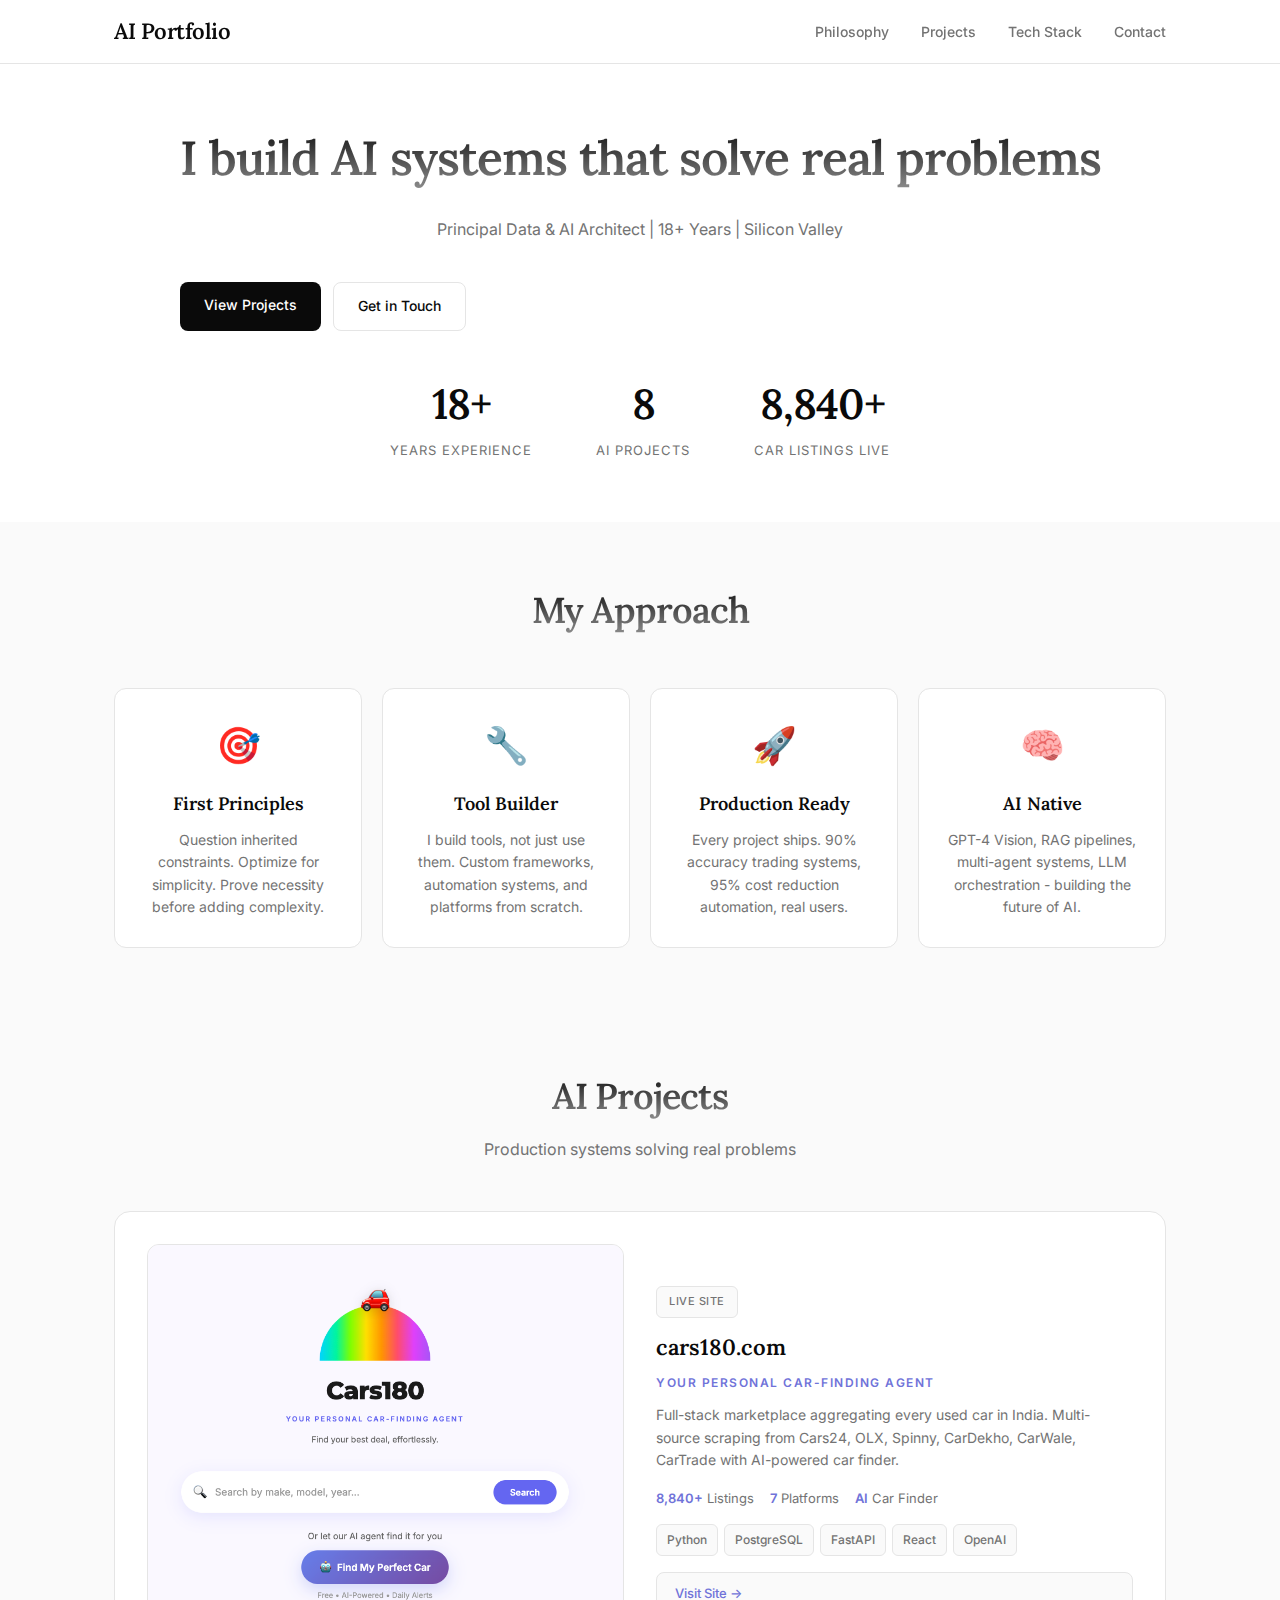
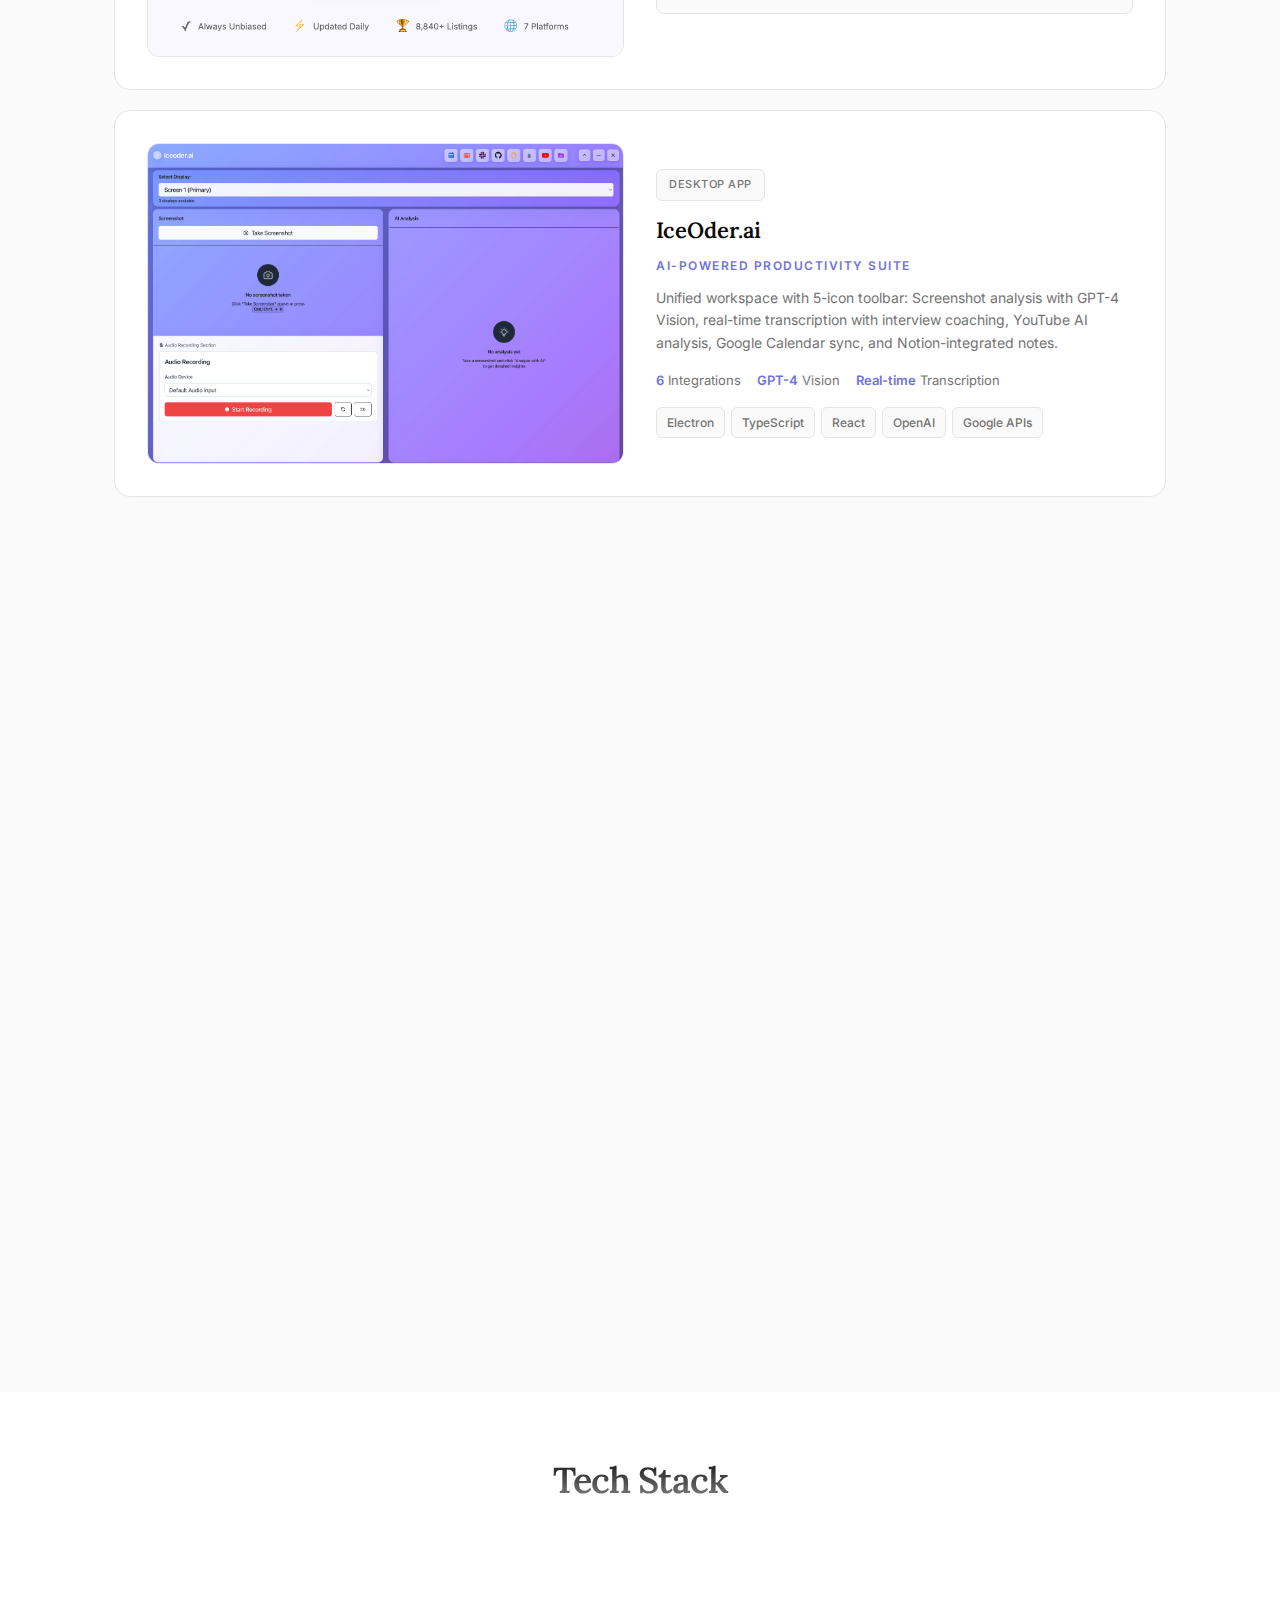
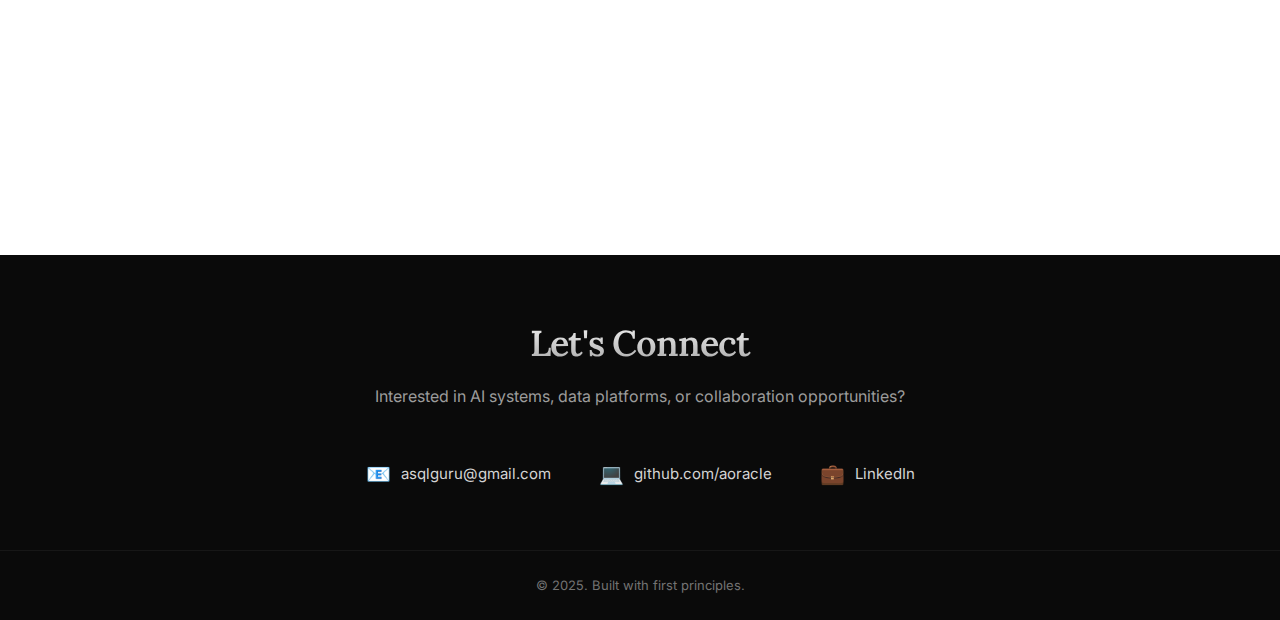
<file: index.html>
<!DOCTYPE html>
<html lang="en">
<head>
    <meta charset="UTF-8">
    <meta name="viewport" content="width=device-width, initial-scale=1.0">
    <title>AI Systems Builder | Portfolio</title>
    <meta name="description" content="Principal Data & AI Architect with 18+ years building production AI systems">
    <link rel="preconnect" href="https://fonts.googleapis.com">
    <link rel="preconnect" href="https://fonts.gstatic.com" crossorigin>
    <link href="https://fonts.googleapis.com/css2?family=Inter:wght@400;500;600;700&family=Lora:wght@500;600;700&display=swap" rel="stylesheet">
    <link rel="stylesheet" href="css/style.css">
</head>
<body>
    <!-- Navigation -->
    <nav class="navbar">
        <div class="nav-container">
            <a href="#" class="nav-logo">AI Portfolio</a>
            <ul class="nav-menu">
                <li><a href="#philosophy">Philosophy</a></li>
                <li><a href="#projects">Projects</a></li>
                <li><a href="#tech">Tech Stack</a></li>
                <li><a href="#contact">Contact</a></li>
            </ul>
            <button class="nav-toggle" aria-label="Toggle menu">
                <span></span>
                <span></span>
                <span></span>
            </button>
        </div>
    </nav>

    <!-- Hero Section -->
    <section id="hero" class="hero">
        <div class="hero-content">
            <h1 class="hero-title">I build AI systems that solve real problems</h1>
            <p class="hero-description">Principal Data & AI Architect | 18+ Years | Silicon Valley</p>
            <div class="hero-cta">
                <a href="#projects" class="btn btn-primary">View Projects</a>
                <a href="#contact" class="btn btn-secondary">Get in Touch</a>
            </div>
        </div>
        <div class="hero-stats">
            <div class="stat">
                <span class="stat-number">18+</span>
                <span class="stat-label">Years Experience</span>
            </div>
            <div class="stat">
                <span class="stat-number">8</span>
                <span class="stat-label">AI Projects</span>
            </div>
            <div class="stat">
                <span class="stat-number">8,840+</span>
                <span class="stat-label">Car Listings Live</span>
            </div>
        </div>
    </section>

    <!-- Philosophy Section -->
    <section id="philosophy" class="philosophy">
        <div class="container">
            <h2 class="section-title">My Approach</h2>
            <div class="philosophy-grid">
                <div class="philosophy-card">
                    <div class="philosophy-icon">🎯</div>
                    <h3>First Principles</h3>
                    <p>Question inherited constraints. Optimize for simplicity. Prove necessity before adding complexity.</p>
                </div>
                <div class="philosophy-card">
                    <div class="philosophy-icon">🔧</div>
                    <h3>Tool Builder</h3>
                    <p>I build tools, not just use them. Custom frameworks, automation systems, and platforms from scratch.</p>
                </div>
                <div class="philosophy-card">
                    <div class="philosophy-icon">🚀</div>
                    <h3>Production Ready</h3>
                    <p>Every project ships. 90% accuracy trading systems, 95% cost reduction automation, real users.</p>
                </div>
                <div class="philosophy-card">
                    <div class="philosophy-icon">🧠</div>
                    <h3>AI Native</h3>
                    <p>GPT-4 Vision, RAG pipelines, multi-agent systems, LLM orchestration - building the future of AI.</p>
                </div>
            </div>
        </div>
    </section>

    <!-- Projects Section -->
    <section id="projects" class="projects">
        <div class="container">
            <h2 class="section-title">AI Projects</h2>
            <p class="section-subtitle">Production systems solving real problems</p>

            <div class="projects-grid">
                <!-- Project 1: cars180 -->
                <div class="project-card-showcase">
                    <div class="showcase-preview">
                        <a href="https://cars180.com" target="_blank">
                            <img src="images/projects/cars180-preview.png" alt="Cars180 - Your Personal Car-Finding Agent" class="showcase-image">
                        </a>
                    </div>
                    <div class="showcase-content">
                        <div class="project-badge">Live Site</div>
                        <h3 class="project-title has-tooltip">
                            <a href="https://cars180.com" target="_blank" class="project-link-dark">cars180.com</a>
                            <div class="tooltip">
                                <strong>Full-Stack Car Marketplace Platform</strong>
                                <p>Aggregates used car listings from 7+ platforms (Cars24, OLX, Spinny, CarDekho, CarWale, CarTrade, Facebook) into one unified search.</p>
                                <ul>
                                    <li><strong>AI Buyer Agent:</strong> Natural language car finder powered by OpenAI</li>
                                    <li><strong>Smart Scraping:</strong> Multi-source collectors with deduplication</li>
                                    <li><strong>140-column DB:</strong> Unified vehicle schema with price history</li>
                                    <li><strong>Daily Updates:</strong> Automated refresh of all listings</li>
                                </ul>
                                <span class="tooltip-tech">Python • FastAPI • PostgreSQL • React • OpenAI</span>
                            </div>
                        </h3>
                        <p class="project-tagline-dark">Your Personal Car-Finding Agent</p>
                        <p class="project-description">Full-stack marketplace aggregating every used car in India. Multi-source scraping from Cars24, OLX, Spinny, CarDekho, CarWale, CarTrade with AI-powered car finder.</p>
                        <div class="project-metrics">
                            <span class="metric"><strong>8,840+</strong> Listings</span>
                            <span class="metric"><strong>7</strong> Platforms</span>
                            <span class="metric"><strong>AI</strong> Car Finder</span>
                        </div>
                        <div class="project-tech">
                            <span class="tech-badge">Python</span>
                            <span class="tech-badge">PostgreSQL</span>
                            <span class="tech-badge">FastAPI</span>
                            <span class="tech-badge">React</span>
                            <span class="tech-badge">OpenAI</span>
                        </div>
                        <a href="https://cars180.com" target="_blank" class="btn-visit-dark">Visit Site →</a>
                    </div>
                </div>

                <!-- Project 2: IceOder.ai -->
                <div class="project-card-showcase">
                    <div class="showcase-preview">
                        <img src="images/projects/iceoder-preview.png" alt="IceOder.ai - AI-Powered Productivity Suite" class="showcase-image clickable-image" onclick="openLightbox(this.src)">
                    </div>
                    <div class="showcase-content">
                        <div class="project-badge">Desktop App</div>
                        <h3 class="project-title has-tooltip">
                            IceOder.ai
                            <div class="tooltip">
                                <strong>AI-Powered Productivity Suite</strong>
                                <p>Comprehensive desktop app combining screenshot analysis, live transcription, and productivity integrations.</p>
                                <ul>
                                    <li><strong>Screenshot Analysis:</strong> GPT-4 Vision with follow-up chat</li>
                                    <li><strong>Live Transcription:</strong> Real-time speech-to-text with speaker diarization</li>
                                    <li><strong>Interview Coaching:</strong> AI-powered response suggestions and question detection</li>
                                    <li><strong>YouTube Analysis:</strong> Full transcript extraction, AI summaries, word clouds</li>
                                    <li><strong>Notion Integration:</strong> Smart notes saved directly to your database</li>
                                    <li><strong>Calendar Sync:</strong> Google Calendar weekly view</li>
                                </ul>
                                <span class="tooltip-tech">Electron • TypeScript • React • OpenAI • Google APIs • Notion API</span>
                            </div>
                        </h3>
                        <p class="project-tagline-dark">AI-Powered Productivity Suite</p>
                        <p class="project-description">Unified workspace with 5-icon toolbar: Screenshot analysis with GPT-4 Vision, real-time transcription with interview coaching, YouTube AI analysis, Google Calendar sync, and Notion-integrated notes.</p>
                        <div class="project-metrics">
                            <span class="metric"><strong>6</strong> Integrations</span>
                            <span class="metric"><strong>GPT-4</strong> Vision</span>
                            <span class="metric"><strong>Real-time</strong> Transcription</span>
                        </div>
                        <div class="project-tech">
                            <span class="tech-badge">Electron</span>
                            <span class="tech-badge">TypeScript</span>
                            <span class="tech-badge">React</span>
                            <span class="tech-badge">OpenAI</span>
                            <span class="tech-badge">Google APIs</span>
                        </div>
                    </div>
                </div>

                <!-- Project 3: SPX Trading -->
                <div class="project-card">
                    <div class="project-badge">90% Accuracy</div>
                    <h3 class="project-title has-tooltip">SPX Trading System
                        <div class="tooltip">
                            <strong>Real-Time S&P 500 Prediction System</strong>
                            <p>Comprehensive trading analysis with 90% accuracy on 20+ point moves.</p>
                            <ul>
                                <li><strong>Live Predictor:</strong> 60-second prediction cycles with confidence scoring</li>
                                <li><strong>Multi-LLM:</strong> OpenAI, Ollama, and local model support</li>
                                <li><strong>Triple Barrier:</strong> ML labeling framework preventing lookahead bias</li>
                                <li><strong>Level Analysis:</strong> Support/resistance with 52-58% directional accuracy</li>
                                <li><strong>Pattern Detection:</strong> Shendi, Shepti, Doji candlestick recognition</li>
                            </ul>
                            <span class="tooltip-tech">Python • ML • ThetaData • OpenAI • Ollama</span>
                        </div>
                    </h3>
                    <p class="project-description">Real-time S&P 500 prediction system with 90% accuracy on 20+ point moves. Multi-LLM support, triple barrier labeling, automated analysis.</p>
                    <div class="project-metrics">
                        <span class="metric"><strong>90%</strong> Accuracy</span>
                        <span class="metric"><strong>60s</strong> Predictions</span>
                        <span class="metric"><strong>Multi-LLM</strong> Support</span>
                    </div>
                    <div class="project-tech">
                        <span class="tech-badge">Python</span>
                        <span class="tech-badge">ML</span>
                        <span class="tech-badge">ThetaData</span>
                        <span class="tech-badge">OpenAI</span>
                    </div>
                </div>

                <!-- Project 4: LinkedIn Automation -->
                <div class="project-card">
                    <div class="project-badge">95% Cost Reduction</div>
                    <h3 class="project-title has-tooltip">LinkedIn Job Automation
                        <div class="tooltip">
                            <strong>Self-Learning Job Application System</strong>
                            <p>Intelligent automation with 95% token reduction vs traditional approaches.</p>
                            <ul>
                                <li><strong>Smart Targeting:</strong> 50 tokens vs 2,500 traditional (95% reduction)</li>
                                <li><strong>Element Registry:</strong> 150+ LinkedIn UI elements auto-discovered</li>
                                <li><strong>Self-Learning:</strong> Adapts to new UI patterns automatically</li>
                                <li><strong>Cost Efficient:</strong> $0.03-$0.05 per session vs $1.25 traditional</li>
                            </ul>
                            <span class="tooltip-tech">Python • Playwright • OpenAI • Browser-Use</span>
                        </div>
                    </h3>
                    <p class="project-description">Self-learning job application system with 95% token reduction. Smart element targeting, auto-discovered UI registry of 150+ elements.</p>
                    <div class="project-metrics">
                        <span class="metric"><strong>95%</strong> Token Reduction</span>
                        <span class="metric"><strong>$0.03</strong> Per Session</span>
                        <span class="metric"><strong>150+</strong> UI Elements</span>
                    </div>
                    <div class="project-tech">
                        <span class="tech-badge">Python</span>
                        <span class="tech-badge">Playwright</span>
                        <span class="tech-badge">OpenAI</span>
                        <span class="tech-badge">Browser-Use</span>
                    </div>
                </div>

                <!-- Project 5: WhatsApp Summarizer -->
                <div class="project-card">
                    <div class="project-badge">100% Success Rate</div>
                    <h3 class="project-title has-tooltip">WhatsApp Summarizer
                        <div class="tooltip">
                            <strong>3-Agent Automation System</strong>
                            <p>Fully automated WhatsApp conversation capture and AI summarization.</p>
                            <ul>
                                <li><strong>Agent 1 (Controller):</strong> WhatsApp navigation, group selection, scrolling</li>
                                <li><strong>Agent 2 (Capture):</strong> Synchronized screenshot capture</li>
                                <li><strong>Agent 3 (Analyzer):</strong> GPT-4 Vision real-time analysis</li>
                                <li><strong>100% Success:</strong> Comprehensive end-to-end testing passed</li>
                            </ul>
                            <span class="tooltip-tech">Python • GPT-4 Vision • Multi-Agent • Automation</span>
                        </div>
                    </h3>
                    <p class="project-description">3-agent automation system for WhatsApp conversation capture and AI summarization. Controller, screenshot taker, and GPT-4 Vision analyzer.</p>
                    <div class="project-metrics">
                        <span class="metric"><strong>3</strong> Agents</span>
                        <span class="metric"><strong>100%</strong> Success</span>
                        <span class="metric"><strong>&lt;1min</strong> Per Group</span>
                    </div>
                    <div class="project-tech">
                        <span class="tech-badge">Python</span>
                        <span class="tech-badge">GPT-4 Vision</span>
                        <span class="tech-badge">Multi-Agent</span>
                    </div>
                </div>

                <!-- Project 6: YouTube AI Suite -->
                <div class="project-card">
                    <div class="project-badge">Production</div>
                    <h3 class="project-title has-tooltip">YouTube AI Suite
                        <div class="tooltip">
                            <strong>Comprehensive YouTube Analysis Platform</strong>
                            <p>Three integrated tools for YouTube content analysis and summarization.</p>
                            <ul>
                                <li><strong>TubeBrain:</strong> Transcript extraction + GPT-4 summaries + word clouds</li>
                                <li><strong>News Feed:</strong> Transform subscriptions into AI-powered news digest</li>
                                <li><strong>Transcriber:</strong> Multi-language support with Notion export</li>
                                <li><strong>Sentiment:</strong> Video tone analysis and discussion questions</li>
                            </ul>
                            <span class="tooltip-tech">Python • Flask • GPT-4 • YouTube API • WordCloud</span>
                        </div>
                    </h3>
                    <p class="project-description">Comprehensive YouTube analysis: transcript extraction, AI summaries with GPT-4, word cloud visualization, sentiment analysis, action items.</p>
                    <div class="project-metrics">
                        <span class="metric"><strong>3</strong> Tools Combined</span>
                        <span class="metric"><strong>$0.002</strong> Per Video</span>
                        <span class="metric"><strong>Multi-lang</strong> Support</span>
                    </div>
                    <div class="project-tech">
                        <span class="tech-badge">Python</span>
                        <span class="tech-badge">Flask</span>
                        <span class="tech-badge">GPT-4</span>
                        <span class="tech-badge">YouTube API</span>
                    </div>
                </div>

                <!-- Project 7: Voice Clone -->
                <div class="project-card">
                    <div class="project-badge">Complete</div>
                    <h3 class="project-title has-tooltip">Voice Clone System
                        <div class="tooltip">
                            <strong>Concatenative Voice Synthesis</strong>
                            <p>Voice cloning system using only the target speaker's actual voice samples.</p>
                            <ul>
                                <li><strong>Speaker ID:</strong> Automatically identifies target speaker from video</li>
                                <li><strong>Voice Separation:</strong> Filters out interviewers and background</li>
                                <li><strong>Word Library:</strong> 306 unique words, 672 word versions extracted</li>
                                <li><strong>High Quality:</strong> 48kHz sample rate with proper fade in/out</li>
                            </ul>
                            <span class="tooltip-tech">Python • Audio Processing • Speaker ID • Synthesis</span>
                        </div>
                    </h3>
                    <p class="project-description">Voice cloning using concatenative synthesis. Speaker identification, voice separation, word library of 306 unique words from source audio.</p>
                    <div class="project-metrics">
                        <span class="metric"><strong>306</strong> Words</span>
                        <span class="metric"><strong>672</strong> Versions</span>
                        <span class="metric"><strong>48kHz</strong> Quality</span>
                    </div>
                    <div class="project-tech">
                        <span class="tech-badge">Python</span>
                        <span class="tech-badge">Audio Processing</span>
                        <span class="tech-badge">Speaker ID</span>
                    </div>
                </div>

                <!-- Project 8: DBValidator -->
                <div class="project-card">
                    <div class="project-badge">Production</div>
                    <h3 class="project-title has-tooltip">
                        <a href="projects/dbvalidator.html" class="project-link-dark">DBValidator</a>
                        <div class="tooltip">
                            <strong>Multi-Platform Database Validation</strong>
                            <p>Intelligent database validation tool with 4 matching modes.</p>
                            <ul>
                                <li><strong>Exact Match:</strong> Row-by-row comparison with hash validation</li>
                                <li><strong>Selective:</strong> Compare specific columns with tolerance</li>
                                <li><strong>DQ Rules:</strong> Data quality rule-based validation</li>
                                <li><strong>Adaptive:</strong> Handle transformations during migration</li>
                                <li><strong>122 Tests:</strong> 90 unit + 32 integration tests</li>
                            </ul>
                            <span class="tooltip-tech">Python • Oracle • Databricks • Snowflake • PostgreSQL</span>
                        </div>
                    </h3>
                    <p class="project-description">Multi-platform database validation with 4 modes: Exact Match, Selective, DQ Rules, Adaptive. Supports Oracle, Databricks, Snowflake, PostgreSQL.</p>
                    <div class="project-metrics">
                        <span class="metric"><strong>122</strong> Tests</span>
                        <span class="metric"><strong>4</strong> Modes</span>
                        <span class="metric"><strong>5</strong> Platforms</span>
                    </div>
                    <div class="project-tech">
                        <span class="tech-badge">Python</span>
                        <span class="tech-badge">Oracle</span>
                        <span class="tech-badge">Databricks</span>
                        <span class="tech-badge">Snowflake</span>
                    </div>
                </div>
            </div>
        </div>
    </section>

    <!-- Tech Stack Section -->
    <section id="tech" class="tech-stack">
        <div class="container">
            <h2 class="section-title">Tech Stack</h2>
            <div class="tech-categories">
                <div class="tech-category">
                    <h3>AI/ML</h3>
                    <div class="tech-list">
                        <span>OpenAI GPT-4</span>
                        <span>Amazon Bedrock</span>
                        <span>RAG Pipelines</span>
                        <span>LangChain</span>
                        <span>MLflow</span>
                        <span>Computer Vision</span>
                    </div>
                </div>
                <div class="tech-category">
                    <h3>Data Platforms</h3>
                    <div class="tech-list">
                        <span>Databricks</span>
                        <span>Snowflake</span>
                        <span>Spark</span>
                        <span>Trino</span>
                        <span>Airflow</span>
                        <span>Delta Lake</span>
                    </div>
                </div>
                <div class="tech-category">
                    <h3>Languages</h3>
                    <div class="tech-list">
                        <span>Python</span>
                        <span>SQL</span>
                        <span>TypeScript</span>
                        <span>Scala</span>
                        <span>Java</span>
                        <span>PySpark</span>
                    </div>
                </div>
                <div class="tech-category">
                    <h3>Infrastructure</h3>
                    <div class="tech-list">
                        <span>AWS</span>
                        <span>Kubernetes</span>
                        <span>Docker</span>
                        <span>Terraform</span>
                        <span>PostgreSQL</span>
                        <span>Redis</span>
                    </div>
                </div>
            </div>
        </div>
    </section>

    <!-- Contact Section -->
    <section id="contact" class="contact">
        <div class="container">
            <h2 class="section-title">Let's Connect</h2>
            <p class="contact-description">Interested in AI systems, data platforms, or collaboration opportunities?</p>
            <div class="contact-links">
                <a href="mailto:asqlguru@gmail.com" class="contact-link">
                    <span class="contact-icon">📧</span>
                    <span>asqlguru@gmail.com</span>
                </a>
                <a href="https://github.com/aoracle" target="_blank" class="contact-link">
                    <span class="contact-icon">💻</span>
                    <span>github.com/aoracle</span>
                </a>
                <a href="https://www.linkedin.com/in/claude-ai" target="_blank" class="contact-link">
                    <span class="contact-icon">💼</span>
                    <span>LinkedIn</span>
                </a>
            </div>
        </div>
    </section>

    <!-- Footer -->
    <footer class="footer">
        <div class="container">
            <p>&copy; 2025. Built with first principles.</p>
        </div>
    </footer>

    <!-- Lightbox Modal -->
    <div id="lightbox" class="lightbox" onclick="closeLightbox()">
        <span class="lightbox-close">&times;</span>
        <img id="lightbox-img" class="lightbox-content">
    </div>

    <script src="js/main.js"></script>
</body>
</html>
</file>
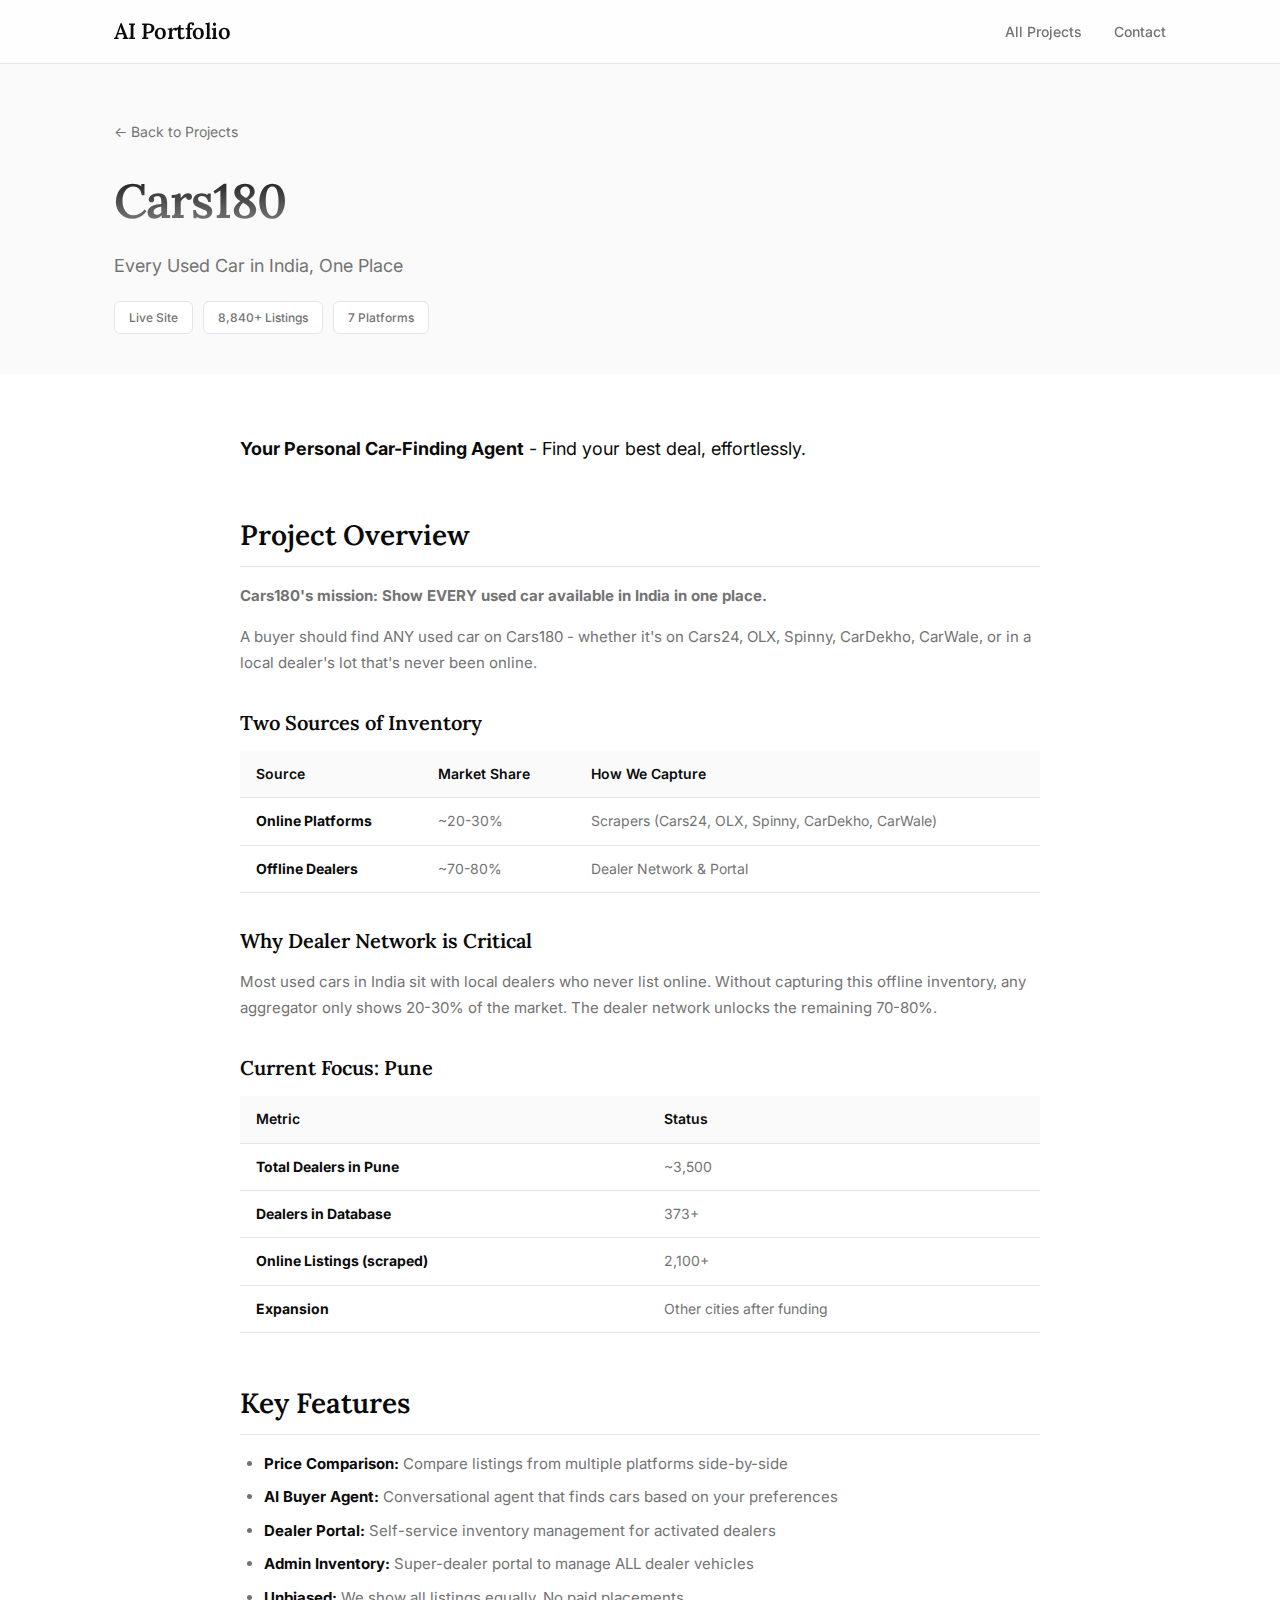
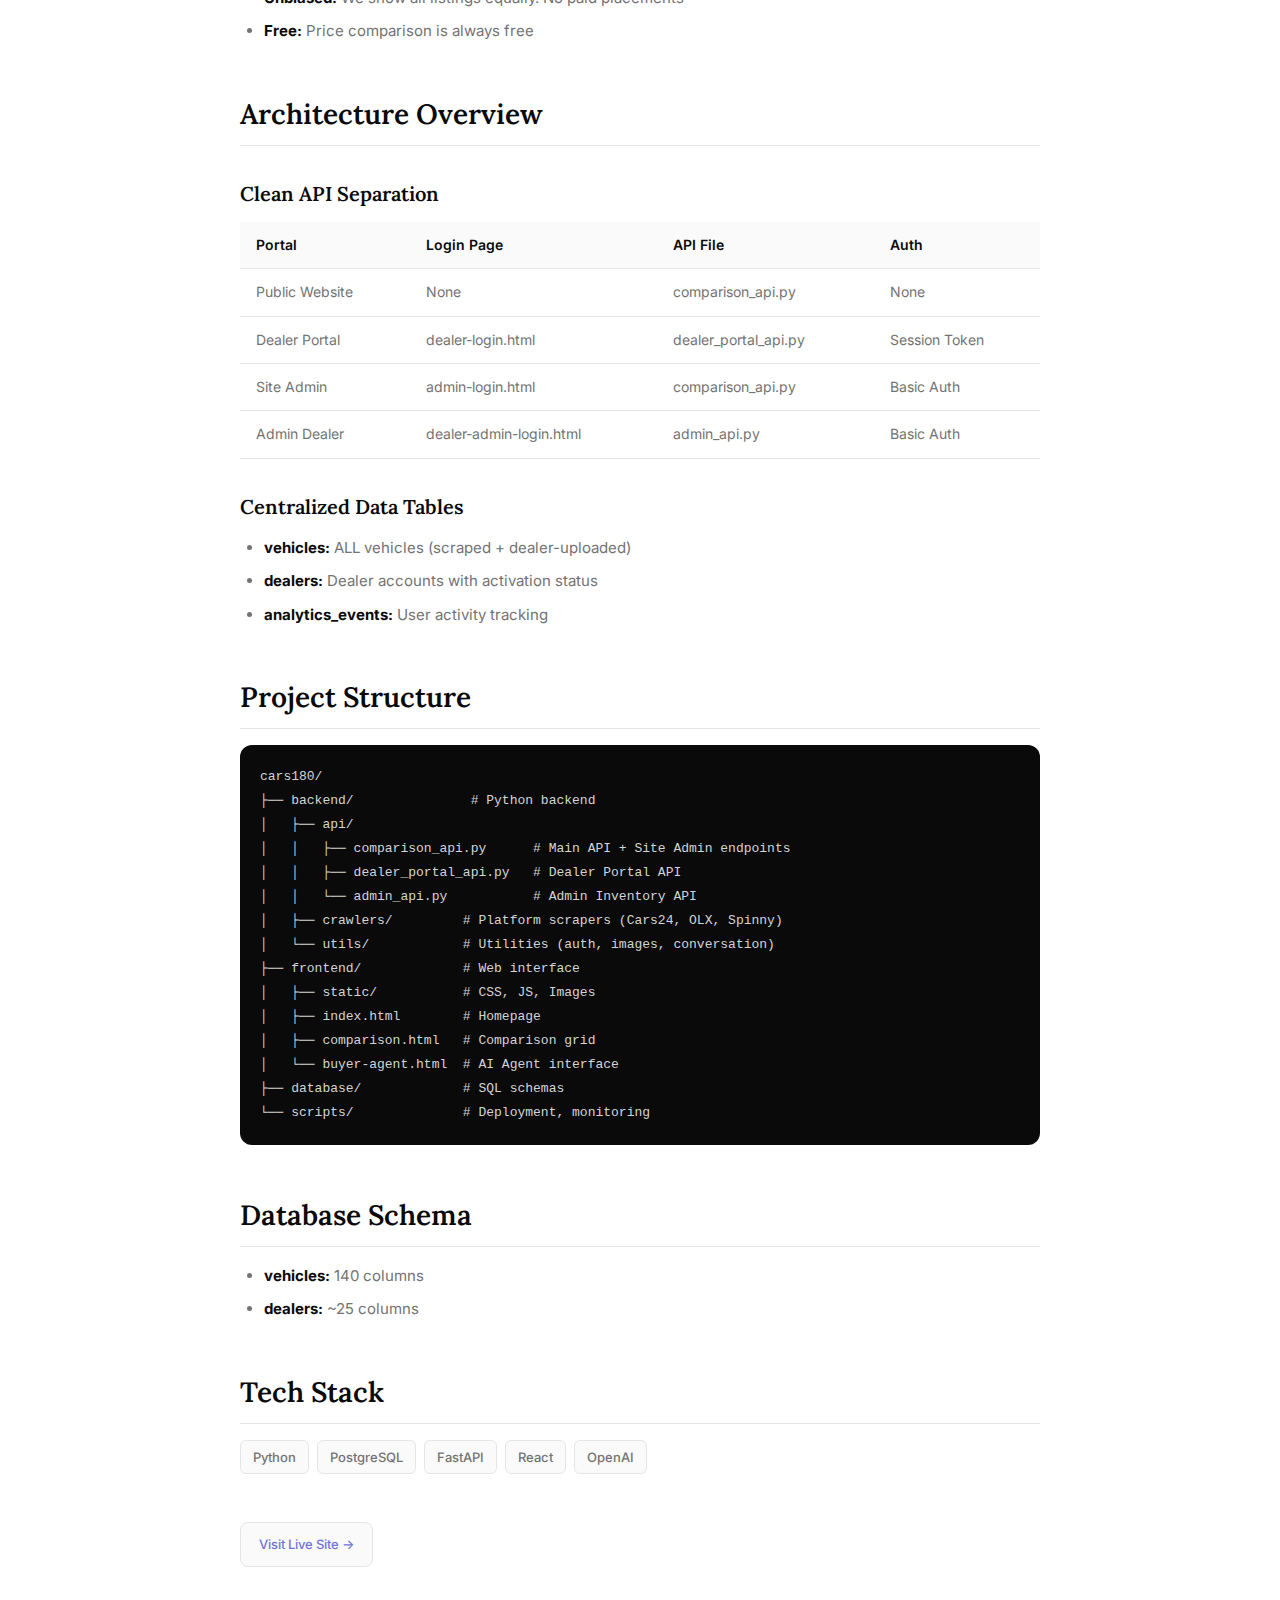
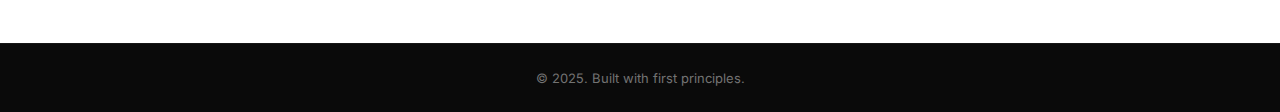
<file: projects/cars180.html>
<!DOCTYPE html>
<html lang="en">
<head>
    <meta charset="UTF-8">
    <meta name="viewport" content="width=device-width, initial-scale=1.0">
    <title>Cars180 | AI Portfolio</title>
    <link rel="preconnect" href="https://fonts.googleapis.com">
    <link rel="preconnect" href="https://fonts.gstatic.com" crossorigin>
    <link href="https://fonts.googleapis.com/css2?family=Inter:wght@400;500;600;700&family=Lora:wght@500;600;700&display=swap" rel="stylesheet">
    <link rel="stylesheet" href="../css/style.css">
    <link rel="stylesheet" href="../css/project-page.css">
</head>
<body>
    <nav class="navbar">
        <div class="nav-container">
            <a href="../index.html" class="nav-logo">AI Portfolio</a>
            <ul class="nav-menu">
                <li><a href="../index.html#projects">All Projects</a></li>
                <li><a href="../index.html#contact">Contact</a></li>
            </ul>
        </div>
    </nav>

    <section class="project-header">
        <div class="container">
            <a href="../index.html#projects" class="back-link">&larr; Back to Projects</a>
            <h1 class="project-page-title">Cars180</h1>
            <p class="project-page-tagline">Every Used Car in India, One Place</p>
            <div class="project-page-badges">
                <span class="badge">Live Site</span>
                <span class="badge">8,840+ Listings</span>
                <span class="badge">7 Platforms</span>
            </div>
        </div>
    </section>

    <section class="project-content">
        <div class="container">
            <div class="readme-content">
                <p class="lead"><strong>Your Personal Car-Finding Agent</strong> - Find your best deal, effortlessly.</p>

                <h2>Project Overview</h2>
                <p><strong>Cars180's mission: Show EVERY used car available in India in one place.</strong></p>
                <p>A buyer should find ANY used car on Cars180 - whether it's on Cars24, OLX, Spinny, CarDekho, CarWale, or in a local dealer's lot that's never been online.</p>

                <h3>Two Sources of Inventory</h3>
                <div class="mode-table">
                    <table>
                        <thead>
                            <tr><th>Source</th><th>Market Share</th><th>How We Capture</th></tr>
                        </thead>
                        <tbody>
                            <tr><td><strong>Online Platforms</strong></td><td>~20-30%</td><td>Scrapers (Cars24, OLX, Spinny, CarDekho, CarWale)</td></tr>
                            <tr><td><strong>Offline Dealers</strong></td><td>~70-80%</td><td>Dealer Network & Portal</td></tr>
                        </tbody>
                    </table>
                </div>

                <h3>Why Dealer Network is Critical</h3>
                <p>Most used cars in India sit with local dealers who never list online. Without capturing this offline inventory, any aggregator only shows 20-30% of the market. The dealer network unlocks the remaining 70-80%.</p>

                <h3>Current Focus: Pune</h3>
                <div class="mode-table">
                    <table>
                        <thead><tr><th>Metric</th><th>Status</th></tr></thead>
                        <tbody>
                            <tr><td><strong>Total Dealers in Pune</strong></td><td>~3,500</td></tr>
                            <tr><td><strong>Dealers in Database</strong></td><td>373+</td></tr>
                            <tr><td><strong>Online Listings (scraped)</strong></td><td>2,100+</td></tr>
                            <tr><td><strong>Expansion</strong></td><td>Other cities after funding</td></tr>
                        </tbody>
                    </table>
                </div>

                <h2>Key Features</h2>
                <ul>
                    <li><strong>Price Comparison:</strong> Compare listings from multiple platforms side-by-side</li>
                    <li><strong>AI Buyer Agent:</strong> Conversational agent that finds cars based on your preferences</li>
                    <li><strong>Dealer Portal:</strong> Self-service inventory management for activated dealers</li>
                    <li><strong>Admin Inventory:</strong> Super-dealer portal to manage ALL dealer vehicles</li>
                    <li><strong>Unbiased:</strong> We show all listings equally. No paid placements</li>
                    <li><strong>Free:</strong> Price comparison is always free</li>
                </ul>

                <h2>Architecture Overview</h2>
                <h3>Clean API Separation</h3>
                <div class="mode-table">
                    <table>
                        <thead><tr><th>Portal</th><th>Login Page</th><th>API File</th><th>Auth</th></tr></thead>
                        <tbody>
                            <tr><td>Public Website</td><td>None</td><td>comparison_api.py</td><td>None</td></tr>
                            <tr><td>Dealer Portal</td><td>dealer-login.html</td><td>dealer_portal_api.py</td><td>Session Token</td></tr>
                            <tr><td>Site Admin</td><td>admin-login.html</td><td>comparison_api.py</td><td>Basic Auth</td></tr>
                            <tr><td>Admin Dealer</td><td>dealer-admin-login.html</td><td>admin_api.py</td><td>Basic Auth</td></tr>
                        </tbody>
                    </table>
                </div>

                <h3>Centralized Data Tables</h3>
                <ul>
                    <li><strong>vehicles:</strong> ALL vehicles (scraped + dealer-uploaded)</li>
                    <li><strong>dealers:</strong> Dealer accounts with activation status</li>
                    <li><strong>analytics_events:</strong> User activity tracking</li>
                </ul>

                <h2>Project Structure</h2>
                <pre><code>cars180/
├── backend/               # Python backend
│   ├── api/
│   │   ├── comparison_api.py      # Main API + Site Admin endpoints
│   │   ├── dealer_portal_api.py   # Dealer Portal API
│   │   └── admin_api.py           # Admin Inventory API
│   ├── crawlers/         # Platform scrapers (Cars24, OLX, Spinny)
│   └── utils/            # Utilities (auth, images, conversation)
├── frontend/             # Web interface
│   ├── static/           # CSS, JS, Images
│   ├── index.html        # Homepage
│   ├── comparison.html   # Comparison grid
│   └── buyer-agent.html  # AI Agent interface
├── database/             # SQL schemas
└── scripts/              # Deployment, monitoring</code></pre>

                <h2>Database Schema</h2>
                <ul>
                    <li><strong>vehicles:</strong> 140 columns</li>
                    <li><strong>dealers:</strong> ~25 columns</li>
                </ul>

                <h2>Tech Stack</h2>
                <div class="tech-badges">
                    <span class="tech-badge">Python</span>
                    <span class="tech-badge">PostgreSQL</span>
                    <span class="tech-badge">FastAPI</span>
                    <span class="tech-badge">React</span>
                    <span class="tech-badge">OpenAI</span>
                </div>

                <p style="margin-top: 32px;"><a href="https://cars180.com" target="_blank" class="btn-visit-dark">Visit Live Site &rarr;</a></p>
            </div>
        </div>
    </section>

    <footer class="footer">
        <div class="container">
            <p>&copy; 2025. Built with first principles.</p>
        </div>
    </footer>
</body>
</html>
</file>
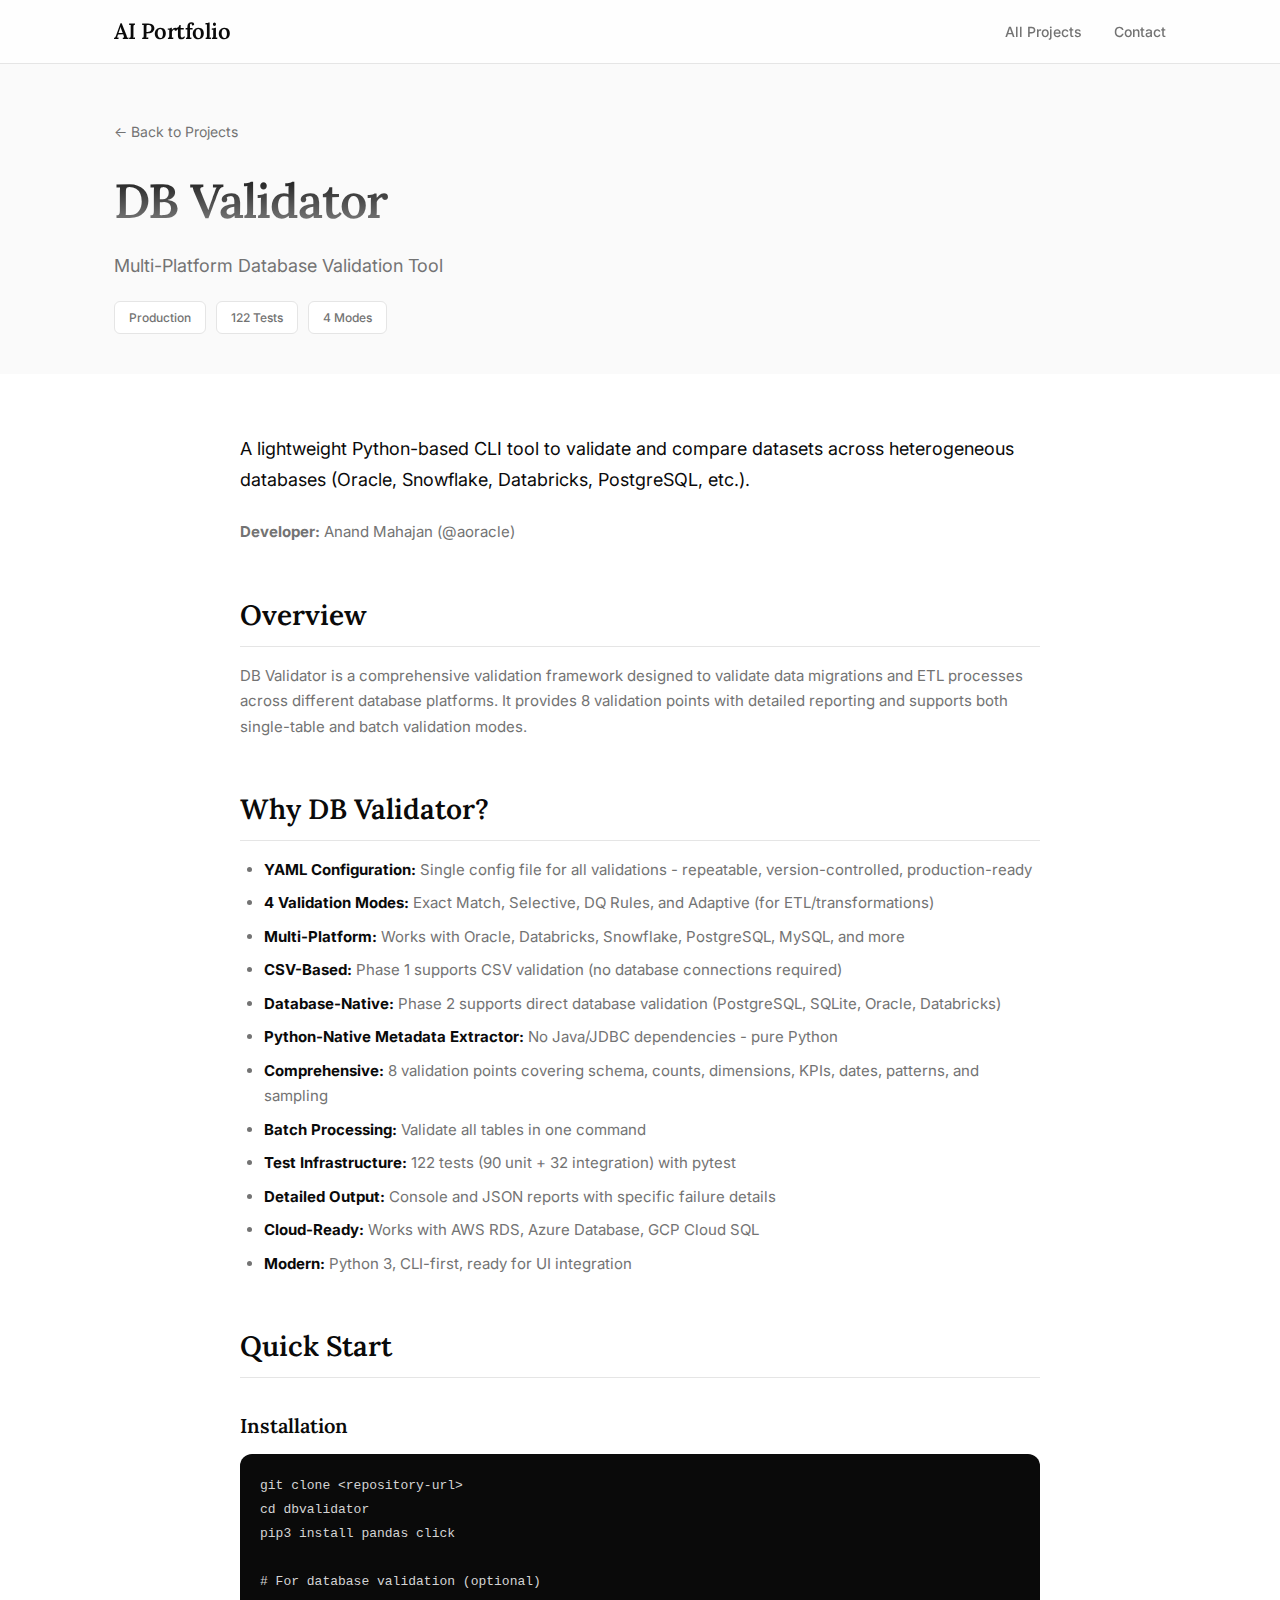
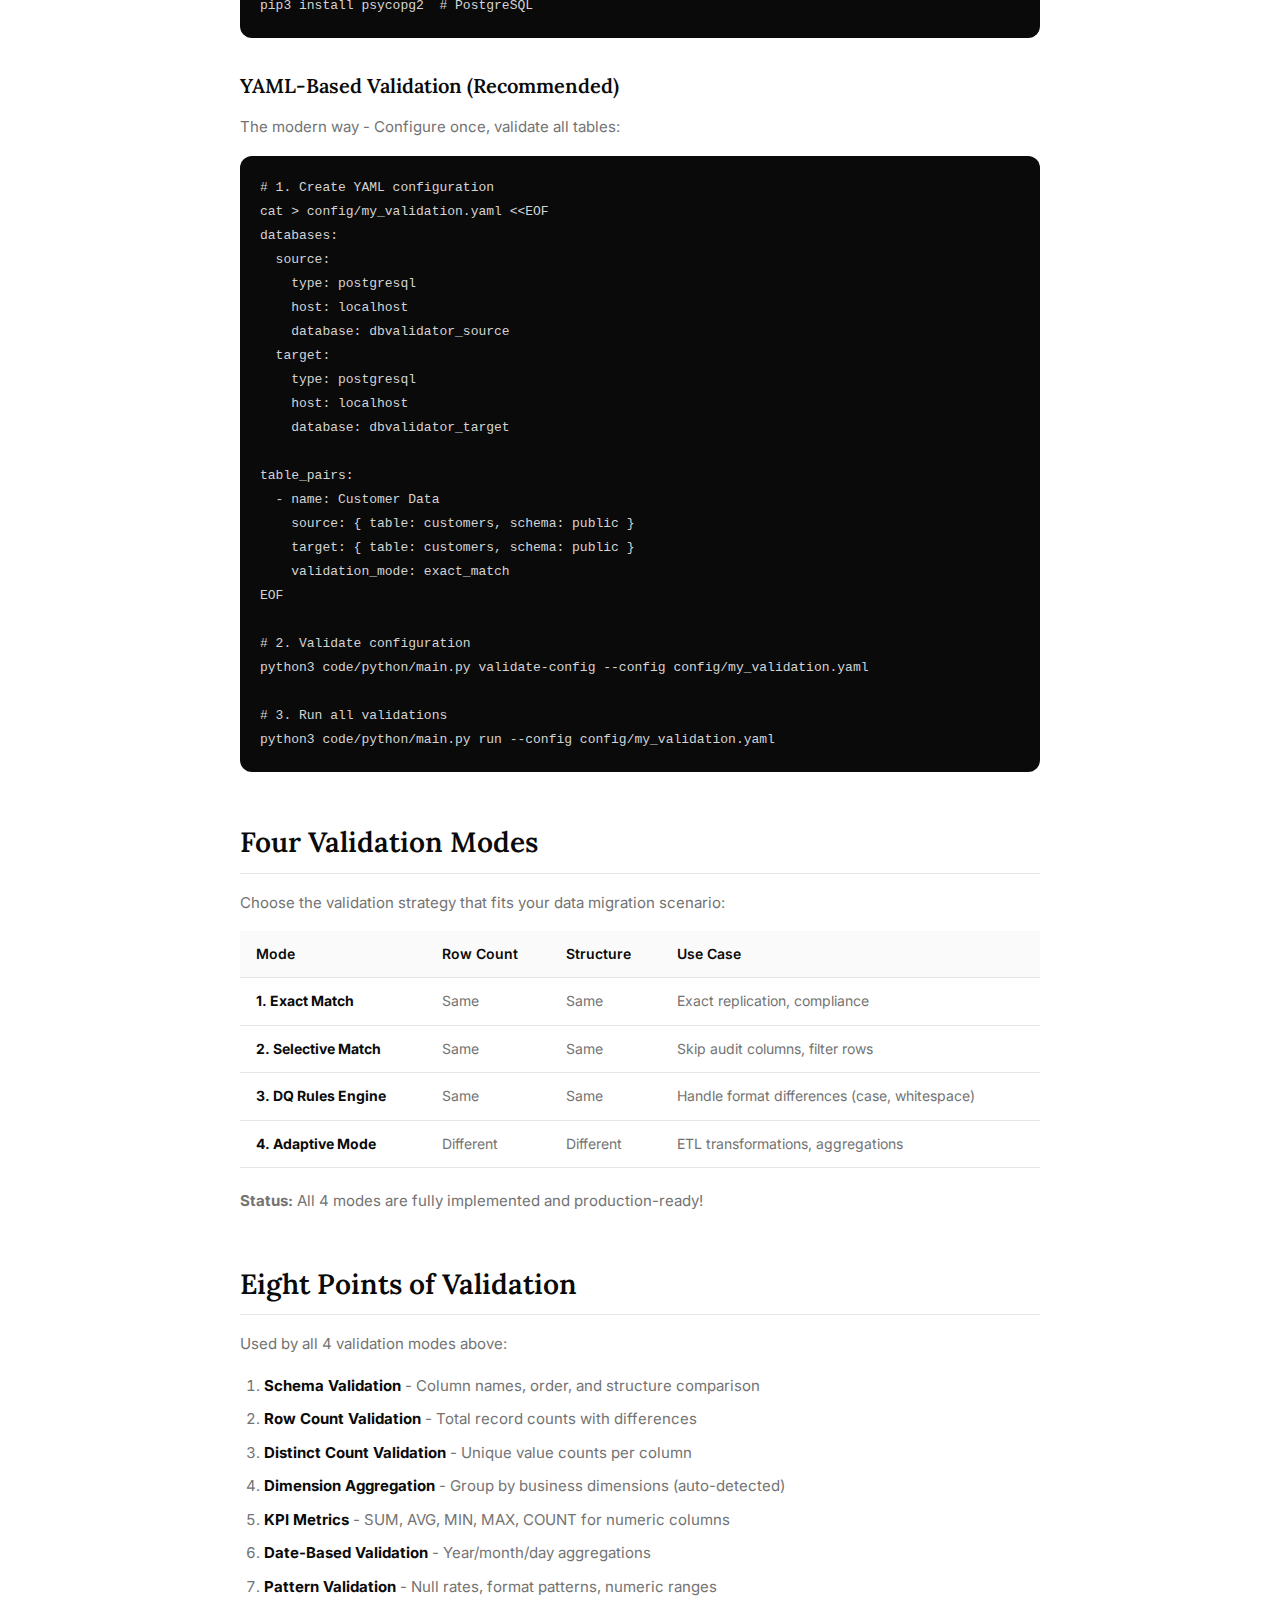
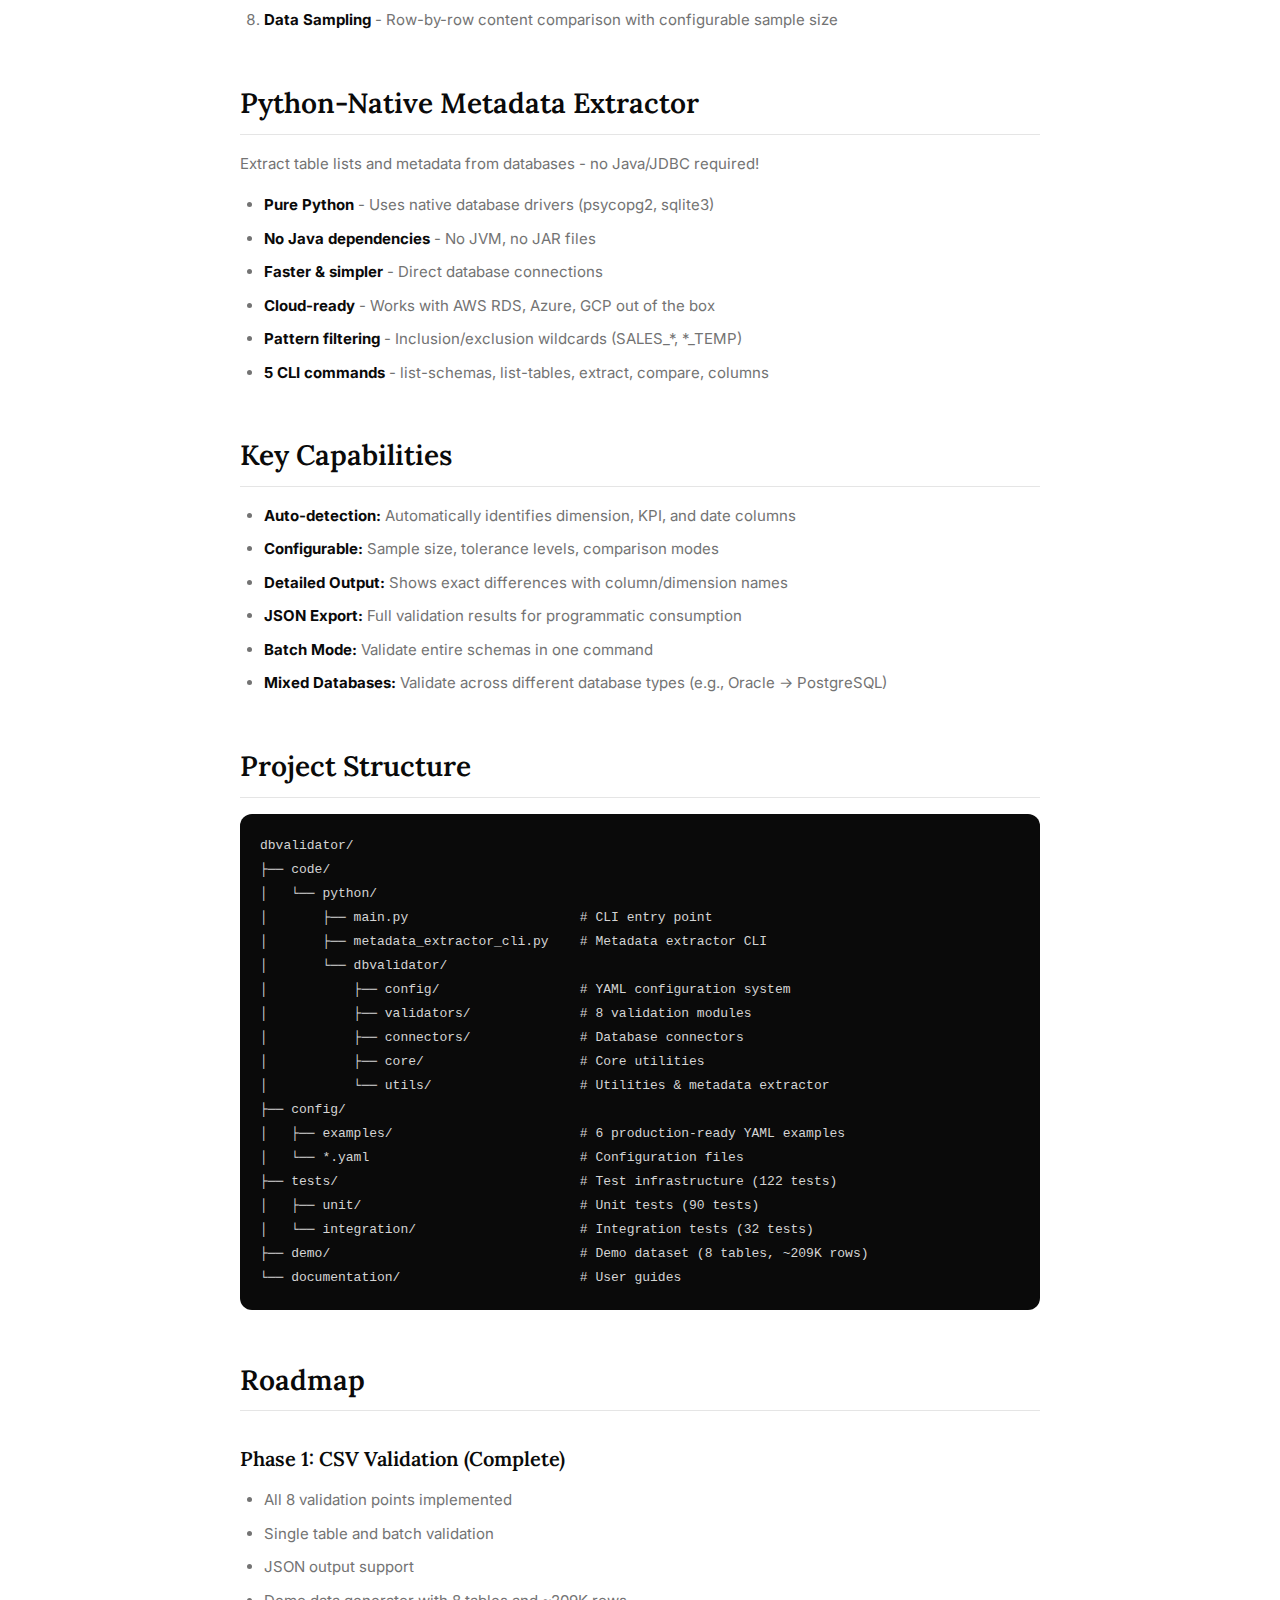
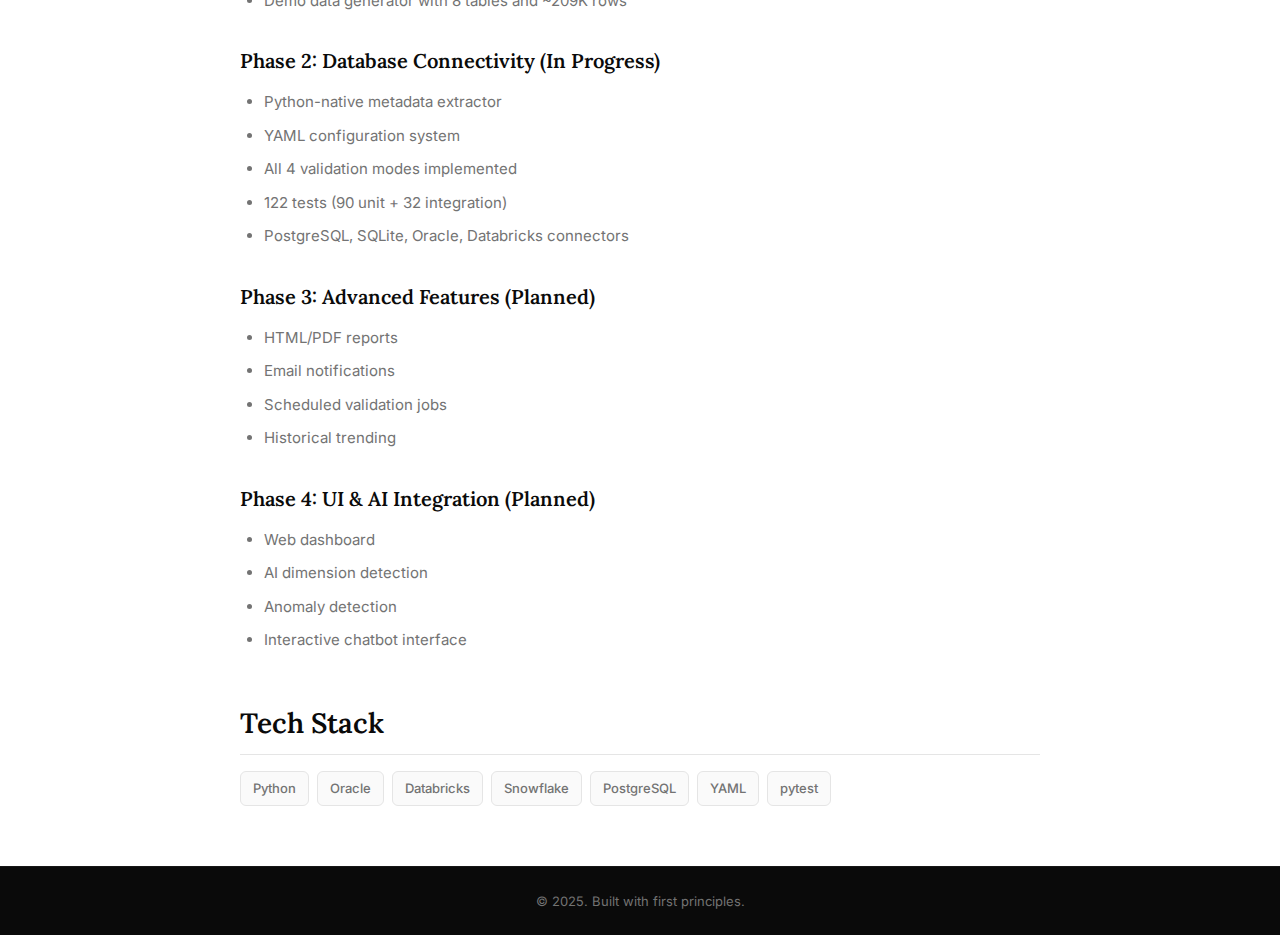
<file: projects/dbvalidator.html>
<!DOCTYPE html>
<html lang="en">
<head>
    <meta charset="UTF-8">
    <meta name="viewport" content="width=device-width, initial-scale=1.0">
    <title>DBValidator | AI Portfolio</title>
    <link rel="preconnect" href="https://fonts.googleapis.com">
    <link rel="preconnect" href="https://fonts.gstatic.com" crossorigin>
    <link href="https://fonts.googleapis.com/css2?family=Inter:wght@400;500;600;700&family=Lora:wght@500;600;700&display=swap" rel="stylesheet">
    <link rel="stylesheet" href="../css/style.css">
    <link rel="stylesheet" href="../css/project-page.css">
</head>
<body>
    <!-- Navigation -->
    <nav class="navbar">
        <div class="nav-container">
            <a href="../index.html" class="nav-logo">AI Portfolio</a>
            <ul class="nav-menu">
                <li><a href="../index.html#projects">All Projects</a></li>
                <li><a href="../index.html#contact">Contact</a></li>
            </ul>
        </div>
    </nav>

    <!-- Project Header -->
    <section class="project-header">
        <div class="container">
            <a href="../index.html#projects" class="back-link">&larr; Back to Projects</a>
            <h1 class="project-page-title">DB Validator</h1>
            <p class="project-page-tagline">Multi-Platform Database Validation Tool</p>
            <div class="project-page-badges">
                <span class="badge">Production</span>
                <span class="badge">122 Tests</span>
                <span class="badge">4 Modes</span>
            </div>
        </div>
    </section>

    <!-- Project Content -->
    <section class="project-content">
        <div class="container">
            <div class="readme-content">
                <p class="lead">A lightweight Python-based CLI tool to validate and compare datasets across heterogeneous databases (Oracle, Snowflake, Databricks, PostgreSQL, etc.).</p>

                <p><strong>Developer:</strong> Anand Mahajan (@aoracle)</p>

                <h2>Overview</h2>
                <p>DB Validator is a comprehensive validation framework designed to validate data migrations and ETL processes across different database platforms. It provides 8 validation points with detailed reporting and supports both single-table and batch validation modes.</p>

                <h2>Why DB Validator?</h2>
                <ul>
                    <li><strong>YAML Configuration:</strong> Single config file for all validations - repeatable, version-controlled, production-ready</li>
                    <li><strong>4 Validation Modes:</strong> Exact Match, Selective, DQ Rules, and Adaptive (for ETL/transformations)</li>
                    <li><strong>Multi-Platform:</strong> Works with Oracle, Databricks, Snowflake, PostgreSQL, MySQL, and more</li>
                    <li><strong>CSV-Based:</strong> Phase 1 supports CSV validation (no database connections required)</li>
                    <li><strong>Database-Native:</strong> Phase 2 supports direct database validation (PostgreSQL, SQLite, Oracle, Databricks)</li>
                    <li><strong>Python-Native Metadata Extractor:</strong> No Java/JDBC dependencies - pure Python</li>
                    <li><strong>Comprehensive:</strong> 8 validation points covering schema, counts, dimensions, KPIs, dates, patterns, and sampling</li>
                    <li><strong>Batch Processing:</strong> Validate all tables in one command</li>
                    <li><strong>Test Infrastructure:</strong> 122 tests (90 unit + 32 integration) with pytest</li>
                    <li><strong>Detailed Output:</strong> Console and JSON reports with specific failure details</li>
                    <li><strong>Cloud-Ready:</strong> Works with AWS RDS, Azure Database, GCP Cloud SQL</li>
                    <li><strong>Modern:</strong> Python 3, CLI-first, ready for UI integration</li>
                </ul>

                <h2>Quick Start</h2>
                <h3>Installation</h3>
                <pre><code>git clone &lt;repository-url&gt;
cd dbvalidator
pip3 install pandas click

# For database validation (optional)
pip3 install psycopg2  # PostgreSQL</code></pre>

                <h3>YAML-Based Validation (Recommended)</h3>
                <p>The modern way - Configure once, validate all tables:</p>
                <pre><code># 1. Create YAML configuration
cat > config/my_validation.yaml &lt;&lt;EOF
databases:
  source:
    type: postgresql
    host: localhost
    database: dbvalidator_source
  target:
    type: postgresql
    host: localhost
    database: dbvalidator_target

table_pairs:
  - name: Customer Data
    source: { table: customers, schema: public }
    target: { table: customers, schema: public }
    validation_mode: exact_match
EOF

# 2. Validate configuration
python3 code/python/main.py validate-config --config config/my_validation.yaml

# 3. Run all validations
python3 code/python/main.py run --config config/my_validation.yaml</code></pre>

                <h2>Four Validation Modes</h2>
                <p>Choose the validation strategy that fits your data migration scenario:</p>

                <div class="mode-table">
                    <table>
                        <thead>
                            <tr>
                                <th>Mode</th>
                                <th>Row Count</th>
                                <th>Structure</th>
                                <th>Use Case</th>
                            </tr>
                        </thead>
                        <tbody>
                            <tr>
                                <td><strong>1. Exact Match</strong></td>
                                <td>Same</td>
                                <td>Same</td>
                                <td>Exact replication, compliance</td>
                            </tr>
                            <tr>
                                <td><strong>2. Selective Match</strong></td>
                                <td>Same</td>
                                <td>Same</td>
                                <td>Skip audit columns, filter rows</td>
                            </tr>
                            <tr>
                                <td><strong>3. DQ Rules Engine</strong></td>
                                <td>Same</td>
                                <td>Same</td>
                                <td>Handle format differences (case, whitespace)</td>
                            </tr>
                            <tr>
                                <td><strong>4. Adaptive Mode</strong></td>
                                <td>Different</td>
                                <td>Different</td>
                                <td>ETL transformations, aggregations</td>
                            </tr>
                        </tbody>
                    </table>
                </div>

                <p><strong>Status:</strong> All 4 modes are fully implemented and production-ready!</p>

                <h2>Eight Points of Validation</h2>
                <p>Used by all 4 validation modes above:</p>
                <ol>
                    <li><strong>Schema Validation</strong> - Column names, order, and structure comparison</li>
                    <li><strong>Row Count Validation</strong> - Total record counts with differences</li>
                    <li><strong>Distinct Count Validation</strong> - Unique value counts per column</li>
                    <li><strong>Dimension Aggregation</strong> - Group by business dimensions (auto-detected)</li>
                    <li><strong>KPI Metrics</strong> - SUM, AVG, MIN, MAX, COUNT for numeric columns</li>
                    <li><strong>Date-Based Validation</strong> - Year/month/day aggregations</li>
                    <li><strong>Pattern Validation</strong> - Null rates, format patterns, numeric ranges</li>
                    <li><strong>Data Sampling</strong> - Row-by-row content comparison with configurable sample size</li>
                </ol>

                <h2>Python-Native Metadata Extractor</h2>
                <p>Extract table lists and metadata from databases - no Java/JDBC required!</p>
                <ul>
                    <li><strong>Pure Python</strong> - Uses native database drivers (psycopg2, sqlite3)</li>
                    <li><strong>No Java dependencies</strong> - No JVM, no JAR files</li>
                    <li><strong>Faster & simpler</strong> - Direct database connections</li>
                    <li><strong>Cloud-ready</strong> - Works with AWS RDS, Azure, GCP out of the box</li>
                    <li><strong>Pattern filtering</strong> - Inclusion/exclusion wildcards (SALES_*, *_TEMP)</li>
                    <li><strong>5 CLI commands</strong> - list-schemas, list-tables, extract, compare, columns</li>
                </ul>

                <h2>Key Capabilities</h2>
                <ul>
                    <li><strong>Auto-detection:</strong> Automatically identifies dimension, KPI, and date columns</li>
                    <li><strong>Configurable:</strong> Sample size, tolerance levels, comparison modes</li>
                    <li><strong>Detailed Output:</strong> Shows exact differences with column/dimension names</li>
                    <li><strong>JSON Export:</strong> Full validation results for programmatic consumption</li>
                    <li><strong>Batch Mode:</strong> Validate entire schemas in one command</li>
                    <li><strong>Mixed Databases:</strong> Validate across different database types (e.g., Oracle → PostgreSQL)</li>
                </ul>

                <h2>Project Structure</h2>
                <pre><code>dbvalidator/
├── code/
│   └── python/
│       ├── main.py                      # CLI entry point
│       ├── metadata_extractor_cli.py    # Metadata extractor CLI
│       └── dbvalidator/
│           ├── config/                  # YAML configuration system
│           ├── validators/              # 8 validation modules
│           ├── connectors/              # Database connectors
│           ├── core/                    # Core utilities
│           └── utils/                   # Utilities & metadata extractor
├── config/
│   ├── examples/                        # 6 production-ready YAML examples
│   └── *.yaml                           # Configuration files
├── tests/                               # Test infrastructure (122 tests)
│   ├── unit/                            # Unit tests (90 tests)
│   └── integration/                     # Integration tests (32 tests)
├── demo/                                # Demo dataset (8 tables, ~209K rows)
└── documentation/                       # User guides</code></pre>

                <h2>Roadmap</h2>
                <h3>Phase 1: CSV Validation (Complete)</h3>
                <ul>
                    <li>All 8 validation points implemented</li>
                    <li>Single table and batch validation</li>
                    <li>JSON output support</li>
                    <li>Demo data generator with 8 tables and ~209K rows</li>
                </ul>

                <h3>Phase 2: Database Connectivity (In Progress)</h3>
                <ul>
                    <li>Python-native metadata extractor</li>
                    <li>YAML configuration system</li>
                    <li>All 4 validation modes implemented</li>
                    <li>122 tests (90 unit + 32 integration)</li>
                    <li>PostgreSQL, SQLite, Oracle, Databricks connectors</li>
                </ul>

                <h3>Phase 3: Advanced Features (Planned)</h3>
                <ul>
                    <li>HTML/PDF reports</li>
                    <li>Email notifications</li>
                    <li>Scheduled validation jobs</li>
                    <li>Historical trending</li>
                </ul>

                <h3>Phase 4: UI & AI Integration (Planned)</h3>
                <ul>
                    <li>Web dashboard</li>
                    <li>AI dimension detection</li>
                    <li>Anomaly detection</li>
                    <li>Interactive chatbot interface</li>
                </ul>

                <h2>Tech Stack</h2>
                <div class="tech-badges">
                    <span class="tech-badge">Python</span>
                    <span class="tech-badge">Oracle</span>
                    <span class="tech-badge">Databricks</span>
                    <span class="tech-badge">Snowflake</span>
                    <span class="tech-badge">PostgreSQL</span>
                    <span class="tech-badge">YAML</span>
                    <span class="tech-badge">pytest</span>
                </div>
            </div>
        </div>
    </section>

    <!-- Footer -->
    <footer class="footer">
        <div class="container">
            <p>&copy; 2025. Built with first principles.</p>
        </div>
    </footer>
</body>
</html>
</file>
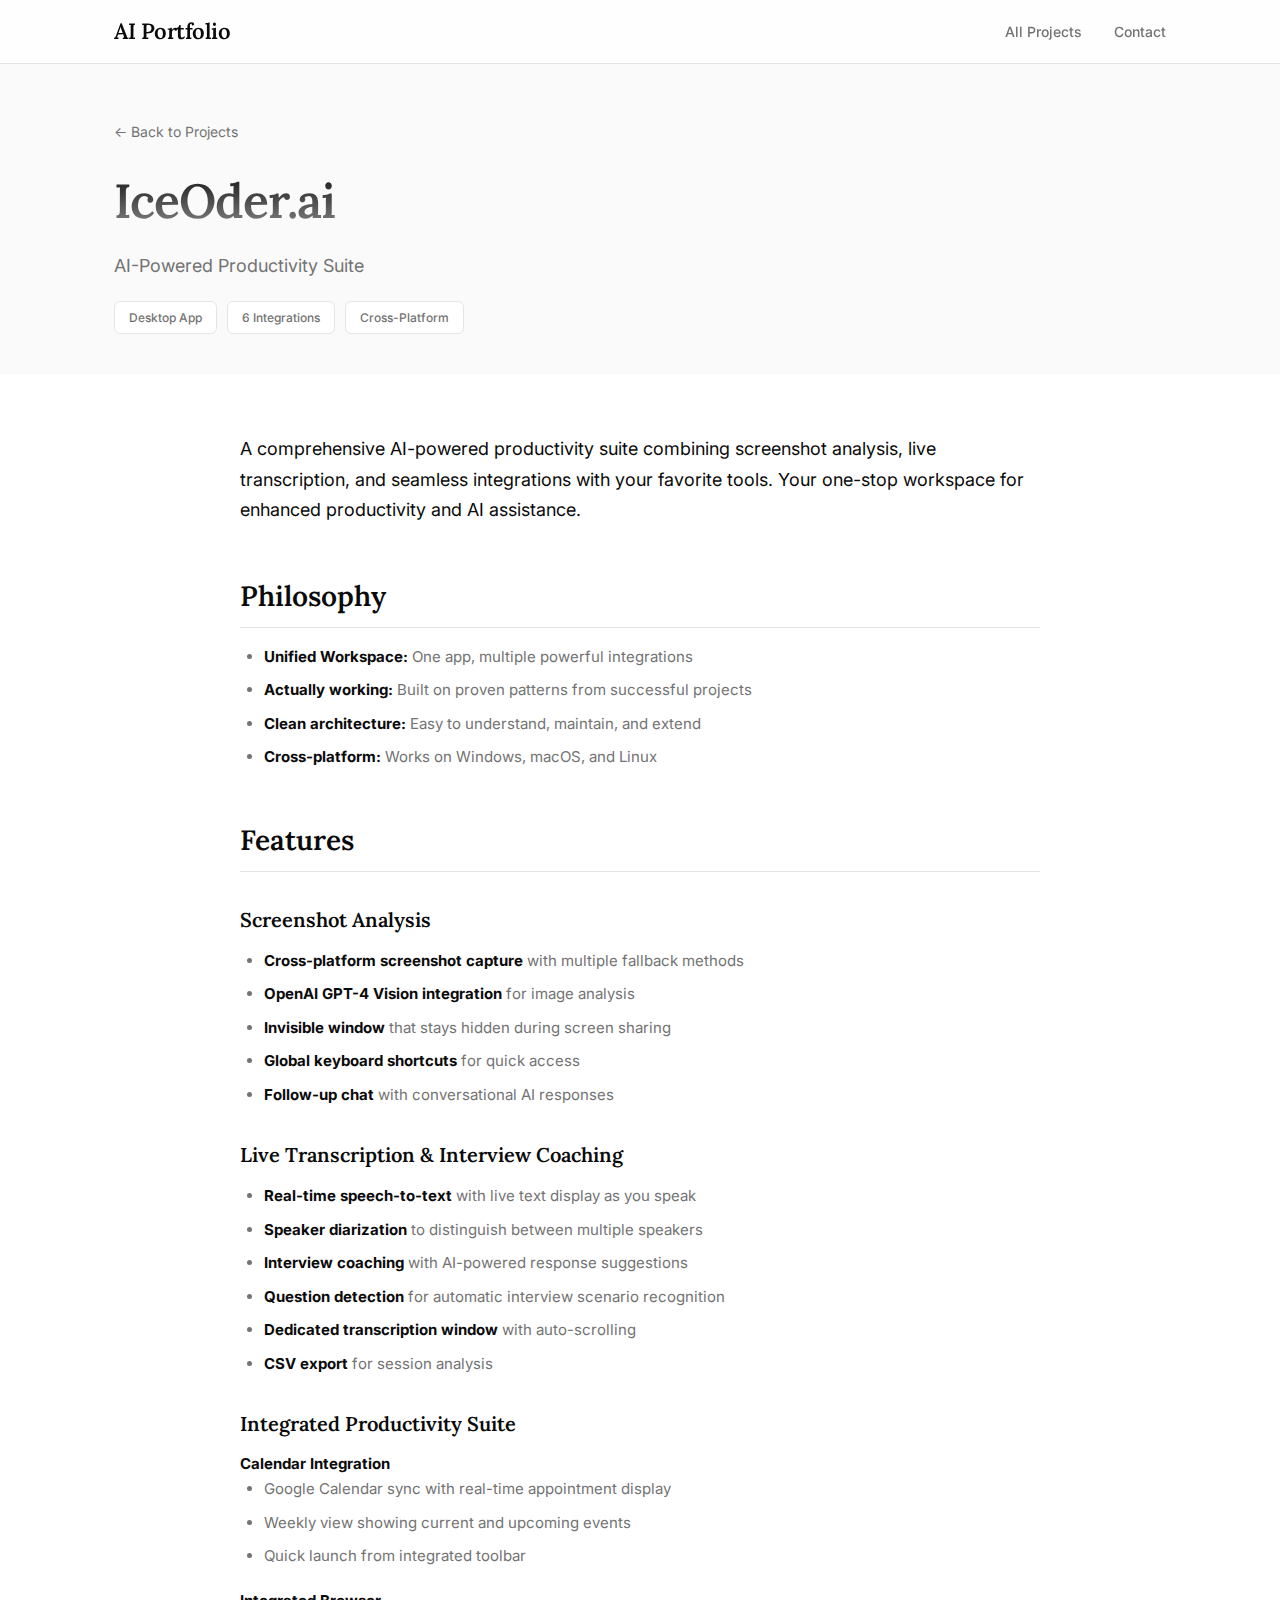
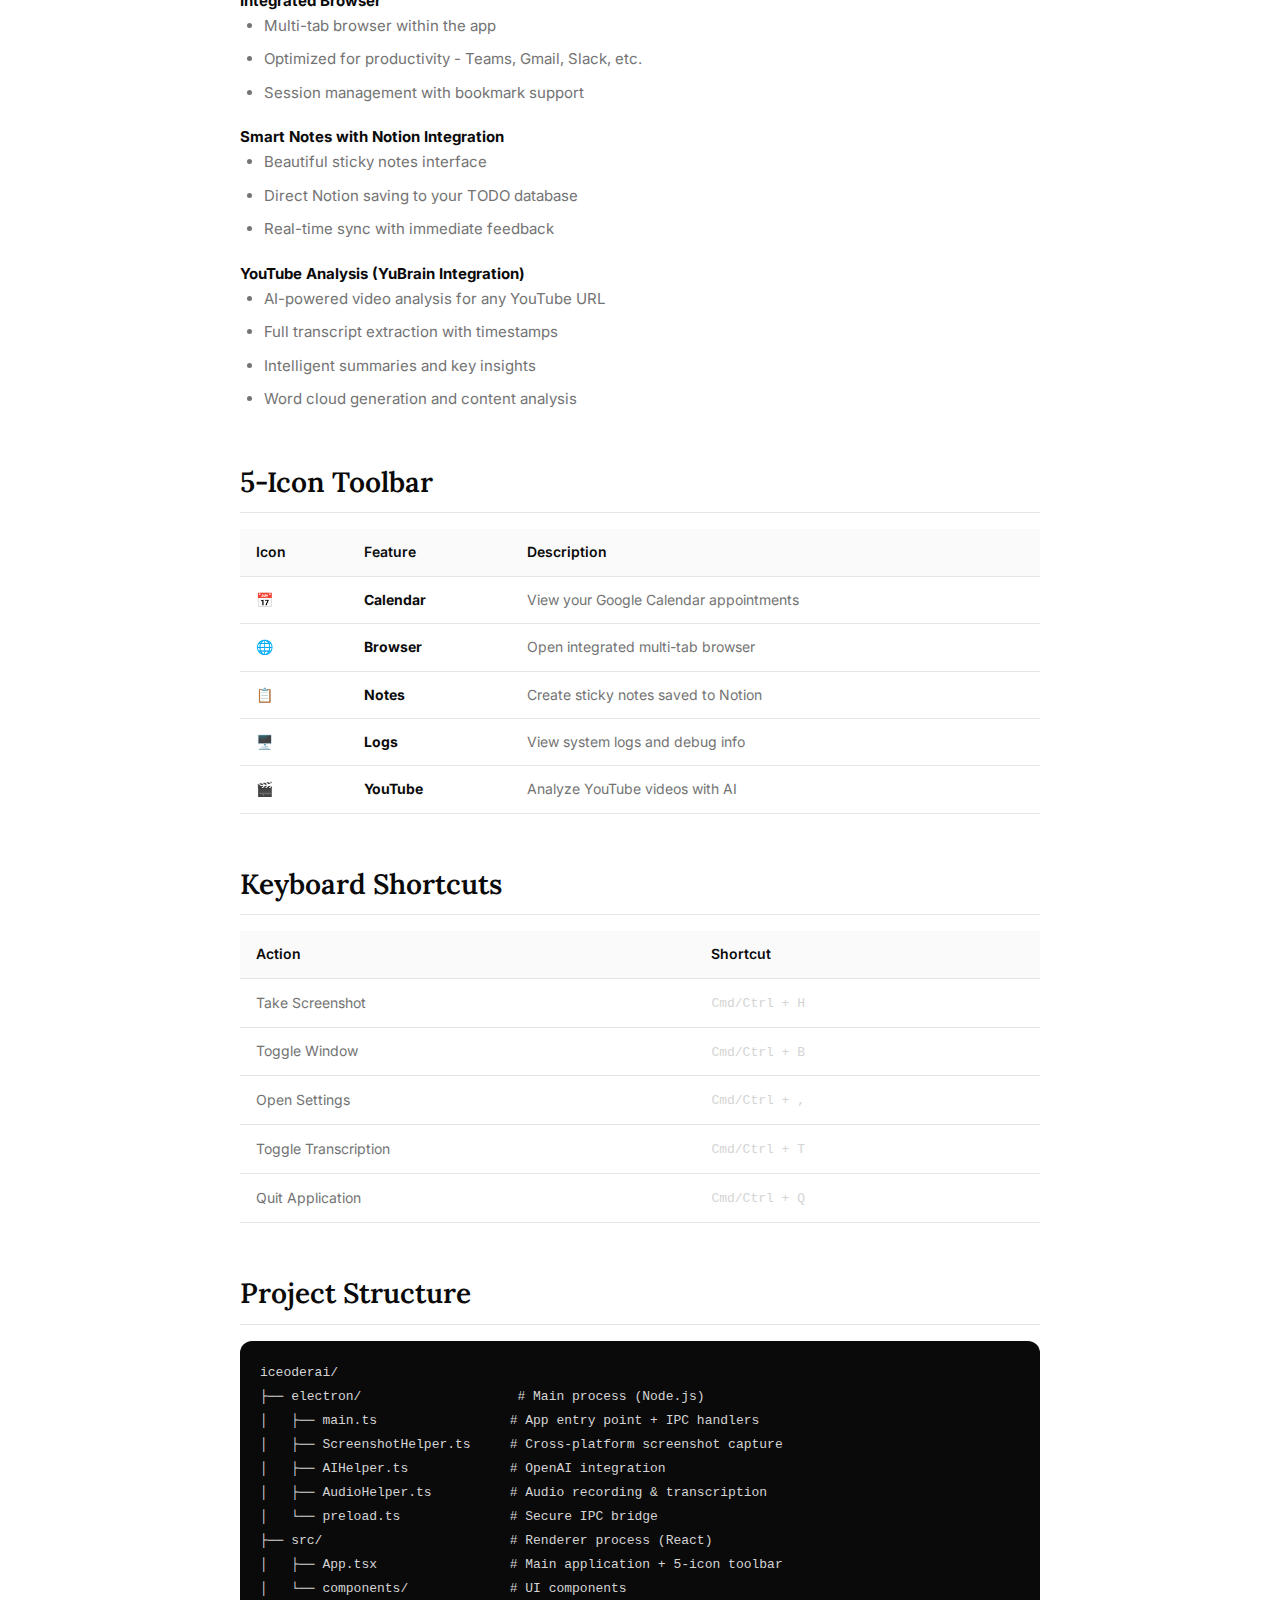
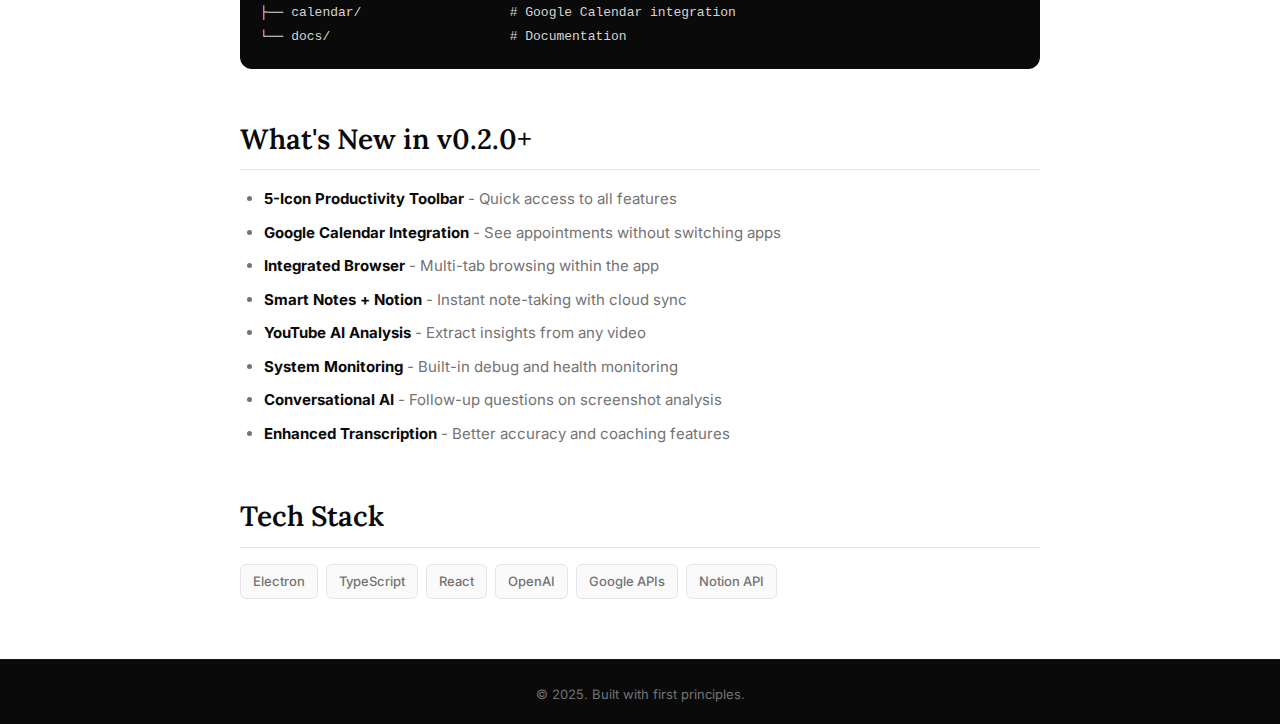
<file: projects/iceoderai.html>
<!DOCTYPE html>
<html lang="en">
<head>
    <meta charset="UTF-8">
    <meta name="viewport" content="width=device-width, initial-scale=1.0">
    <title>IceOder.ai | AI Portfolio</title>
    <link rel="preconnect" href="https://fonts.googleapis.com">
    <link rel="preconnect" href="https://fonts.gstatic.com" crossorigin>
    <link href="https://fonts.googleapis.com/css2?family=Inter:wght@400;500;600;700&family=Lora:wght@500;600;700&display=swap" rel="stylesheet">
    <link rel="stylesheet" href="../css/style.css">
    <link rel="stylesheet" href="../css/project-page.css">
</head>
<body>
    <nav class="navbar">
        <div class="nav-container">
            <a href="../index.html" class="nav-logo">AI Portfolio</a>
            <ul class="nav-menu">
                <li><a href="../index.html#projects">All Projects</a></li>
                <li><a href="../index.html#contact">Contact</a></li>
            </ul>
        </div>
    </nav>

    <section class="project-header">
        <div class="container">
            <a href="../index.html#projects" class="back-link">&larr; Back to Projects</a>
            <h1 class="project-page-title">IceOder.ai</h1>
            <p class="project-page-tagline">AI-Powered Productivity Suite</p>
            <div class="project-page-badges">
                <span class="badge">Desktop App</span>
                <span class="badge">6 Integrations</span>
                <span class="badge">Cross-Platform</span>
            </div>
        </div>
    </section>

    <section class="project-content">
        <div class="container">
            <div class="readme-content">
                <p class="lead">A comprehensive AI-powered productivity suite combining screenshot analysis, live transcription, and seamless integrations with your favorite tools. Your one-stop workspace for enhanced productivity and AI assistance.</p>

                <h2>Philosophy</h2>
                <ul>
                    <li><strong>Unified Workspace:</strong> One app, multiple powerful integrations</li>
                    <li><strong>Actually working:</strong> Built on proven patterns from successful projects</li>
                    <li><strong>Clean architecture:</strong> Easy to understand, maintain, and extend</li>
                    <li><strong>Cross-platform:</strong> Works on Windows, macOS, and Linux</li>
                </ul>

                <h2>Features</h2>

                <h3>Screenshot Analysis</h3>
                <ul>
                    <li><strong>Cross-platform screenshot capture</strong> with multiple fallback methods</li>
                    <li><strong>OpenAI GPT-4 Vision integration</strong> for image analysis</li>
                    <li><strong>Invisible window</strong> that stays hidden during screen sharing</li>
                    <li><strong>Global keyboard shortcuts</strong> for quick access</li>
                    <li><strong>Follow-up chat</strong> with conversational AI responses</li>
                </ul>

                <h3>Live Transcription & Interview Coaching</h3>
                <ul>
                    <li><strong>Real-time speech-to-text</strong> with live text display as you speak</li>
                    <li><strong>Speaker diarization</strong> to distinguish between multiple speakers</li>
                    <li><strong>Interview coaching</strong> with AI-powered response suggestions</li>
                    <li><strong>Question detection</strong> for automatic interview scenario recognition</li>
                    <li><strong>Dedicated transcription window</strong> with auto-scrolling</li>
                    <li><strong>CSV export</strong> for session analysis</li>
                </ul>

                <h3>Integrated Productivity Suite</h3>

                <h4>Calendar Integration</h4>
                <ul>
                    <li>Google Calendar sync with real-time appointment display</li>
                    <li>Weekly view showing current and upcoming events</li>
                    <li>Quick launch from integrated toolbar</li>
                </ul>

                <h4>Integrated Browser</h4>
                <ul>
                    <li>Multi-tab browser within the app</li>
                    <li>Optimized for productivity - Teams, Gmail, Slack, etc.</li>
                    <li>Session management with bookmark support</li>
                </ul>

                <h4>Smart Notes with Notion Integration</h4>
                <ul>
                    <li>Beautiful sticky notes interface</li>
                    <li>Direct Notion saving to your TODO database</li>
                    <li>Real-time sync with immediate feedback</li>
                </ul>

                <h4>YouTube Analysis (YuBrain Integration)</h4>
                <ul>
                    <li>AI-powered video analysis for any YouTube URL</li>
                    <li>Full transcript extraction with timestamps</li>
                    <li>Intelligent summaries and key insights</li>
                    <li>Word cloud generation and content analysis</li>
                </ul>

                <h2>5-Icon Toolbar</h2>
                <div class="mode-table">
                    <table>
                        <thead><tr><th>Icon</th><th>Feature</th><th>Description</th></tr></thead>
                        <tbody>
                            <tr><td>📅</td><td><strong>Calendar</strong></td><td>View your Google Calendar appointments</td></tr>
                            <tr><td>🌐</td><td><strong>Browser</strong></td><td>Open integrated multi-tab browser</td></tr>
                            <tr><td>📋</td><td><strong>Notes</strong></td><td>Create sticky notes saved to Notion</td></tr>
                            <tr><td>🖥️</td><td><strong>Logs</strong></td><td>View system logs and debug info</td></tr>
                            <tr><td>🎬</td><td><strong>YouTube</strong></td><td>Analyze YouTube videos with AI</td></tr>
                        </tbody>
                    </table>
                </div>

                <h2>Keyboard Shortcuts</h2>
                <div class="mode-table">
                    <table>
                        <thead><tr><th>Action</th><th>Shortcut</th></tr></thead>
                        <tbody>
                            <tr><td>Take Screenshot</td><td><code>Cmd/Ctrl + H</code></td></tr>
                            <tr><td>Toggle Window</td><td><code>Cmd/Ctrl + B</code></td></tr>
                            <tr><td>Open Settings</td><td><code>Cmd/Ctrl + ,</code></td></tr>
                            <tr><td>Toggle Transcription</td><td><code>Cmd/Ctrl + T</code></td></tr>
                            <tr><td>Quit Application</td><td><code>Cmd/Ctrl + Q</code></td></tr>
                        </tbody>
                    </table>
                </div>

                <h2>Project Structure</h2>
                <pre><code>iceoderai/
├── electron/                    # Main process (Node.js)
│   ├── main.ts                 # App entry point + IPC handlers
│   ├── ScreenshotHelper.ts     # Cross-platform screenshot capture
│   ├── AIHelper.ts             # OpenAI integration
│   ├── AudioHelper.ts          # Audio recording & transcription
│   └── preload.ts              # Secure IPC bridge
├── src/                        # Renderer process (React)
│   ├── App.tsx                 # Main application + 5-icon toolbar
│   └── components/             # UI components
├── calendar/                   # Google Calendar integration
└── docs/                       # Documentation</code></pre>

                <h2>What's New in v0.2.0+</h2>
                <ul>
                    <li><strong>5-Icon Productivity Toolbar</strong> - Quick access to all features</li>
                    <li><strong>Google Calendar Integration</strong> - See appointments without switching apps</li>
                    <li><strong>Integrated Browser</strong> - Multi-tab browsing within the app</li>
                    <li><strong>Smart Notes + Notion</strong> - Instant note-taking with cloud sync</li>
                    <li><strong>YouTube AI Analysis</strong> - Extract insights from any video</li>
                    <li><strong>System Monitoring</strong> - Built-in debug and health monitoring</li>
                    <li><strong>Conversational AI</strong> - Follow-up questions on screenshot analysis</li>
                    <li><strong>Enhanced Transcription</strong> - Better accuracy and coaching features</li>
                </ul>

                <h2>Tech Stack</h2>
                <div class="tech-badges">
                    <span class="tech-badge">Electron</span>
                    <span class="tech-badge">TypeScript</span>
                    <span class="tech-badge">React</span>
                    <span class="tech-badge">OpenAI</span>
                    <span class="tech-badge">Google APIs</span>
                    <span class="tech-badge">Notion API</span>
                </div>
            </div>
        </div>
    </section>

    <footer class="footer">
        <div class="container">
            <p>&copy; 2025. Built with first principles.</p>
        </div>
    </footer>
</body>
</html>
</file>
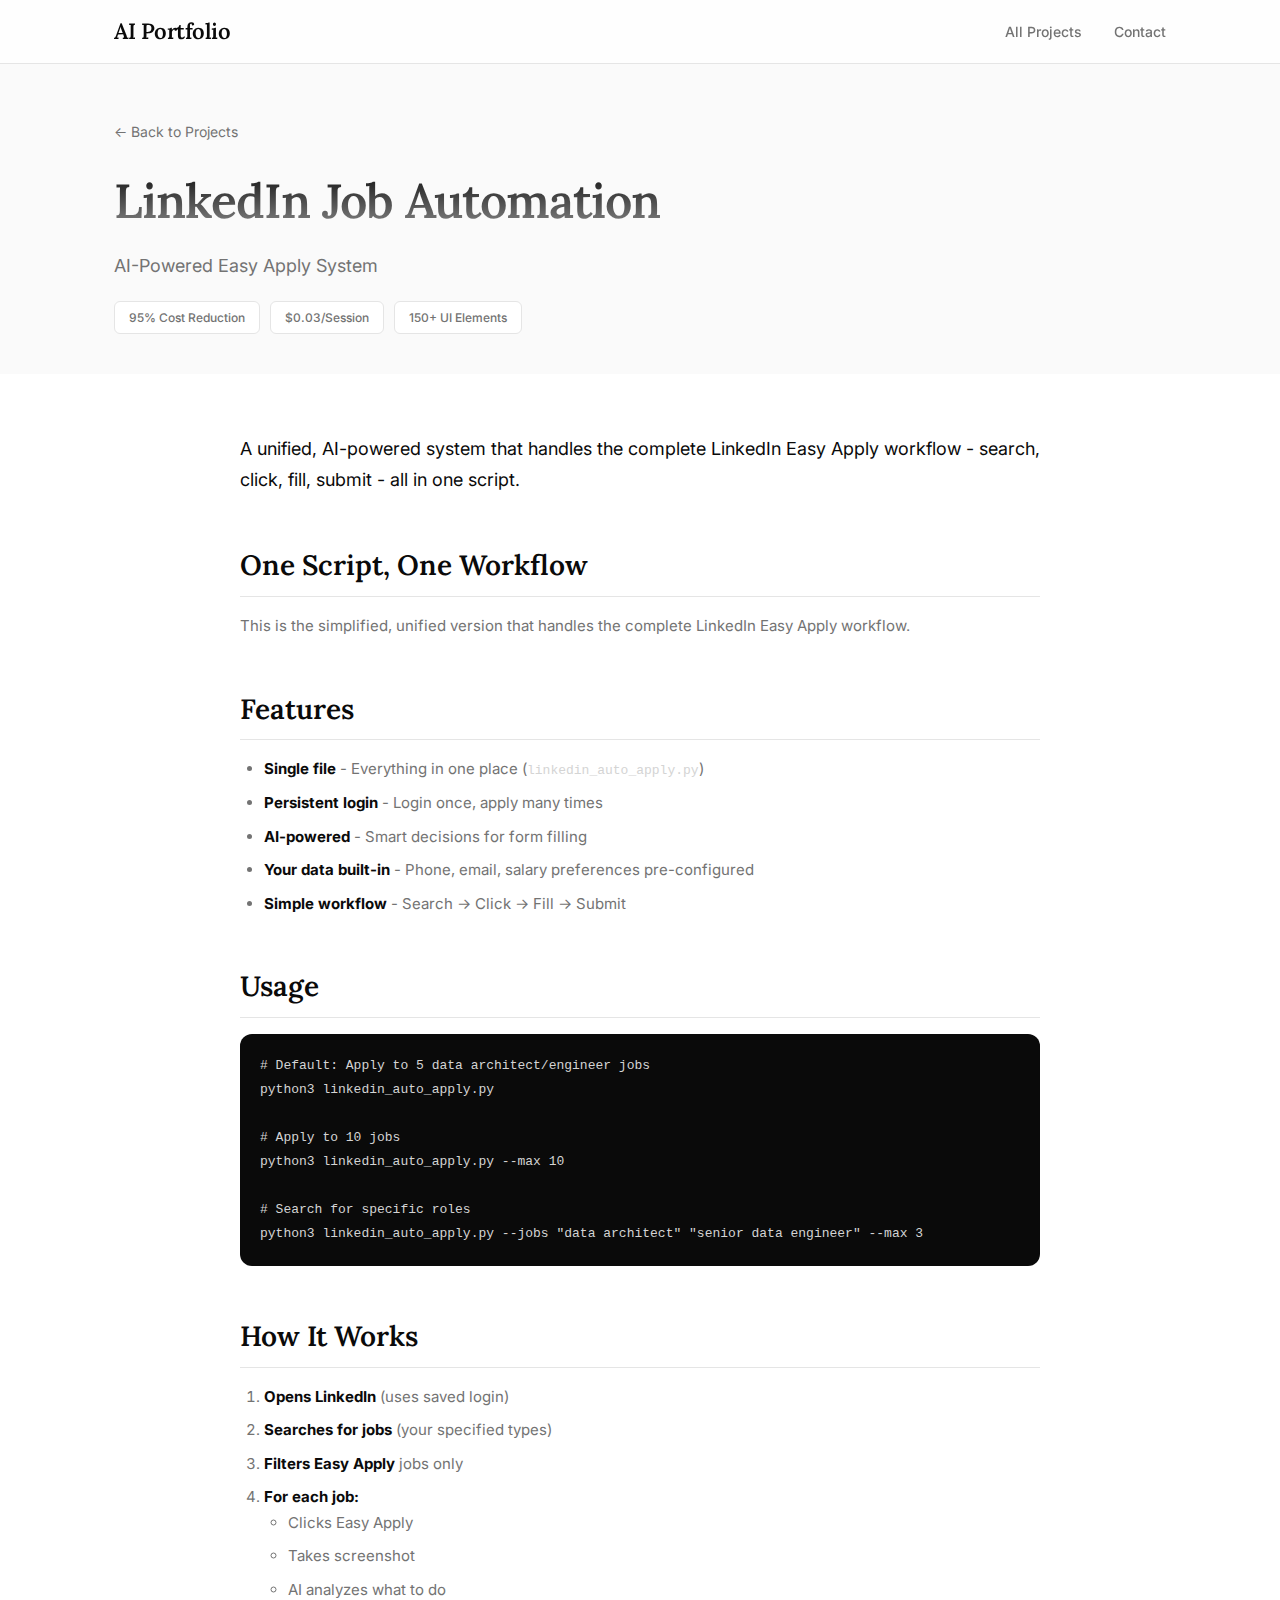
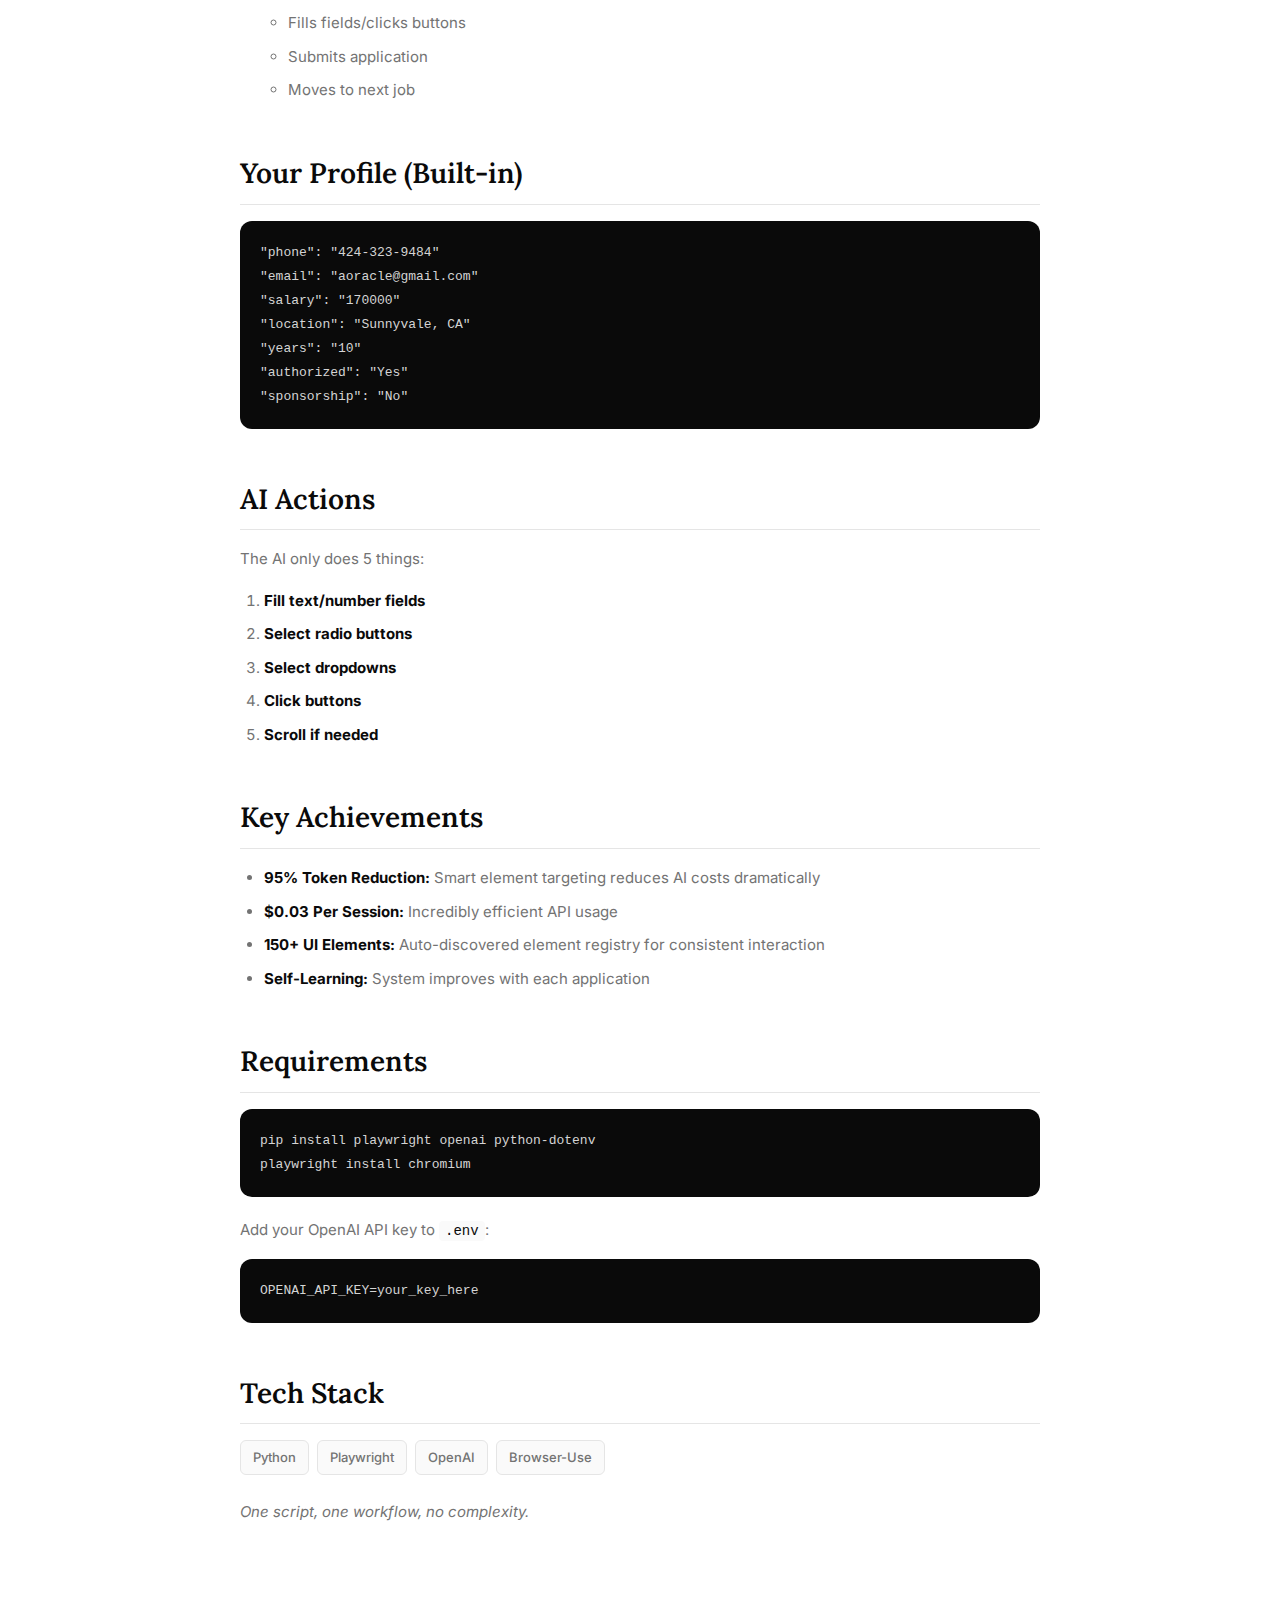
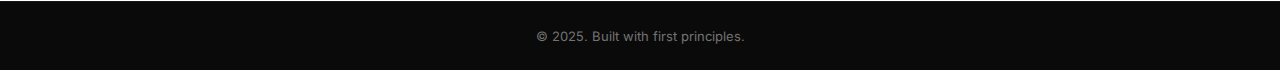
<file: projects/linkedin.html>
<!DOCTYPE html>
<html lang="en">
<head>
    <meta charset="UTF-8">
    <meta name="viewport" content="width=device-width, initial-scale=1.0">
    <title>LinkedIn Job Automation | AI Portfolio</title>
    <link rel="preconnect" href="https://fonts.googleapis.com">
    <link rel="preconnect" href="https://fonts.gstatic.com" crossorigin>
    <link href="https://fonts.googleapis.com/css2?family=Inter:wght@400;500;600;700&family=Lora:wght@500;600;700&display=swap" rel="stylesheet">
    <link rel="stylesheet" href="../css/style.css">
    <link rel="stylesheet" href="../css/project-page.css">
</head>
<body>
    <nav class="navbar">
        <div class="nav-container">
            <a href="../index.html" class="nav-logo">AI Portfolio</a>
            <ul class="nav-menu">
                <li><a href="../index.html#projects">All Projects</a></li>
                <li><a href="../index.html#contact">Contact</a></li>
            </ul>
        </div>
    </nav>

    <section class="project-header">
        <div class="container">
            <a href="../index.html#projects" class="back-link">&larr; Back to Projects</a>
            <h1 class="project-page-title">LinkedIn Job Automation</h1>
            <p class="project-page-tagline">AI-Powered Easy Apply System</p>
            <div class="project-page-badges">
                <span class="badge">95% Cost Reduction</span>
                <span class="badge">$0.03/Session</span>
                <span class="badge">150+ UI Elements</span>
            </div>
        </div>
    </section>

    <section class="project-content">
        <div class="container">
            <div class="readme-content">
                <p class="lead">A unified, AI-powered system that handles the complete LinkedIn Easy Apply workflow - search, click, fill, submit - all in one script.</p>

                <h2>One Script, One Workflow</h2>
                <p>This is the simplified, unified version that handles the complete LinkedIn Easy Apply workflow.</p>

                <h2>Features</h2>
                <ul>
                    <li><strong>Single file</strong> - Everything in one place (<code>linkedin_auto_apply.py</code>)</li>
                    <li><strong>Persistent login</strong> - Login once, apply many times</li>
                    <li><strong>AI-powered</strong> - Smart decisions for form filling</li>
                    <li><strong>Your data built-in</strong> - Phone, email, salary preferences pre-configured</li>
                    <li><strong>Simple workflow</strong> - Search → Click → Fill → Submit</li>
                </ul>

                <h2>Usage</h2>
                <pre><code># Default: Apply to 5 data architect/engineer jobs
python3 linkedin_auto_apply.py

# Apply to 10 jobs
python3 linkedin_auto_apply.py --max 10

# Search for specific roles
python3 linkedin_auto_apply.py --jobs "data architect" "senior data engineer" --max 3</code></pre>

                <h2>How It Works</h2>
                <ol>
                    <li><strong>Opens LinkedIn</strong> (uses saved login)</li>
                    <li><strong>Searches for jobs</strong> (your specified types)</li>
                    <li><strong>Filters Easy Apply</strong> jobs only</li>
                    <li><strong>For each job:</strong>
                        <ul>
                            <li>Clicks Easy Apply</li>
                            <li>Takes screenshot</li>
                            <li>AI analyzes what to do</li>
                            <li>Fills fields/clicks buttons</li>
                            <li>Submits application</li>
                            <li>Moves to next job</li>
                        </ul>
                    </li>
                </ol>

                <h2>Your Profile (Built-in)</h2>
                <pre><code>"phone": "424-323-9484"
"email": "aoracle@gmail.com"
"salary": "170000"
"location": "Sunnyvale, CA"
"years": "10"
"authorized": "Yes"
"sponsorship": "No"</code></pre>

                <h2>AI Actions</h2>
                <p>The AI only does 5 things:</p>
                <ol>
                    <li><strong>Fill text/number fields</strong></li>
                    <li><strong>Select radio buttons</strong></li>
                    <li><strong>Select dropdowns</strong></li>
                    <li><strong>Click buttons</strong></li>
                    <li><strong>Scroll if needed</strong></li>
                </ol>

                <h2>Key Achievements</h2>
                <ul>
                    <li><strong>95% Token Reduction:</strong> Smart element targeting reduces AI costs dramatically</li>
                    <li><strong>$0.03 Per Session:</strong> Incredibly efficient API usage</li>
                    <li><strong>150+ UI Elements:</strong> Auto-discovered element registry for consistent interaction</li>
                    <li><strong>Self-Learning:</strong> System improves with each application</li>
                </ul>

                <h2>Requirements</h2>
                <pre><code>pip install playwright openai python-dotenv
playwright install chromium</code></pre>

                <p>Add your OpenAI API key to <code>.env</code>:</p>
                <pre><code>OPENAI_API_KEY=your_key_here</code></pre>

                <h2>Tech Stack</h2>
                <div class="tech-badges">
                    <span class="tech-badge">Python</span>
                    <span class="tech-badge">Playwright</span>
                    <span class="tech-badge">OpenAI</span>
                    <span class="tech-badge">Browser-Use</span>
                </div>

                <p style="margin-top: 24px;"><em>One script, one workflow, no complexity.</em></p>
            </div>
        </div>
    </section>

    <footer class="footer">
        <div class="container">
            <p>&copy; 2025. Built with first principles.</p>
        </div>
    </footer>
</body>
</html>
</file>
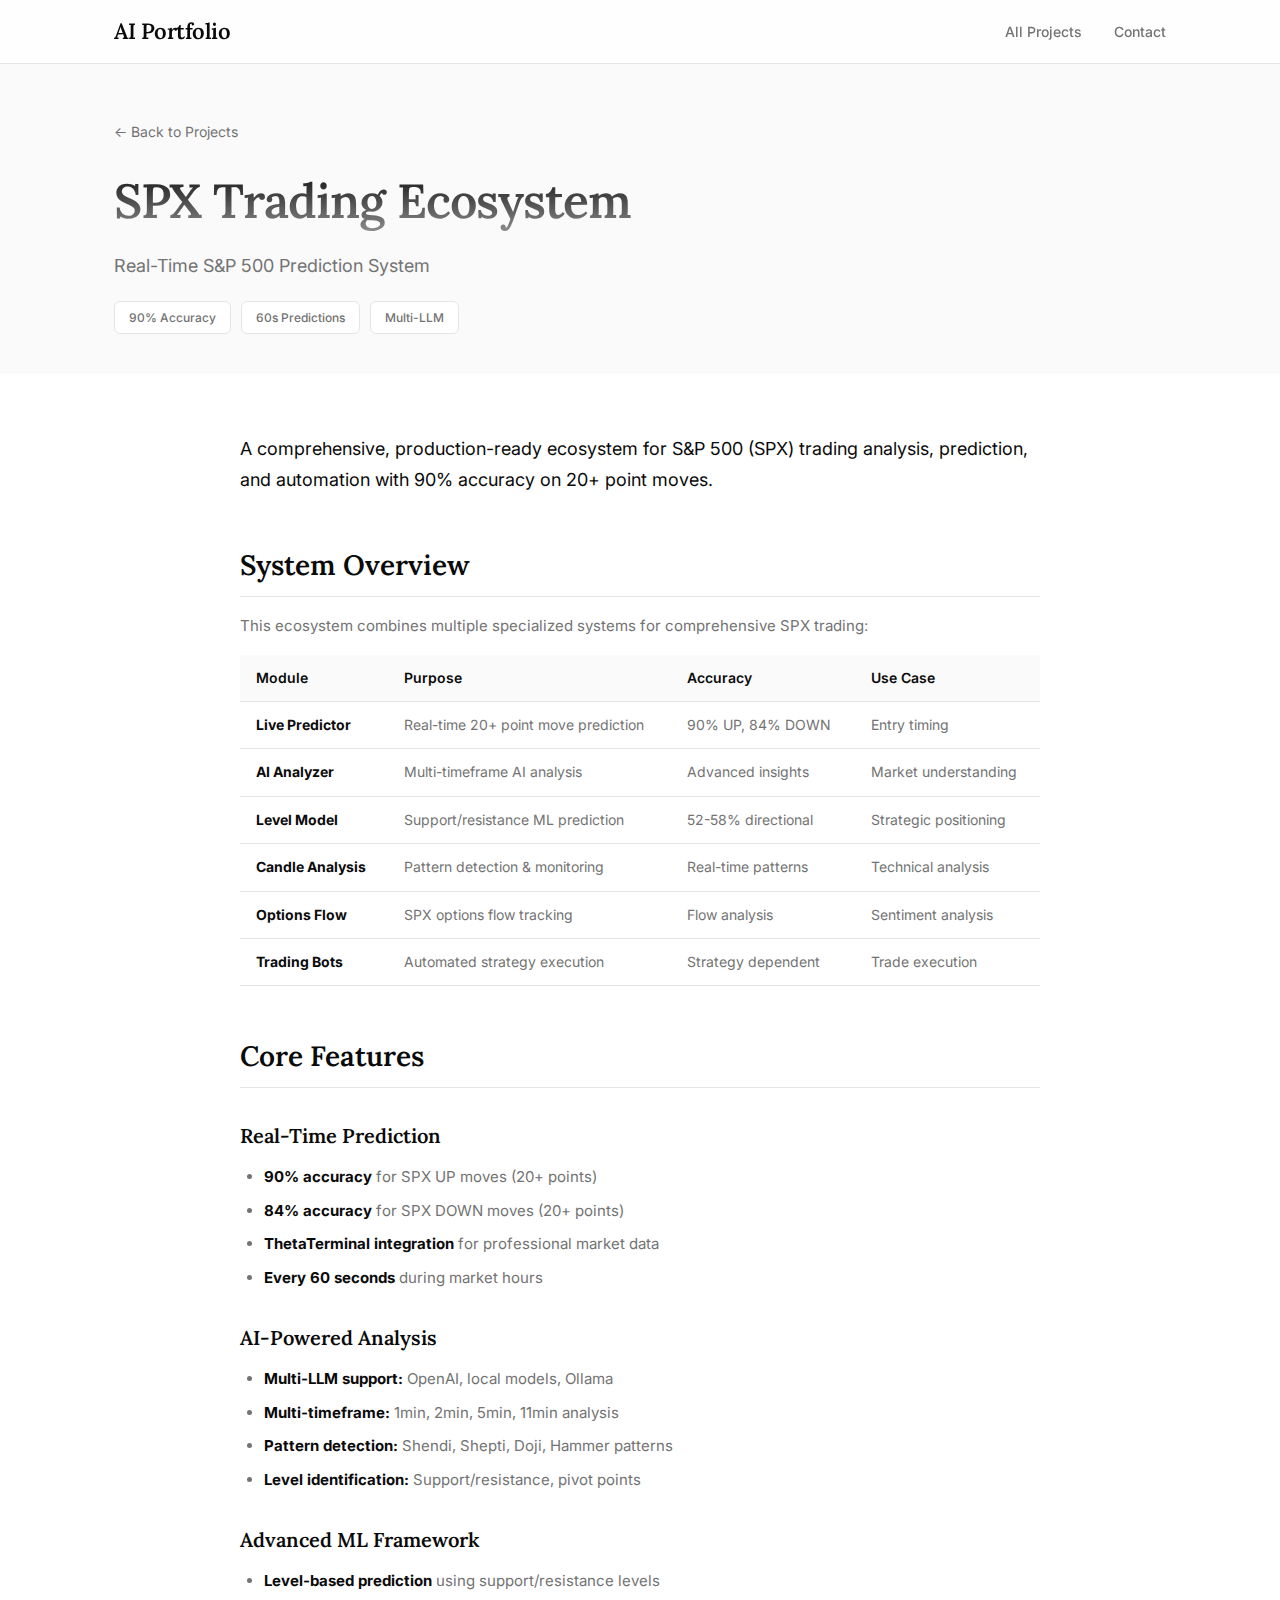
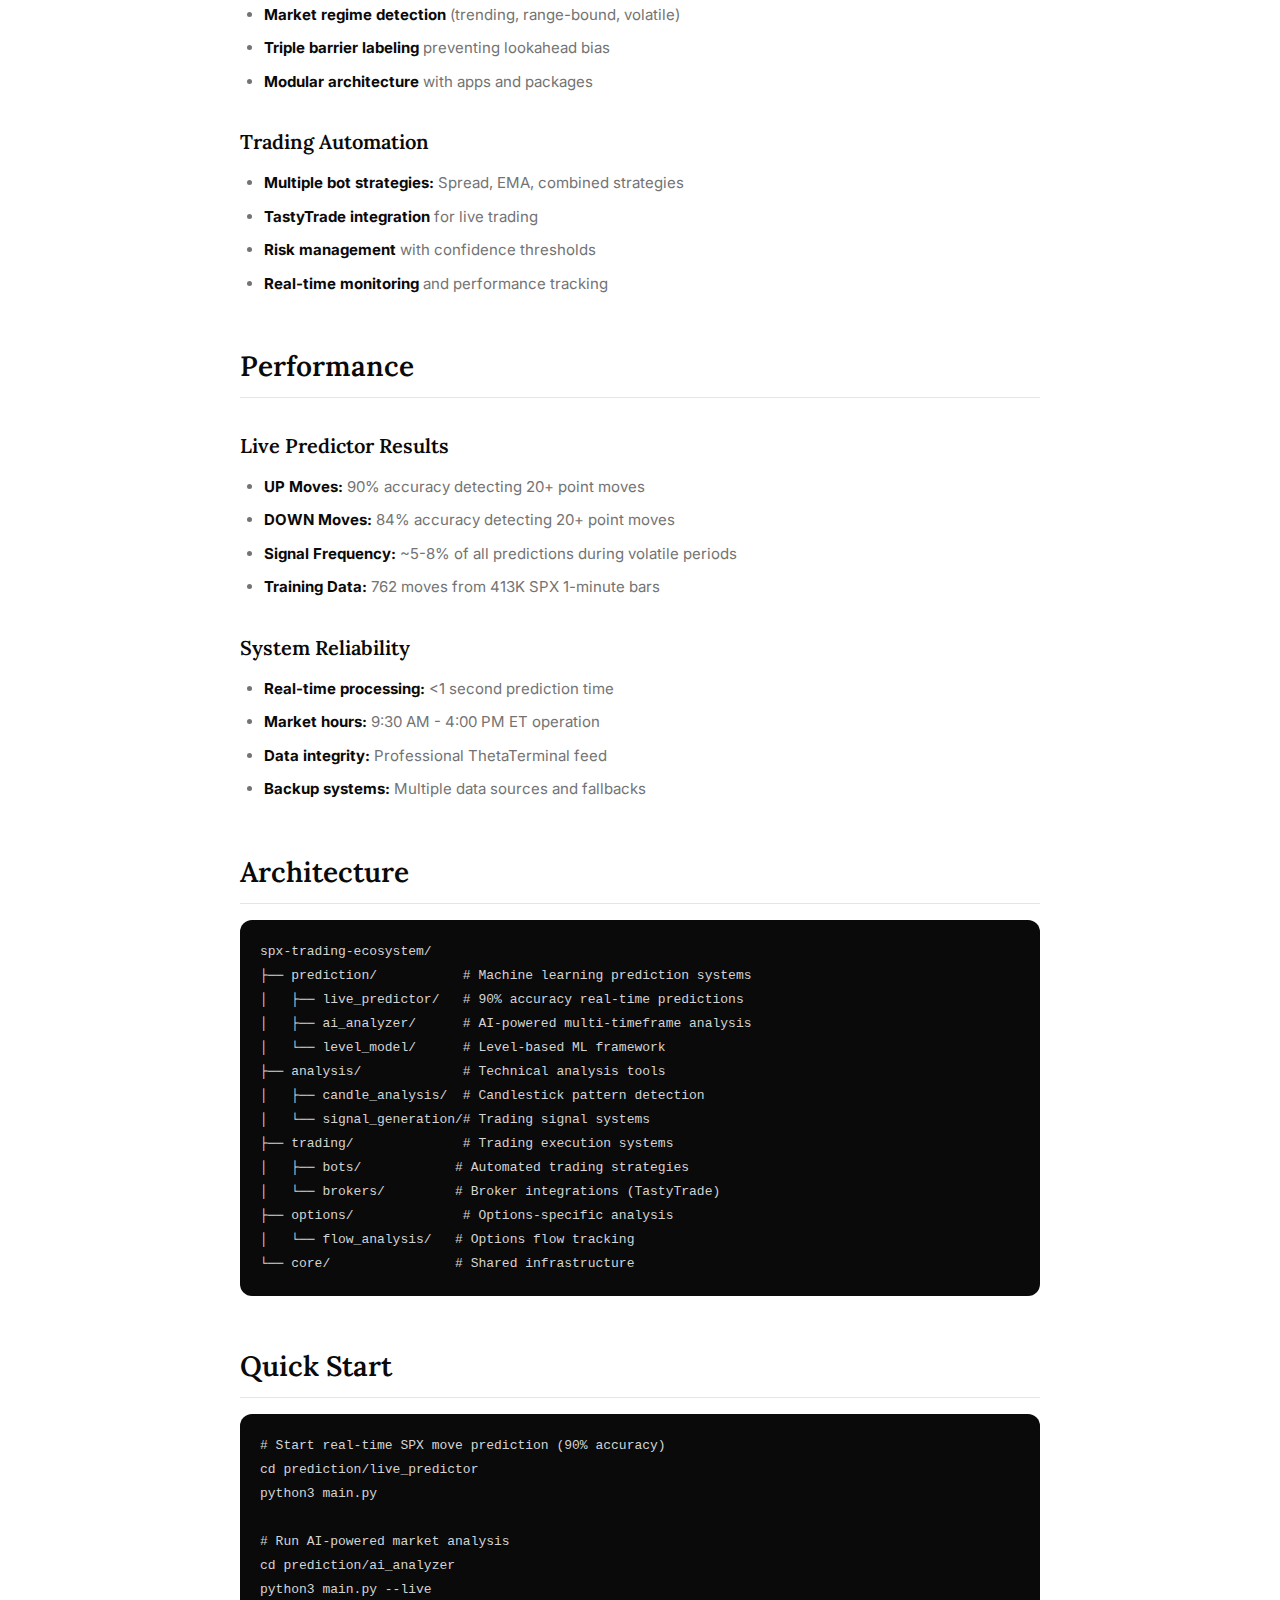
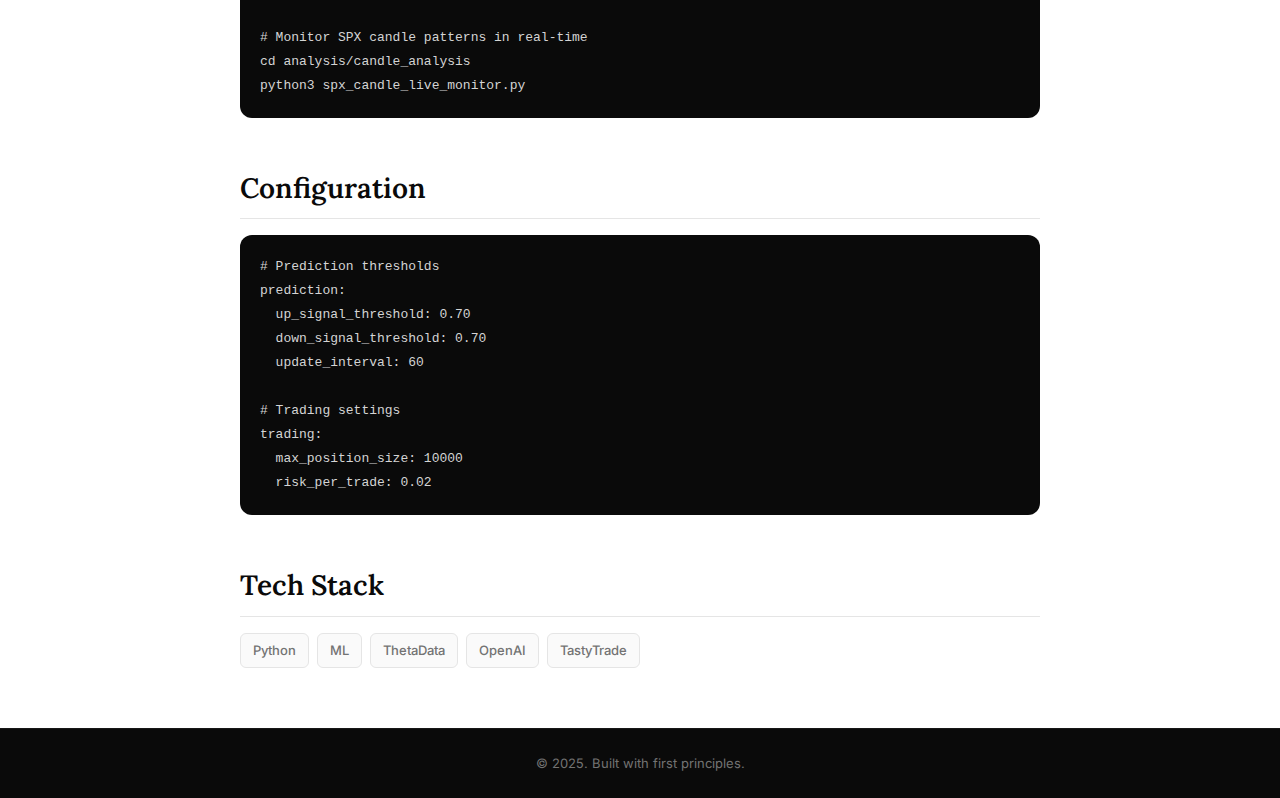
<file: projects/spx.html>
<!DOCTYPE html>
<html lang="en">
<head>
    <meta charset="UTF-8">
    <meta name="viewport" content="width=device-width, initial-scale=1.0">
    <title>SPX Trading System | AI Portfolio</title>
    <link rel="preconnect" href="https://fonts.googleapis.com">
    <link rel="preconnect" href="https://fonts.gstatic.com" crossorigin>
    <link href="https://fonts.googleapis.com/css2?family=Inter:wght@400;500;600;700&family=Lora:wght@500;600;700&display=swap" rel="stylesheet">
    <link rel="stylesheet" href="../css/style.css">
    <link rel="stylesheet" href="../css/project-page.css">
</head>
<body>
    <nav class="navbar">
        <div class="nav-container">
            <a href="../index.html" class="nav-logo">AI Portfolio</a>
            <ul class="nav-menu">
                <li><a href="../index.html#projects">All Projects</a></li>
                <li><a href="../index.html#contact">Contact</a></li>
            </ul>
        </div>
    </nav>

    <section class="project-header">
        <div class="container">
            <a href="../index.html#projects" class="back-link">&larr; Back to Projects</a>
            <h1 class="project-page-title">SPX Trading Ecosystem</h1>
            <p class="project-page-tagline">Real-Time S&P 500 Prediction System</p>
            <div class="project-page-badges">
                <span class="badge">90% Accuracy</span>
                <span class="badge">60s Predictions</span>
                <span class="badge">Multi-LLM</span>
            </div>
        </div>
    </section>

    <section class="project-content">
        <div class="container">
            <div class="readme-content">
                <p class="lead">A comprehensive, production-ready ecosystem for S&P 500 (SPX) trading analysis, prediction, and automation with 90% accuracy on 20+ point moves.</p>

                <h2>System Overview</h2>
                <p>This ecosystem combines multiple specialized systems for comprehensive SPX trading:</p>

                <div class="mode-table">
                    <table>
                        <thead><tr><th>Module</th><th>Purpose</th><th>Accuracy</th><th>Use Case</th></tr></thead>
                        <tbody>
                            <tr><td><strong>Live Predictor</strong></td><td>Real-time 20+ point move prediction</td><td>90% UP, 84% DOWN</td><td>Entry timing</td></tr>
                            <tr><td><strong>AI Analyzer</strong></td><td>Multi-timeframe AI analysis</td><td>Advanced insights</td><td>Market understanding</td></tr>
                            <tr><td><strong>Level Model</strong></td><td>Support/resistance ML prediction</td><td>52-58% directional</td><td>Strategic positioning</td></tr>
                            <tr><td><strong>Candle Analysis</strong></td><td>Pattern detection & monitoring</td><td>Real-time patterns</td><td>Technical analysis</td></tr>
                            <tr><td><strong>Options Flow</strong></td><td>SPX options flow tracking</td><td>Flow analysis</td><td>Sentiment analysis</td></tr>
                            <tr><td><strong>Trading Bots</strong></td><td>Automated strategy execution</td><td>Strategy dependent</td><td>Trade execution</td></tr>
                        </tbody>
                    </table>
                </div>

                <h2>Core Features</h2>

                <h3>Real-Time Prediction</h3>
                <ul>
                    <li><strong>90% accuracy</strong> for SPX UP moves (20+ points)</li>
                    <li><strong>84% accuracy</strong> for SPX DOWN moves (20+ points)</li>
                    <li><strong>ThetaTerminal integration</strong> for professional market data</li>
                    <li><strong>Every 60 seconds</strong> during market hours</li>
                </ul>

                <h3>AI-Powered Analysis</h3>
                <ul>
                    <li><strong>Multi-LLM support:</strong> OpenAI, local models, Ollama</li>
                    <li><strong>Multi-timeframe:</strong> 1min, 2min, 5min, 11min analysis</li>
                    <li><strong>Pattern detection:</strong> Shendi, Shepti, Doji, Hammer patterns</li>
                    <li><strong>Level identification:</strong> Support/resistance, pivot points</li>
                </ul>

                <h3>Advanced ML Framework</h3>
                <ul>
                    <li><strong>Level-based prediction</strong> using support/resistance levels</li>
                    <li><strong>Market regime detection</strong> (trending, range-bound, volatile)</li>
                    <li><strong>Triple barrier labeling</strong> preventing lookahead bias</li>
                    <li><strong>Modular architecture</strong> with apps and packages</li>
                </ul>

                <h3>Trading Automation</h3>
                <ul>
                    <li><strong>Multiple bot strategies:</strong> Spread, EMA, combined strategies</li>
                    <li><strong>TastyTrade integration</strong> for live trading</li>
                    <li><strong>Risk management</strong> with confidence thresholds</li>
                    <li><strong>Real-time monitoring</strong> and performance tracking</li>
                </ul>

                <h2>Performance</h2>

                <h3>Live Predictor Results</h3>
                <ul>
                    <li><strong>UP Moves:</strong> 90% accuracy detecting 20+ point moves</li>
                    <li><strong>DOWN Moves:</strong> 84% accuracy detecting 20+ point moves</li>
                    <li><strong>Signal Frequency:</strong> ~5-8% of all predictions during volatile periods</li>
                    <li><strong>Training Data:</strong> 762 moves from 413K SPX 1-minute bars</li>
                </ul>

                <h3>System Reliability</h3>
                <ul>
                    <li><strong>Real-time processing:</strong> &lt;1 second prediction time</li>
                    <li><strong>Market hours:</strong> 9:30 AM - 4:00 PM ET operation</li>
                    <li><strong>Data integrity:</strong> Professional ThetaTerminal feed</li>
                    <li><strong>Backup systems:</strong> Multiple data sources and fallbacks</li>
                </ul>

                <h2>Architecture</h2>
                <pre><code>spx-trading-ecosystem/
├── prediction/           # Machine learning prediction systems
│   ├── live_predictor/   # 90% accuracy real-time predictions
│   ├── ai_analyzer/      # AI-powered multi-timeframe analysis
│   └── level_model/      # Level-based ML framework
├── analysis/             # Technical analysis tools
│   ├── candle_analysis/  # Candlestick pattern detection
│   └── signal_generation/# Trading signal systems
├── trading/              # Trading execution systems
│   ├── bots/            # Automated trading strategies
│   └── brokers/         # Broker integrations (TastyTrade)
├── options/              # Options-specific analysis
│   └── flow_analysis/   # Options flow tracking
└── core/                # Shared infrastructure</code></pre>

                <h2>Quick Start</h2>
                <pre><code># Start real-time SPX move prediction (90% accuracy)
cd prediction/live_predictor
python3 main.py

# Run AI-powered market analysis
cd prediction/ai_analyzer
python3 main.py --live

# Monitor SPX candle patterns in real-time
cd analysis/candle_analysis
python3 spx_candle_live_monitor.py</code></pre>

                <h2>Configuration</h2>
                <pre><code># Prediction thresholds
prediction:
  up_signal_threshold: 0.70
  down_signal_threshold: 0.70
  update_interval: 60

# Trading settings
trading:
  max_position_size: 10000
  risk_per_trade: 0.02</code></pre>

                <h2>Tech Stack</h2>
                <div class="tech-badges">
                    <span class="tech-badge">Python</span>
                    <span class="tech-badge">ML</span>
                    <span class="tech-badge">ThetaData</span>
                    <span class="tech-badge">OpenAI</span>
                    <span class="tech-badge">TastyTrade</span>
                </div>
            </div>
        </div>
    </section>

    <footer class="footer">
        <div class="container">
            <p>&copy; 2025. Built with first principles.</p>
        </div>
    </footer>
</body>
</html>
</file>
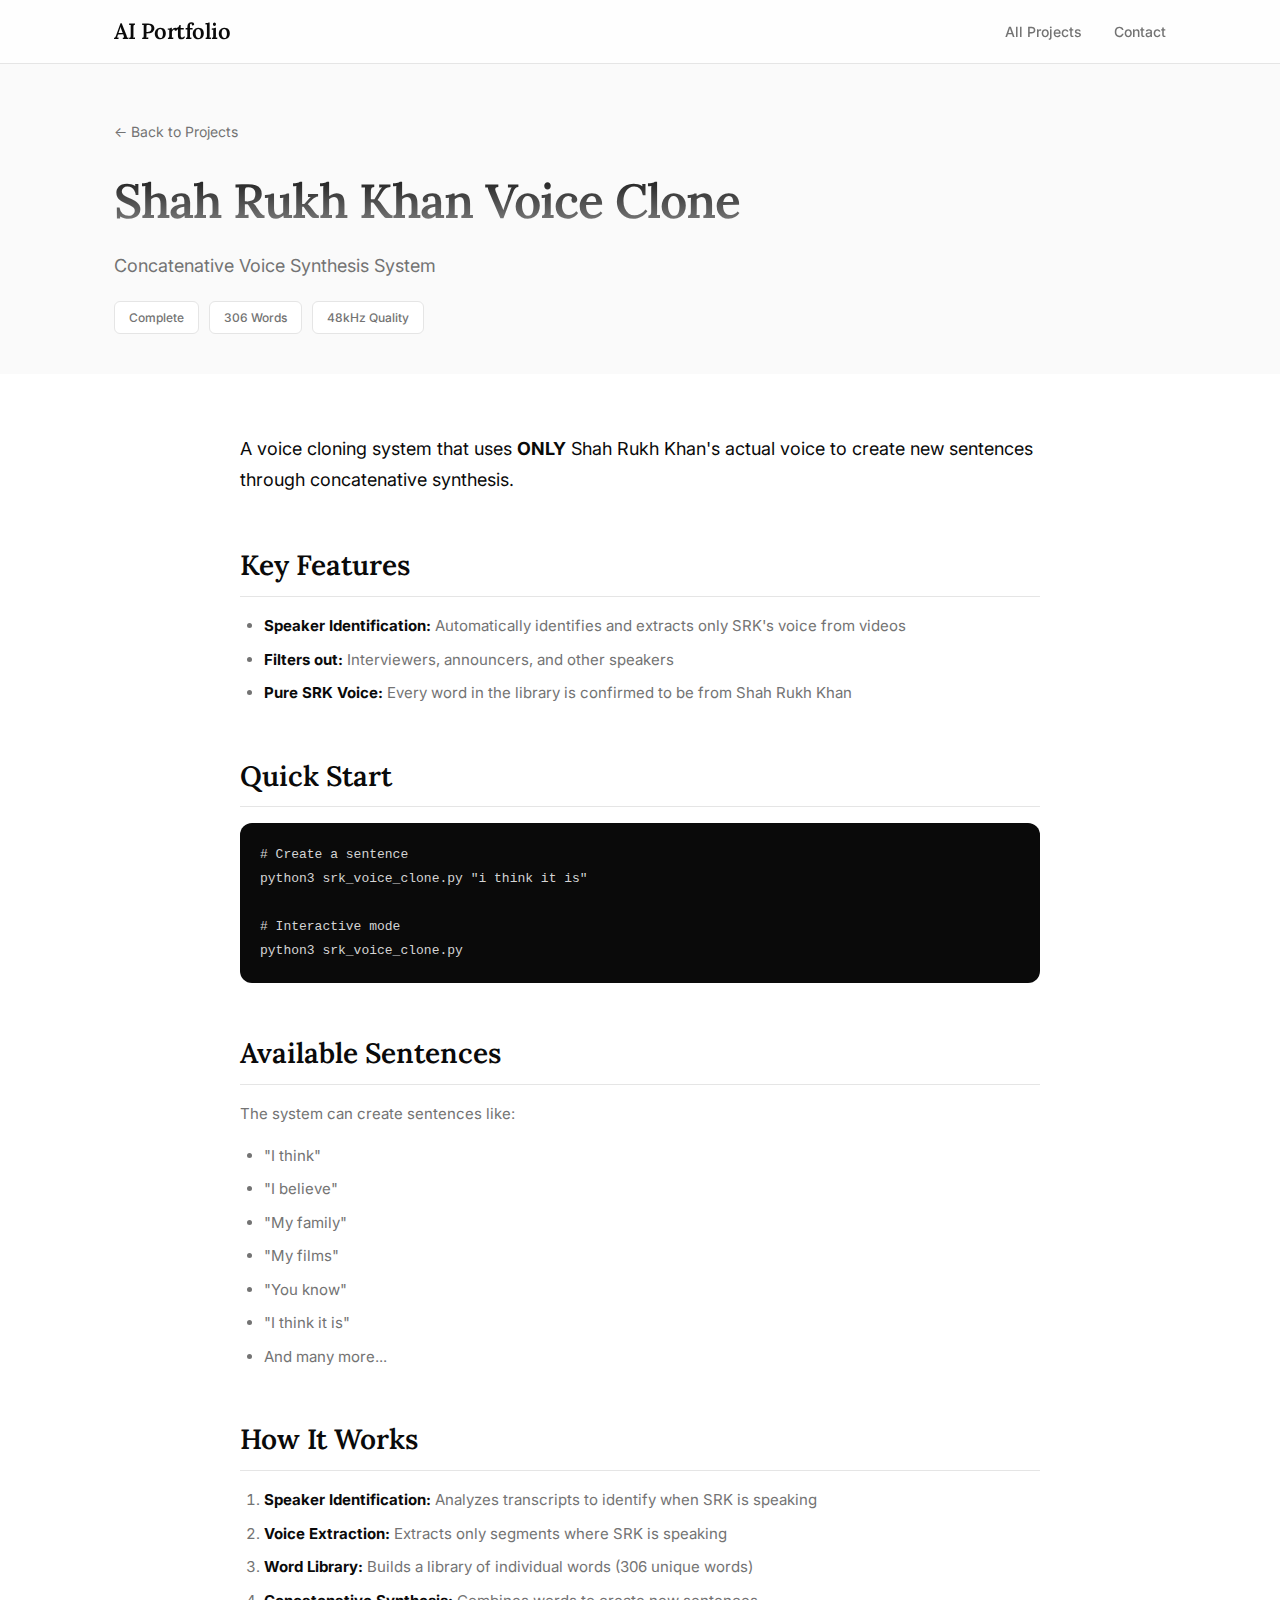
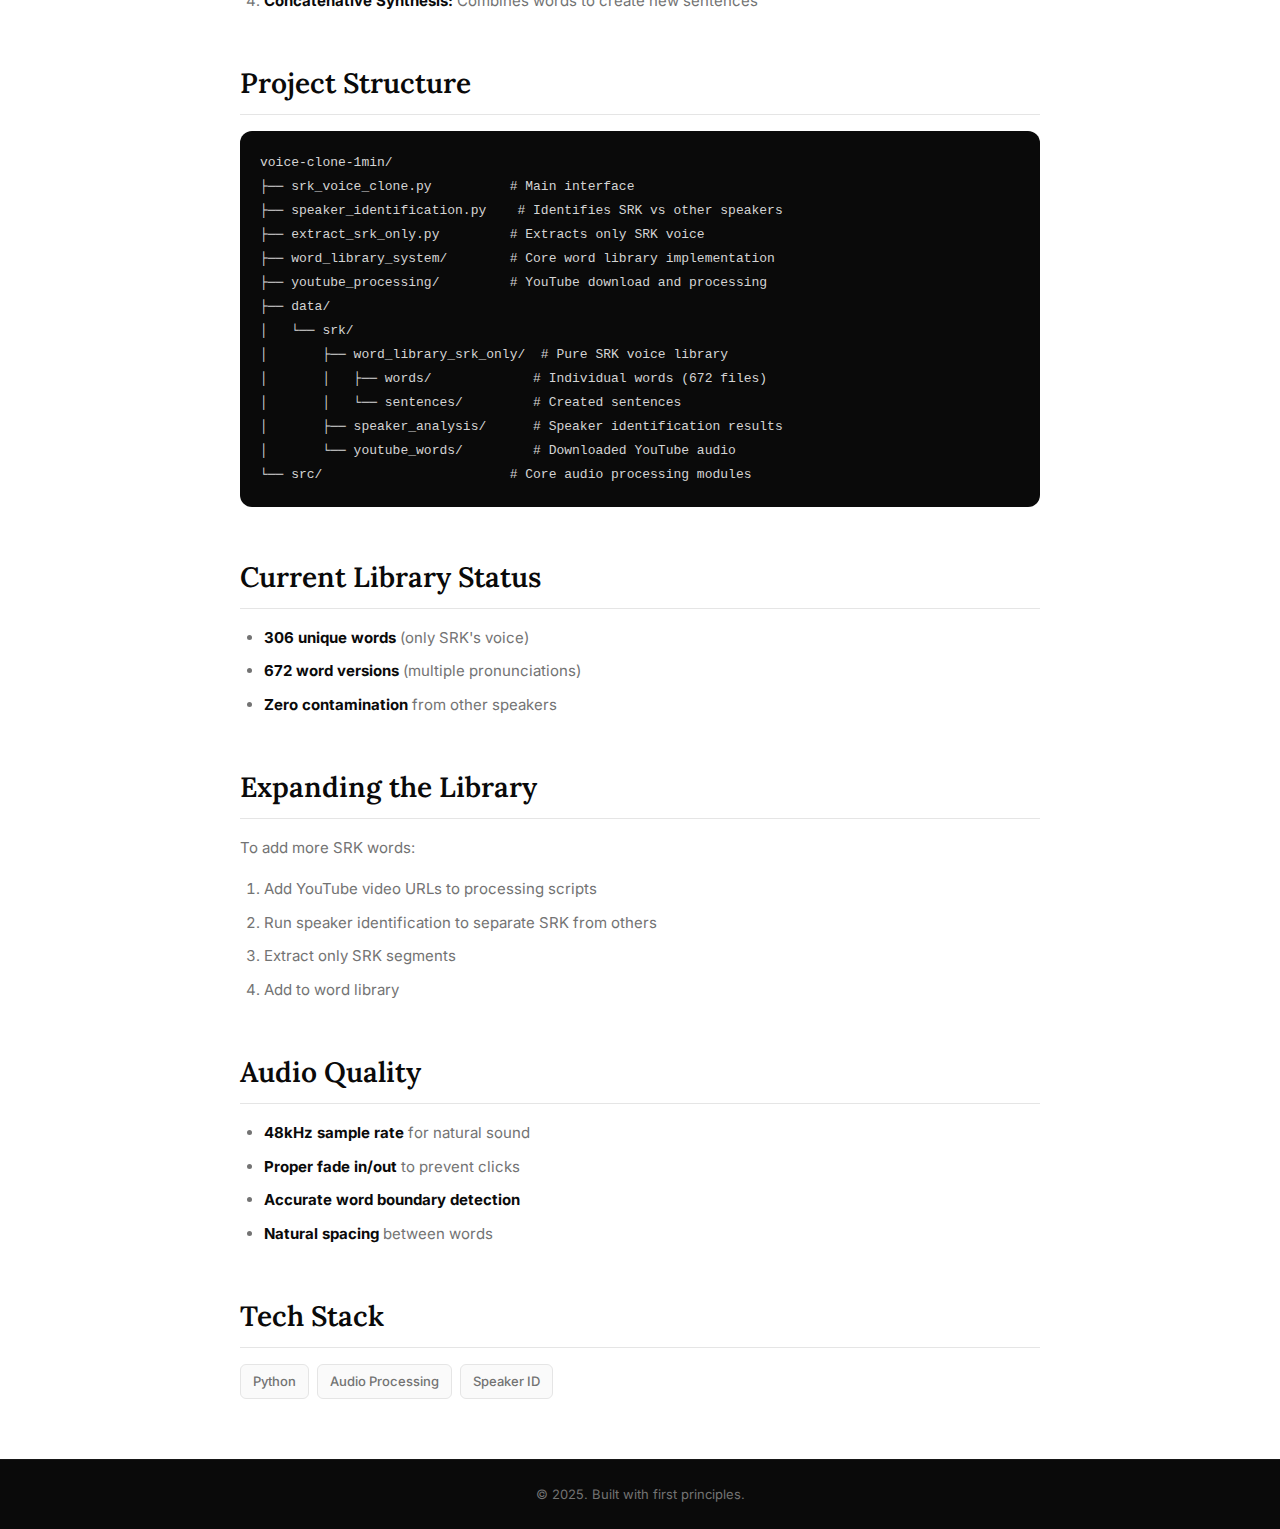
<file: projects/voice-clone.html>
<!DOCTYPE html>
<html lang="en">
<head>
    <meta charset="UTF-8">
    <meta name="viewport" content="width=device-width, initial-scale=1.0">
    <title>Voice Clone System | AI Portfolio</title>
    <link rel="preconnect" href="https://fonts.googleapis.com">
    <link rel="preconnect" href="https://fonts.gstatic.com" crossorigin>
    <link href="https://fonts.googleapis.com/css2?family=Inter:wght@400;500;600;700&family=Lora:wght@500;600;700&display=swap" rel="stylesheet">
    <link rel="stylesheet" href="../css/style.css">
    <link rel="stylesheet" href="../css/project-page.css">
</head>
<body>
    <nav class="navbar">
        <div class="nav-container">
            <a href="../index.html" class="nav-logo">AI Portfolio</a>
            <ul class="nav-menu">
                <li><a href="../index.html#projects">All Projects</a></li>
                <li><a href="../index.html#contact">Contact</a></li>
            </ul>
        </div>
    </nav>

    <section class="project-header">
        <div class="container">
            <a href="../index.html#projects" class="back-link">&larr; Back to Projects</a>
            <h1 class="project-page-title">Shah Rukh Khan Voice Clone</h1>
            <p class="project-page-tagline">Concatenative Voice Synthesis System</p>
            <div class="project-page-badges">
                <span class="badge">Complete</span>
                <span class="badge">306 Words</span>
                <span class="badge">48kHz Quality</span>
            </div>
        </div>
    </section>

    <section class="project-content">
        <div class="container">
            <div class="readme-content">
                <p class="lead">A voice cloning system that uses <strong>ONLY</strong> Shah Rukh Khan's actual voice to create new sentences through concatenative synthesis.</p>

                <h2>Key Features</h2>
                <ul>
                    <li><strong>Speaker Identification:</strong> Automatically identifies and extracts only SRK's voice from videos</li>
                    <li><strong>Filters out:</strong> Interviewers, announcers, and other speakers</li>
                    <li><strong>Pure SRK Voice:</strong> Every word in the library is confirmed to be from Shah Rukh Khan</li>
                </ul>

                <h2>Quick Start</h2>
                <pre><code># Create a sentence
python3 srk_voice_clone.py "i think it is"

# Interactive mode
python3 srk_voice_clone.py</code></pre>

                <h2>Available Sentences</h2>
                <p>The system can create sentences like:</p>
                <ul>
                    <li>"I think"</li>
                    <li>"I believe"</li>
                    <li>"My family"</li>
                    <li>"My films"</li>
                    <li>"You know"</li>
                    <li>"I think it is"</li>
                    <li>And many more...</li>
                </ul>

                <h2>How It Works</h2>
                <ol>
                    <li><strong>Speaker Identification:</strong> Analyzes transcripts to identify when SRK is speaking</li>
                    <li><strong>Voice Extraction:</strong> Extracts only segments where SRK is speaking</li>
                    <li><strong>Word Library:</strong> Builds a library of individual words (306 unique words)</li>
                    <li><strong>Concatenative Synthesis:</strong> Combines words to create new sentences</li>
                </ol>

                <h2>Project Structure</h2>
                <pre><code>voice-clone-1min/
├── srk_voice_clone.py          # Main interface
├── speaker_identification.py    # Identifies SRK vs other speakers
├── extract_srk_only.py         # Extracts only SRK voice
├── word_library_system/        # Core word library implementation
├── youtube_processing/         # YouTube download and processing
├── data/
│   └── srk/
│       ├── word_library_srk_only/  # Pure SRK voice library
│       │   ├── words/             # Individual words (672 files)
│       │   └── sentences/         # Created sentences
│       ├── speaker_analysis/      # Speaker identification results
│       └── youtube_words/         # Downloaded YouTube audio
└── src/                        # Core audio processing modules</code></pre>

                <h2>Current Library Status</h2>
                <ul>
                    <li><strong>306 unique words</strong> (only SRK's voice)</li>
                    <li><strong>672 word versions</strong> (multiple pronunciations)</li>
                    <li><strong>Zero contamination</strong> from other speakers</li>
                </ul>

                <h2>Expanding the Library</h2>
                <p>To add more SRK words:</p>
                <ol>
                    <li>Add YouTube video URLs to processing scripts</li>
                    <li>Run speaker identification to separate SRK from others</li>
                    <li>Extract only SRK segments</li>
                    <li>Add to word library</li>
                </ol>

                <h2>Audio Quality</h2>
                <ul>
                    <li><strong>48kHz sample rate</strong> for natural sound</li>
                    <li><strong>Proper fade in/out</strong> to prevent clicks</li>
                    <li><strong>Accurate word boundary detection</strong></li>
                    <li><strong>Natural spacing</strong> between words</li>
                </ul>

                <h2>Tech Stack</h2>
                <div class="tech-badges">
                    <span class="tech-badge">Python</span>
                    <span class="tech-badge">Audio Processing</span>
                    <span class="tech-badge">Speaker ID</span>
                </div>
            </div>
        </div>
    </section>

    <footer class="footer">
        <div class="container">
            <p>&copy; 2025. Built with first principles.</p>
        </div>
    </footer>
</body>
</html>
</file>
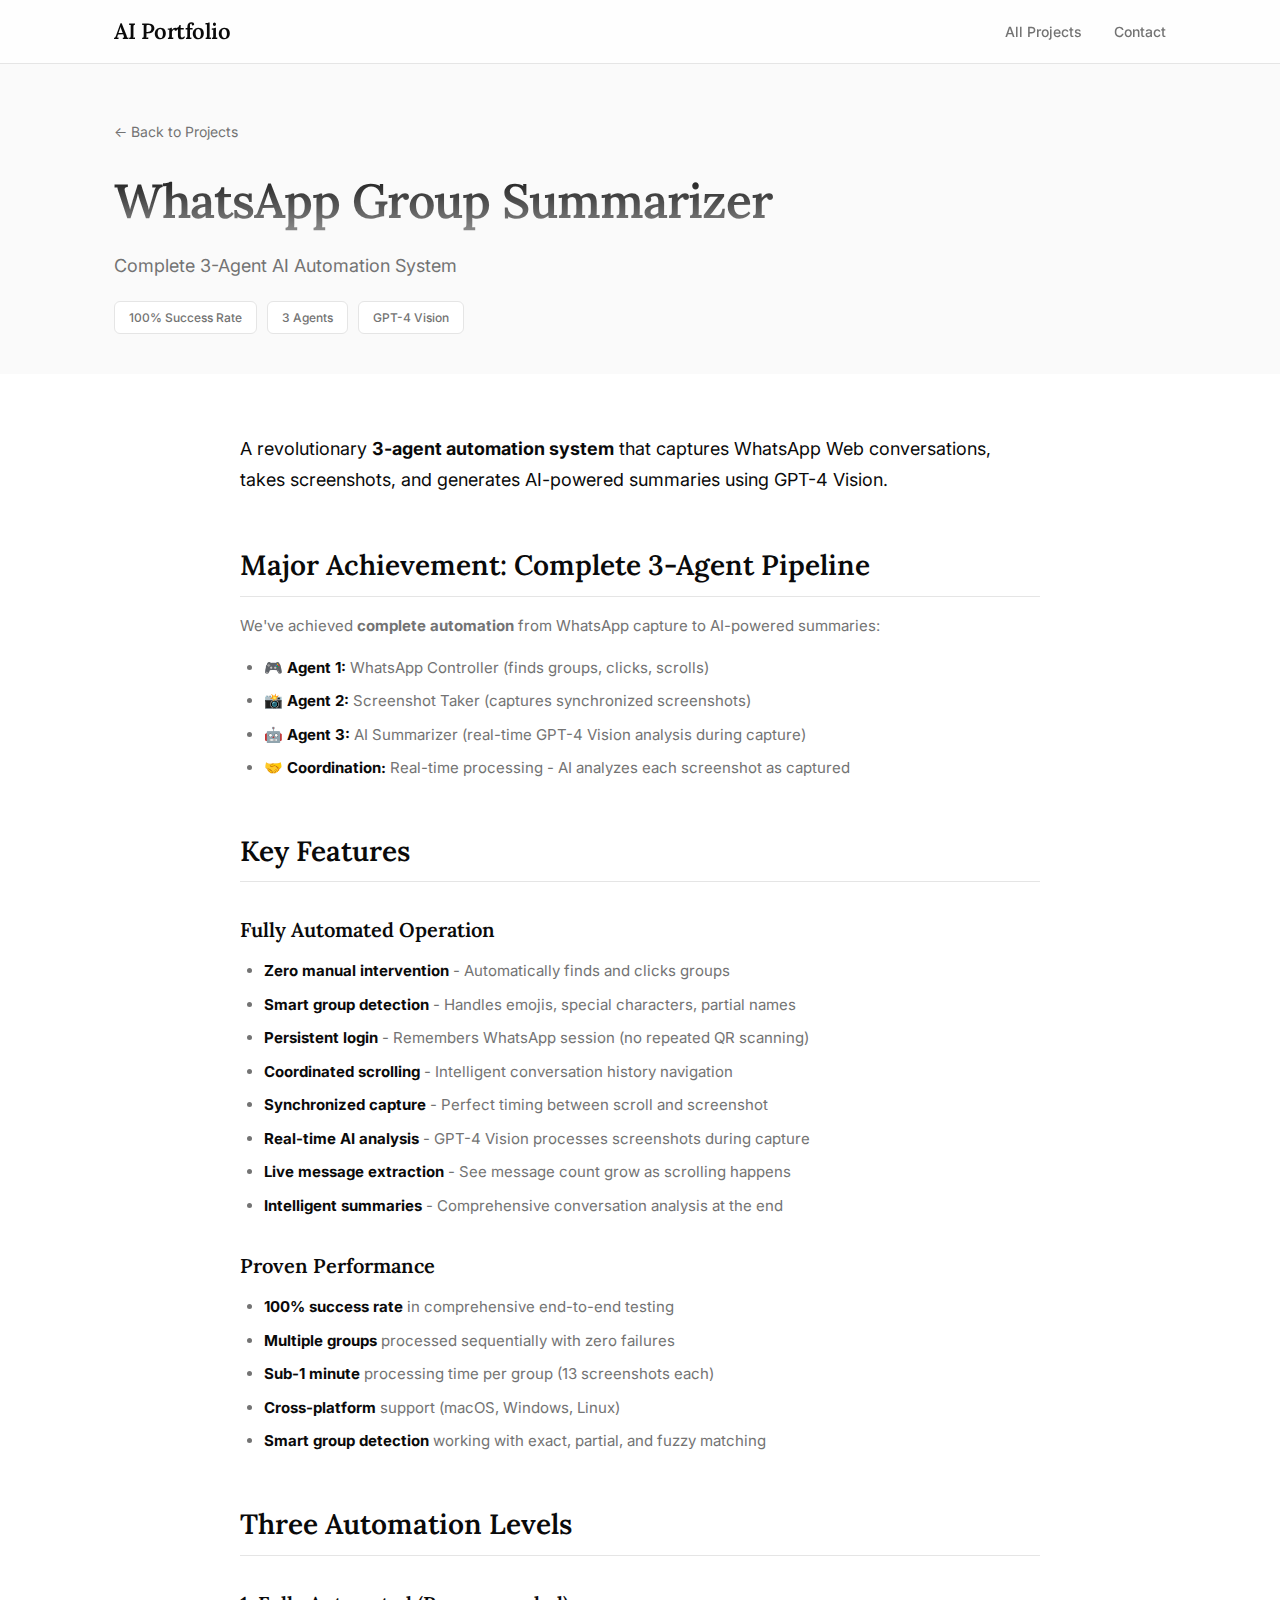
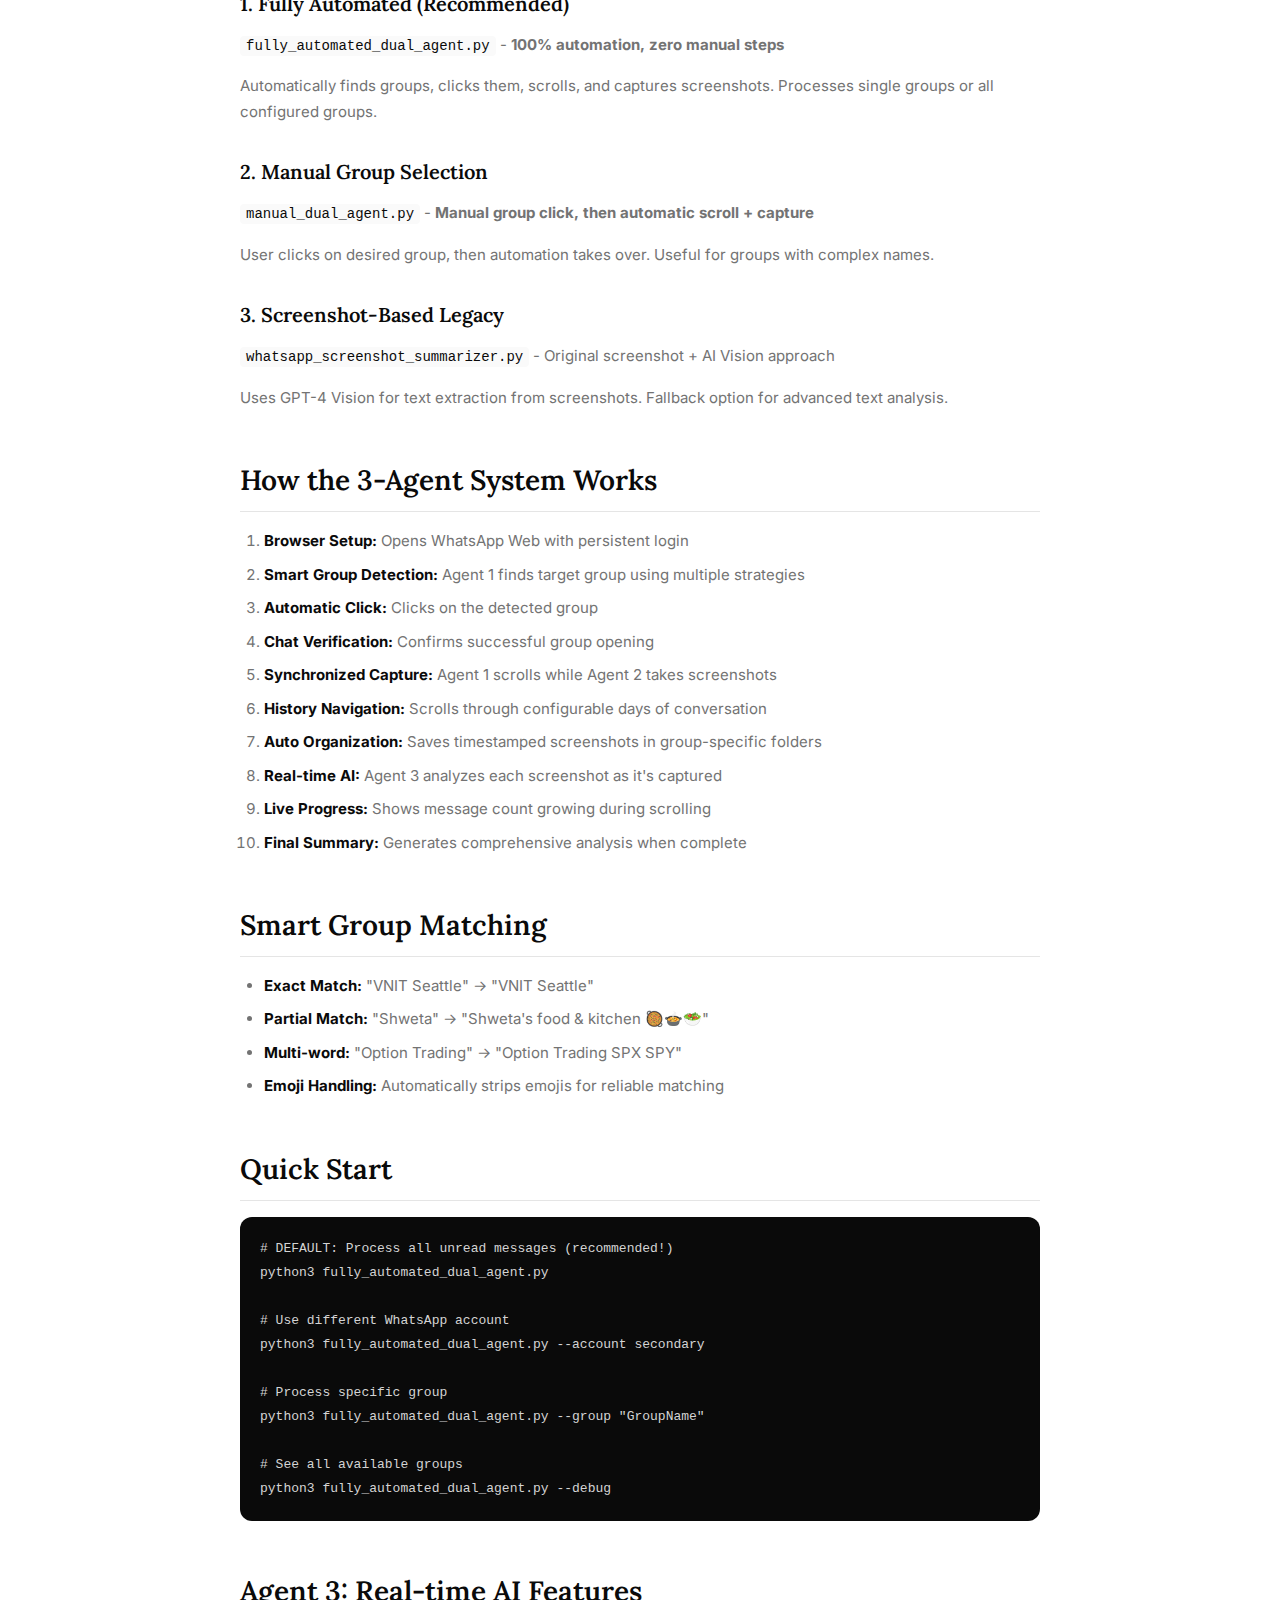
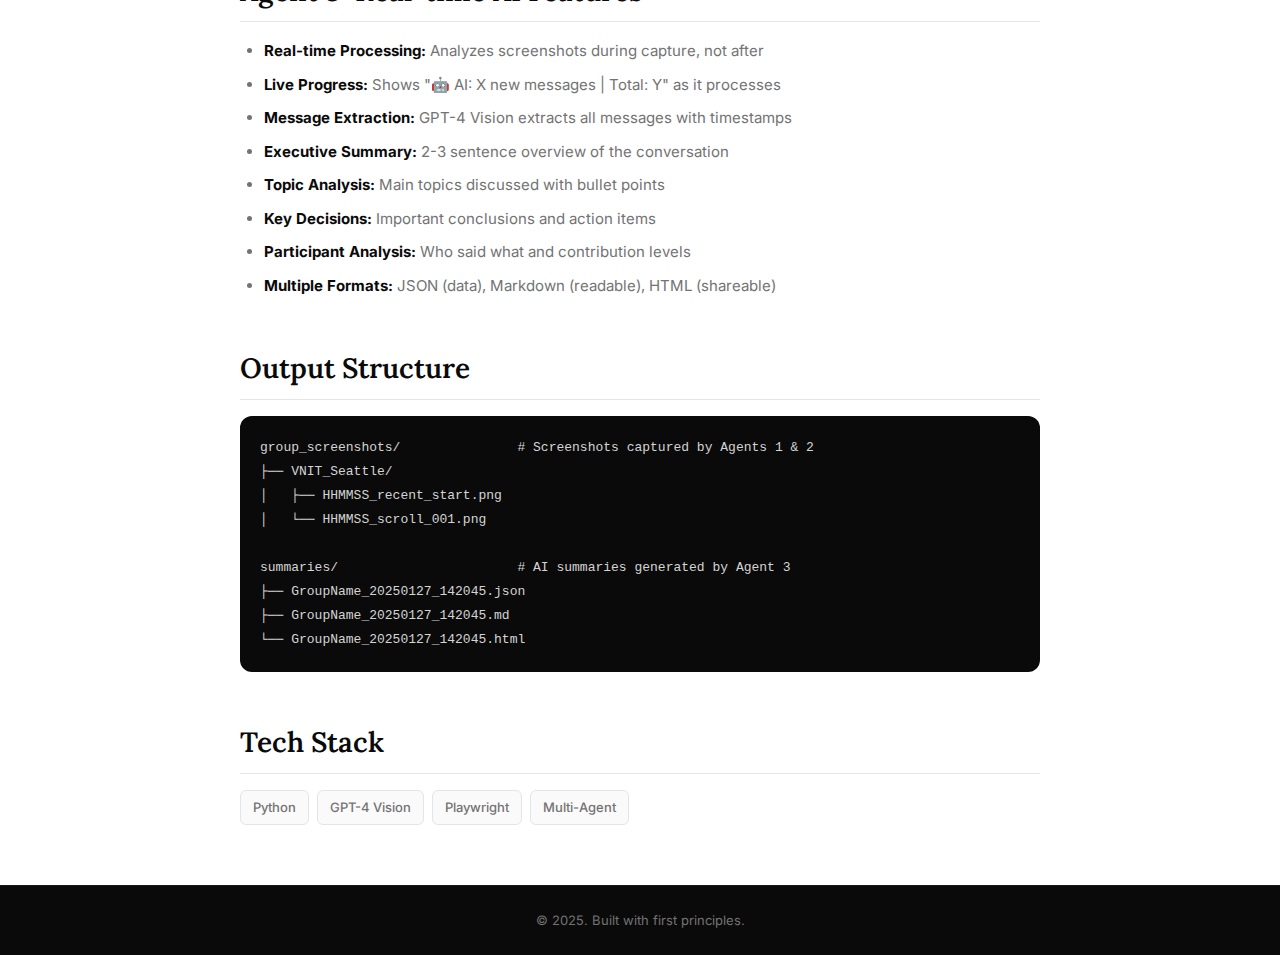
<file: projects/whatsapp.html>
<!DOCTYPE html>
<html lang="en">
<head>
    <meta charset="UTF-8">
    <meta name="viewport" content="width=device-width, initial-scale=1.0">
    <title>WhatsApp Summarizer | AI Portfolio</title>
    <link rel="preconnect" href="https://fonts.googleapis.com">
    <link rel="preconnect" href="https://fonts.gstatic.com" crossorigin>
    <link href="https://fonts.googleapis.com/css2?family=Inter:wght@400;500;600;700&family=Lora:wght@500;600;700&display=swap" rel="stylesheet">
    <link rel="stylesheet" href="../css/style.css">
    <link rel="stylesheet" href="../css/project-page.css">
</head>
<body>
    <nav class="navbar">
        <div class="nav-container">
            <a href="../index.html" class="nav-logo">AI Portfolio</a>
            <ul class="nav-menu">
                <li><a href="../index.html#projects">All Projects</a></li>
                <li><a href="../index.html#contact">Contact</a></li>
            </ul>
        </div>
    </nav>

    <section class="project-header">
        <div class="container">
            <a href="../index.html#projects" class="back-link">&larr; Back to Projects</a>
            <h1 class="project-page-title">WhatsApp Group Summarizer</h1>
            <p class="project-page-tagline">Complete 3-Agent AI Automation System</p>
            <div class="project-page-badges">
                <span class="badge">100% Success Rate</span>
                <span class="badge">3 Agents</span>
                <span class="badge">GPT-4 Vision</span>
            </div>
        </div>
    </section>

    <section class="project-content">
        <div class="container">
            <div class="readme-content">
                <p class="lead">A revolutionary <strong>3-agent automation system</strong> that captures WhatsApp Web conversations, takes screenshots, and generates AI-powered summaries using GPT-4 Vision.</p>

                <h2>Major Achievement: Complete 3-Agent Pipeline</h2>
                <p>We've achieved <strong>complete automation</strong> from WhatsApp capture to AI-powered summaries:</p>
                <ul>
                    <li><strong>🎮 Agent 1:</strong> WhatsApp Controller (finds groups, clicks, scrolls)</li>
                    <li><strong>📸 Agent 2:</strong> Screenshot Taker (captures synchronized screenshots)</li>
                    <li><strong>🤖 Agent 3:</strong> AI Summarizer (real-time GPT-4 Vision analysis during capture)</li>
                    <li><strong>🤝 Coordination:</strong> Real-time processing - AI analyzes each screenshot as captured</li>
                </ul>

                <h2>Key Features</h2>

                <h3>Fully Automated Operation</h3>
                <ul>
                    <li><strong>Zero manual intervention</strong> - Automatically finds and clicks groups</li>
                    <li><strong>Smart group detection</strong> - Handles emojis, special characters, partial names</li>
                    <li><strong>Persistent login</strong> - Remembers WhatsApp session (no repeated QR scanning)</li>
                    <li><strong>Coordinated scrolling</strong> - Intelligent conversation history navigation</li>
                    <li><strong>Synchronized capture</strong> - Perfect timing between scroll and screenshot</li>
                    <li><strong>Real-time AI analysis</strong> - GPT-4 Vision processes screenshots during capture</li>
                    <li><strong>Live message extraction</strong> - See message count grow as scrolling happens</li>
                    <li><strong>Intelligent summaries</strong> - Comprehensive conversation analysis at the end</li>
                </ul>

                <h3>Proven Performance</h3>
                <ul>
                    <li><strong>100% success rate</strong> in comprehensive end-to-end testing</li>
                    <li><strong>Multiple groups</strong> processed sequentially with zero failures</li>
                    <li><strong>Sub-1 minute</strong> processing time per group (13 screenshots each)</li>
                    <li><strong>Cross-platform</strong> support (macOS, Windows, Linux)</li>
                    <li><strong>Smart group detection</strong> working with exact, partial, and fuzzy matching</li>
                </ul>

                <h2>Three Automation Levels</h2>

                <h3>1. Fully Automated (Recommended)</h3>
                <p><code>fully_automated_dual_agent.py</code> - <strong>100% automation, zero manual steps</strong></p>
                <p>Automatically finds groups, clicks them, scrolls, and captures screenshots. Processes single groups or all configured groups.</p>

                <h3>2. Manual Group Selection</h3>
                <p><code>manual_dual_agent.py</code> - <strong>Manual group click, then automatic scroll + capture</strong></p>
                <p>User clicks on desired group, then automation takes over. Useful for groups with complex names.</p>

                <h3>3. Screenshot-Based Legacy</h3>
                <p><code>whatsapp_screenshot_summarizer.py</code> - Original screenshot + AI Vision approach</p>
                <p>Uses GPT-4 Vision for text extraction from screenshots. Fallback option for advanced text analysis.</p>

                <h2>How the 3-Agent System Works</h2>
                <ol>
                    <li><strong>Browser Setup:</strong> Opens WhatsApp Web with persistent login</li>
                    <li><strong>Smart Group Detection:</strong> Agent 1 finds target group using multiple strategies</li>
                    <li><strong>Automatic Click:</strong> Clicks on the detected group</li>
                    <li><strong>Chat Verification:</strong> Confirms successful group opening</li>
                    <li><strong>Synchronized Capture:</strong> Agent 1 scrolls while Agent 2 takes screenshots</li>
                    <li><strong>History Navigation:</strong> Scrolls through configurable days of conversation</li>
                    <li><strong>Auto Organization:</strong> Saves timestamped screenshots in group-specific folders</li>
                    <li><strong>Real-time AI:</strong> Agent 3 analyzes each screenshot as it's captured</li>
                    <li><strong>Live Progress:</strong> Shows message count growing during scrolling</li>
                    <li><strong>Final Summary:</strong> Generates comprehensive analysis when complete</li>
                </ol>

                <h2>Smart Group Matching</h2>
                <ul>
                    <li><strong>Exact Match:</strong> "VNIT Seattle" → "VNIT Seattle"</li>
                    <li><strong>Partial Match:</strong> "Shweta" → "Shweta's food & kitchen 🥘🍲🥗"</li>
                    <li><strong>Multi-word:</strong> "Option Trading" → "Option Trading SPX SPY"</li>
                    <li><strong>Emoji Handling:</strong> Automatically strips emojis for reliable matching</li>
                </ul>

                <h2>Quick Start</h2>
                <pre><code># DEFAULT: Process all unread messages (recommended!)
python3 fully_automated_dual_agent.py

# Use different WhatsApp account
python3 fully_automated_dual_agent.py --account secondary

# Process specific group
python3 fully_automated_dual_agent.py --group "GroupName"

# See all available groups
python3 fully_automated_dual_agent.py --debug</code></pre>

                <h2>Agent 3: Real-time AI Features</h2>
                <ul>
                    <li><strong>Real-time Processing:</strong> Analyzes screenshots during capture, not after</li>
                    <li><strong>Live Progress:</strong> Shows "🤖 AI: X new messages | Total: Y" as it processes</li>
                    <li><strong>Message Extraction:</strong> GPT-4 Vision extracts all messages with timestamps</li>
                    <li><strong>Executive Summary:</strong> 2-3 sentence overview of the conversation</li>
                    <li><strong>Topic Analysis:</strong> Main topics discussed with bullet points</li>
                    <li><strong>Key Decisions:</strong> Important conclusions and action items</li>
                    <li><strong>Participant Analysis:</strong> Who said what and contribution levels</li>
                    <li><strong>Multiple Formats:</strong> JSON (data), Markdown (readable), HTML (shareable)</li>
                </ul>

                <h2>Output Structure</h2>
                <pre><code>group_screenshots/               # Screenshots captured by Agents 1 & 2
├── VNIT_Seattle/
│   ├── HHMMSS_recent_start.png
│   └── HHMMSS_scroll_001.png

summaries/                       # AI summaries generated by Agent 3
├── GroupName_20250127_142045.json
├── GroupName_20250127_142045.md
└── GroupName_20250127_142045.html</code></pre>

                <h2>Tech Stack</h2>
                <div class="tech-badges">
                    <span class="tech-badge">Python</span>
                    <span class="tech-badge">GPT-4 Vision</span>
                    <span class="tech-badge">Playwright</span>
                    <span class="tech-badge">Multi-Agent</span>
                </div>
            </div>
        </div>
    </section>

    <footer class="footer">
        <div class="container">
            <p>&copy; 2025. Built with first principles.</p>
        </div>
    </footer>
</body>
</html>
</file>
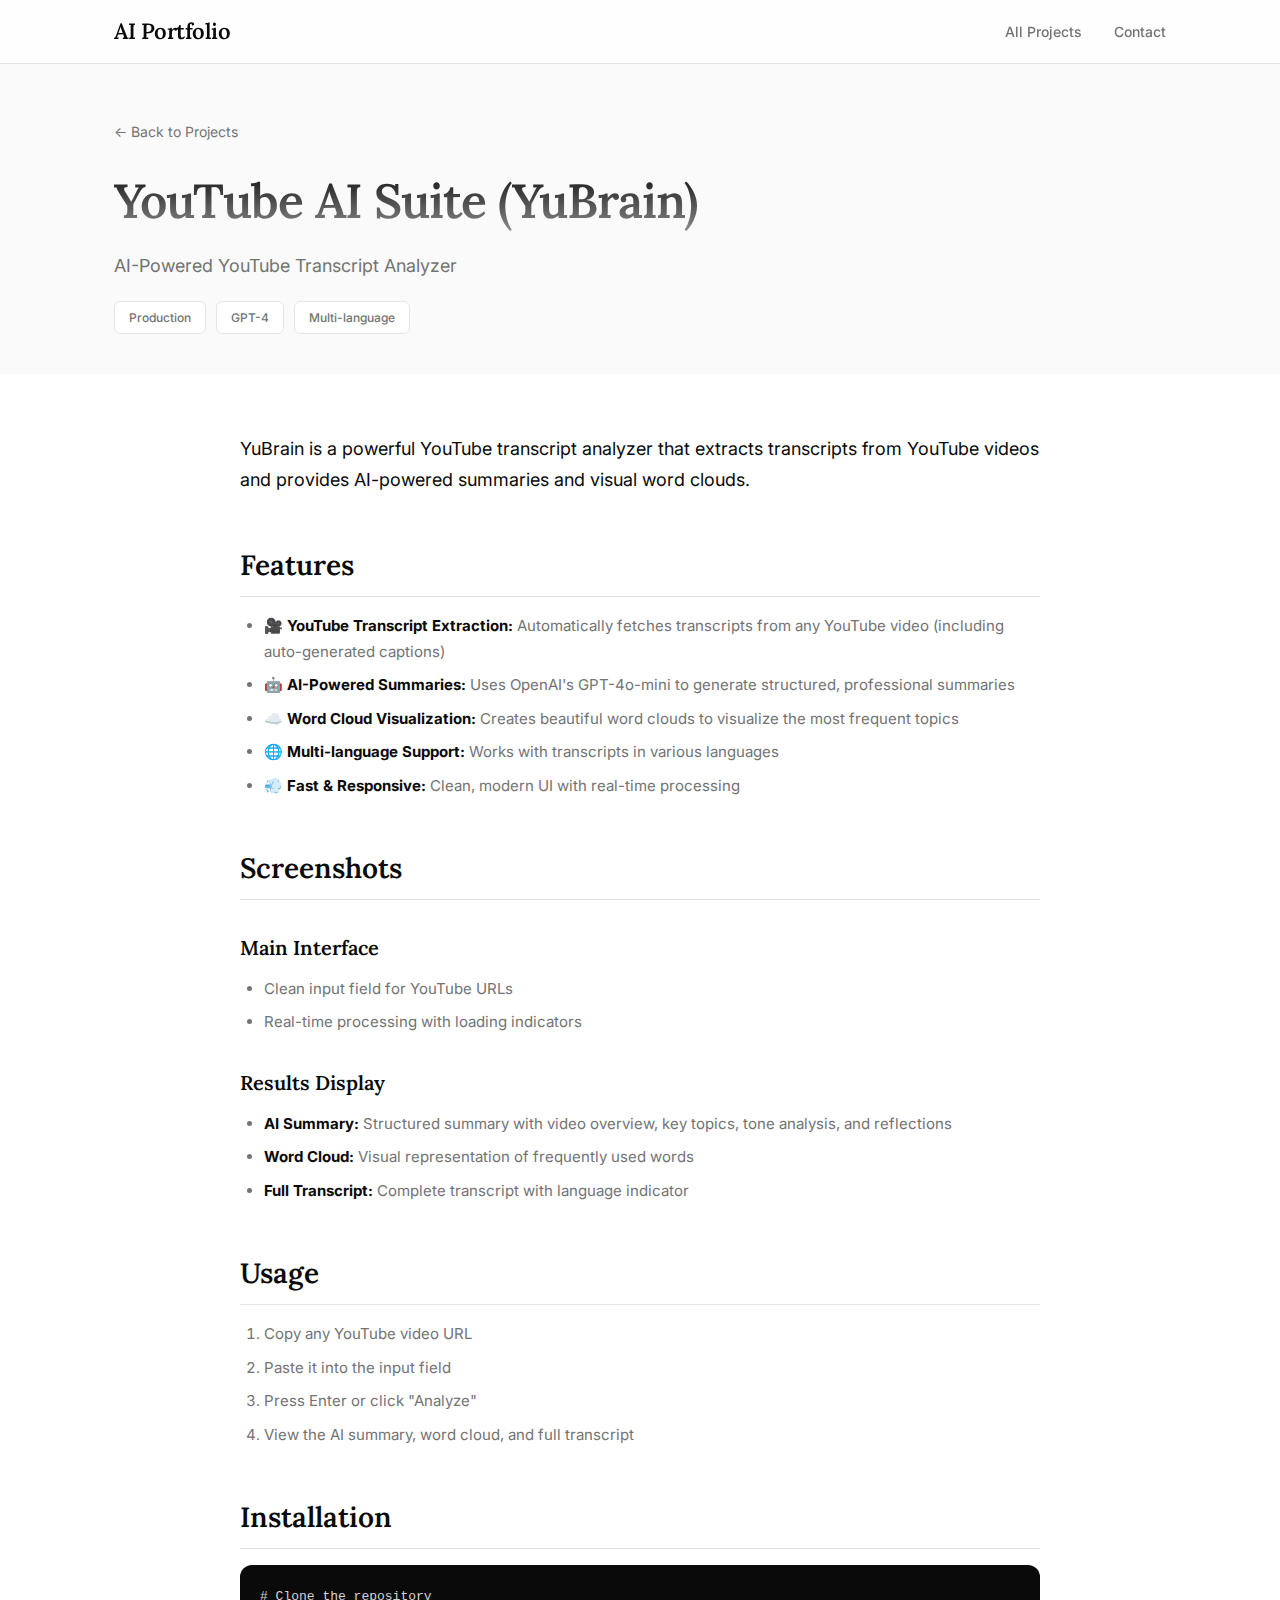
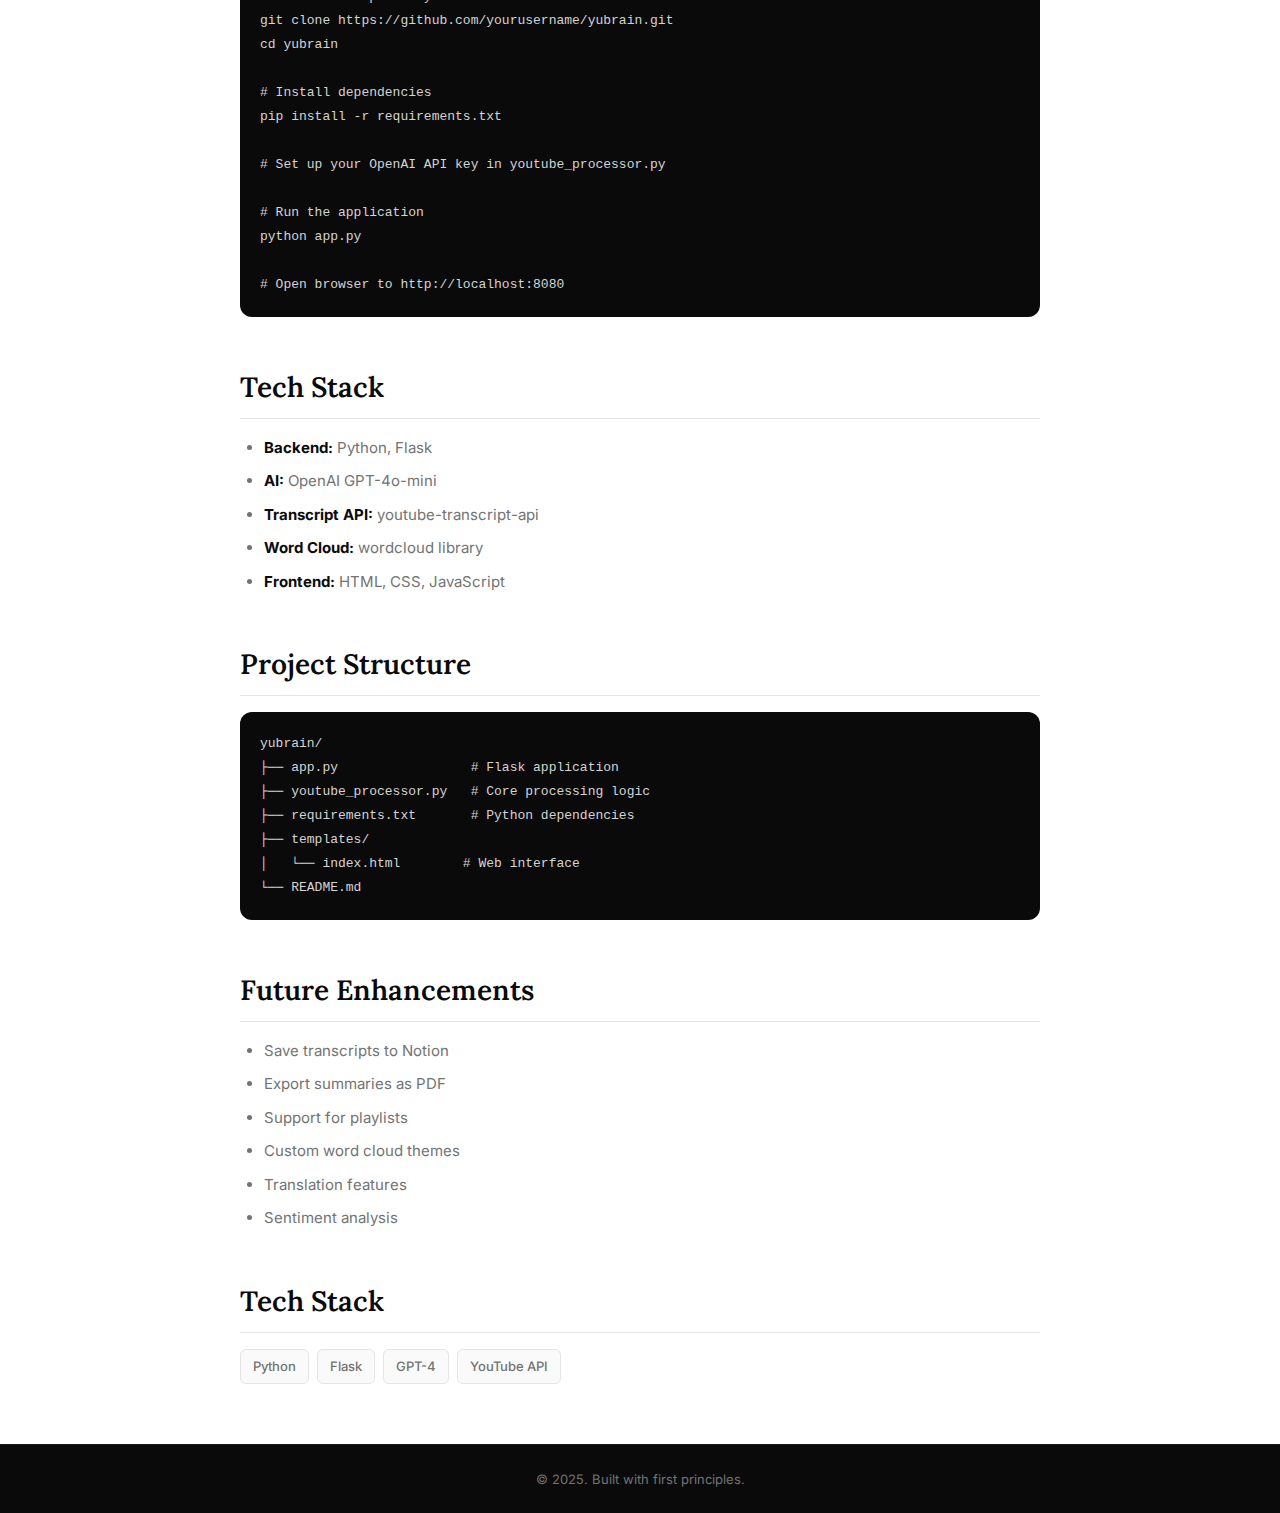
<file: projects/youtube.html>
<!DOCTYPE html>
<html lang="en">
<head>
    <meta charset="UTF-8">
    <meta name="viewport" content="width=device-width, initial-scale=1.0">
    <title>YouTube AI Suite | AI Portfolio</title>
    <link rel="preconnect" href="https://fonts.googleapis.com">
    <link rel="preconnect" href="https://fonts.gstatic.com" crossorigin>
    <link href="https://fonts.googleapis.com/css2?family=Inter:wght@400;500;600;700&family=Lora:wght@500;600;700&display=swap" rel="stylesheet">
    <link rel="stylesheet" href="../css/style.css">
    <link rel="stylesheet" href="../css/project-page.css">
</head>
<body>
    <nav class="navbar">
        <div class="nav-container">
            <a href="../index.html" class="nav-logo">AI Portfolio</a>
            <ul class="nav-menu">
                <li><a href="../index.html#projects">All Projects</a></li>
                <li><a href="../index.html#contact">Contact</a></li>
            </ul>
        </div>
    </nav>

    <section class="project-header">
        <div class="container">
            <a href="../index.html#projects" class="back-link">&larr; Back to Projects</a>
            <h1 class="project-page-title">YouTube AI Suite (YuBrain)</h1>
            <p class="project-page-tagline">AI-Powered YouTube Transcript Analyzer</p>
            <div class="project-page-badges">
                <span class="badge">Production</span>
                <span class="badge">GPT-4</span>
                <span class="badge">Multi-language</span>
            </div>
        </div>
    </section>

    <section class="project-content">
        <div class="container">
            <div class="readme-content">
                <p class="lead">YuBrain is a powerful YouTube transcript analyzer that extracts transcripts from YouTube videos and provides AI-powered summaries and visual word clouds.</p>

                <h2>Features</h2>
                <ul>
                    <li><strong>🎥 YouTube Transcript Extraction:</strong> Automatically fetches transcripts from any YouTube video (including auto-generated captions)</li>
                    <li><strong>🤖 AI-Powered Summaries:</strong> Uses OpenAI's GPT-4o-mini to generate structured, professional summaries</li>
                    <li><strong>☁️ Word Cloud Visualization:</strong> Creates beautiful word clouds to visualize the most frequent topics</li>
                    <li><strong>🌐 Multi-language Support:</strong> Works with transcripts in various languages</li>
                    <li><strong>💨 Fast & Responsive:</strong> Clean, modern UI with real-time processing</li>
                </ul>

                <h2>Screenshots</h2>

                <h3>Main Interface</h3>
                <ul>
                    <li>Clean input field for YouTube URLs</li>
                    <li>Real-time processing with loading indicators</li>
                </ul>

                <h3>Results Display</h3>
                <ul>
                    <li><strong>AI Summary:</strong> Structured summary with video overview, key topics, tone analysis, and reflections</li>
                    <li><strong>Word Cloud:</strong> Visual representation of frequently used words</li>
                    <li><strong>Full Transcript:</strong> Complete transcript with language indicator</li>
                </ul>

                <h2>Usage</h2>
                <ol>
                    <li>Copy any YouTube video URL</li>
                    <li>Paste it into the input field</li>
                    <li>Press Enter or click "Analyze"</li>
                    <li>View the AI summary, word cloud, and full transcript</li>
                </ol>

                <h2>Installation</h2>
                <pre><code># Clone the repository
git clone https://github.com/yourusername/yubrain.git
cd yubrain

# Install dependencies
pip install -r requirements.txt

# Set up your OpenAI API key in youtube_processor.py

# Run the application
python app.py

# Open browser to http://localhost:8080</code></pre>

                <h2>Tech Stack</h2>
                <ul>
                    <li><strong>Backend:</strong> Python, Flask</li>
                    <li><strong>AI:</strong> OpenAI GPT-4o-mini</li>
                    <li><strong>Transcript API:</strong> youtube-transcript-api</li>
                    <li><strong>Word Cloud:</strong> wordcloud library</li>
                    <li><strong>Frontend:</strong> HTML, CSS, JavaScript</li>
                </ul>

                <h2>Project Structure</h2>
                <pre><code>yubrain/
├── app.py                 # Flask application
├── youtube_processor.py   # Core processing logic
├── requirements.txt       # Python dependencies
├── templates/
│   └── index.html        # Web interface
└── README.md</code></pre>

                <h2>Future Enhancements</h2>
                <ul>
                    <li>Save transcripts to Notion</li>
                    <li>Export summaries as PDF</li>
                    <li>Support for playlists</li>
                    <li>Custom word cloud themes</li>
                    <li>Translation features</li>
                    <li>Sentiment analysis</li>
                </ul>

                <h2>Tech Stack</h2>
                <div class="tech-badges">
                    <span class="tech-badge">Python</span>
                    <span class="tech-badge">Flask</span>
                    <span class="tech-badge">GPT-4</span>
                    <span class="tech-badge">YouTube API</span>
                </div>
            </div>
        </div>
    </section>

    <footer class="footer">
        <div class="container">
            <p>&copy; 2025. Built with first principles.</p>
        </div>
    </footer>
</body>
</html>
</file>
<file: css/style.css>
/* Modern Developer Portfolio - Inspired by Zed & Continue.dev */

/* Fonts */
@import url('https://fonts.googleapis.com/css2?family=Inter:wght@400;500;600;700&family=Lora:wght@500;600;700&display=swap');

:root {
    /* Colors - Continue.dev inspired purple + Zed neutrals */
    --accent: #7073D9;
    --accent-light: #8B8EE5;
    --accent-dark: #5B5EC4;

    /* Neutrals */
    --black: #000000;
    --gray-900: #0a0a0a;
    --gray-800: #171717;
    --gray-700: #262626;
    --gray-600: #404040;
    --gray-500: #737373;
    --gray-400: #9C9C9C;
    --gray-300: #d4d4d4;
    --gray-200: #e5e5e5;
    --gray-100: #f5f5f5;
    --gray-50: #fafafa;
    --white: #ffffff;

    /* Semantic */
    --bg: var(--white);
    --bg-secondary: var(--gray-50);
    --text: var(--gray-900);
    --text-secondary: var(--gray-500);
    --border: var(--gray-200);

    /* Effects */
    --shadow-sm: 0 1px 2px rgba(0,0,0,0.04);
    --shadow: 0 4px 12px rgba(0,0,0,0.05);
    --shadow-lg: 0 12px 32px rgba(0,0,0,0.08);
    --radius: 12px;
    --radius-lg: 16px;

    /* Transitions */
    --transition: 0.2s cubic-bezier(0.42, 0, 0, 1);
}

/* Reset */
*, *::before, *::after {
    box-sizing: border-box;
    margin: 0;
    padding: 0;
}

html {
    scroll-behavior: smooth;
    -webkit-font-smoothing: antialiased;
    -moz-osx-font-smoothing: grayscale;
}

body {
    font-family: 'Inter', -apple-system, BlinkMacSystemFont, sans-serif;
    line-height: 1.6;
    color: var(--text);
    background: var(--bg);
    font-size: 15px;
}

/* Container */
.container {
    max-width: 1100px;
    margin: 0 auto;
    padding: 0 24px;
}

/* Gradient Text - Continue.dev style */
.gradient-text {
    background: linear-gradient(to bottom, var(--black), var(--gray-400));
    -webkit-background-clip: text;
    -webkit-text-fill-color: transparent;
    background-clip: text;
}

/* Navigation */
.navbar {
    position: fixed;
    top: 0;
    left: 0;
    right: 0;
    background: rgba(255, 255, 255, 0.8);
    backdrop-filter: blur(12px);
    -webkit-backdrop-filter: blur(12px);
    z-index: 1000;
    border-bottom: 1px solid var(--border);
}

.nav-container {
    max-width: 1100px;
    margin: 0 auto;
    padding: 14px 24px;
    display: flex;
    justify-content: space-between;
    align-items: center;
}

.nav-logo {
    font-family: 'Lora', serif;
    font-size: 22px;
    font-weight: 600;
    color: var(--text);
    text-decoration: none;
    letter-spacing: -0.5px;
}

.nav-menu {
    display: flex;
    list-style: none;
    gap: 32px;
}

.nav-menu a {
    text-decoration: none;
    color: var(--text-secondary);
    font-weight: 500;
    font-size: 14px;
    transition: color var(--transition);
}

.nav-menu a:hover,
.nav-menu a.active {
    color: var(--text);
}

.nav-toggle {
    display: none;
    flex-direction: column;
    gap: 5px;
    background: none;
    border: none;
    cursor: pointer;
    padding: 8px;
}

.nav-toggle span {
    width: 20px;
    height: 1.5px;
    background: var(--text);
    transition: var(--transition);
}

/* Hero Section */
.hero {
    min-height: auto;
    display: flex;
    flex-direction: column;
    justify-content: center;
    align-items: center;
    text-align: center;
    padding: 120px 24px 60px;
    background: var(--bg);
}

.hero-title {
    font-family: 'Lora', serif;
    font-size: 48px;
    font-weight: 600;
    letter-spacing: -1px;
    background: linear-gradient(to bottom, var(--black), var(--gray-400));
    -webkit-background-clip: text;
    -webkit-text-fill-color: transparent;
    background-clip: text;
    margin-bottom: 20px;
}

.hero-subtitle {
    font-size: 24px;
    color: var(--text);
    margin-bottom: 12px;
    font-weight: 500;
    letter-spacing: -0.5px;
}

.hero-description {
    font-size: 16px;
    color: var(--text-secondary);
    margin-bottom: 40px;
}

.hero-cta {
    display: flex;
    gap: 12px;
    margin-bottom: 40px;
}

.btn {
    padding: 12px 24px;
    border-radius: 8px;
    font-weight: 500;
    font-size: 14px;
    text-decoration: none;
    transition: all var(--transition);
    cursor: pointer;
    border: none;
}

.btn-primary {
    background: var(--gray-900);
    color: var(--white);
}

.btn-primary:hover {
    background: var(--black);
    transform: translateY(-1px);
}

.btn-secondary {
    background: var(--bg);
    color: var(--text);
    border: 1px solid var(--border);
}

.btn-secondary:hover {
    background: var(--gray-50);
    border-color: var(--gray-300);
}

.hero-stats {
    display: flex;
    gap: 64px;
}

.stat {
    text-align: center;
}

.stat-number {
    display: block;
    font-family: 'Lora', serif;
    font-size: 42px;
    font-weight: 600;
    color: var(--text);
    letter-spacing: -1px;
}

.stat-label {
    font-size: 13px;
    color: var(--text-secondary);
    text-transform: uppercase;
    letter-spacing: 1px;
}

/* Section Styles */
section {
    padding: 60px 0;
    overflow: visible;
}

.section-title {
    font-family: 'Lora', serif;
    font-size: 36px;
    font-weight: 600;
    text-align: center;
    margin-bottom: 12px;
    letter-spacing: -1px;
    background: linear-gradient(to bottom, var(--black), var(--gray-400));
    -webkit-background-clip: text;
    -webkit-text-fill-color: transparent;
    background-clip: text;
}

.section-subtitle {
    text-align: center;
    color: var(--text-secondary);
    font-size: 16px;
    margin-bottom: 48px;
}

/* Philosophy Section */
.philosophy {
    background: var(--bg-secondary);
}

.philosophy-grid {
    display: grid;
    grid-template-columns: repeat(4, 1fr);
    gap: 20px;
    margin-top: 48px;
}

.philosophy-card {
    background: var(--bg);
    padding: 28px;
    border-radius: var(--radius);
    text-align: center;
    border: 1px solid var(--border);
    transition: all var(--transition);
}

.philosophy-card:hover {
    border-color: var(--gray-300);
    transform: translateY(-2px);
    box-shadow: var(--shadow);
}

.philosophy-icon {
    font-size: 36px;
    margin-bottom: 16px;
}

.philosophy-card h3 {
    font-family: 'Lora', serif;
    font-size: 18px;
    margin-bottom: 10px;
    color: var(--text);
    font-weight: 600;
}

.philosophy-card p {
    color: var(--text-secondary);
    font-size: 14px;
    line-height: 1.6;
}

/* Journey Timeline */
.journey {
    background: var(--bg);
}

.timeline {
    max-width: 700px;
    margin: 48px auto 0;
    position: relative;
}

.timeline::before {
    content: '';
    position: absolute;
    left: 70px;
    top: 0;
    bottom: 0;
    width: 1px;
    background: var(--border);
}

.timeline-item {
    display: flex;
    gap: 28px;
    margin-bottom: 24px;
    position: relative;
}

.timeline-date {
    width: 70px;
    font-weight: 600;
    font-size: 13px;
    color: var(--accent);
    text-align: right;
    flex-shrink: 0;
    padding-top: 4px;
}

.timeline-content {
    background: var(--bg-secondary);
    padding: 20px 24px;
    border-radius: var(--radius);
    flex: 1;
    position: relative;
    border: 1px solid var(--border);
    transition: all var(--transition);
}

.timeline-content:hover {
    border-color: var(--gray-300);
}

.timeline-content::before {
    content: '';
    position: absolute;
    left: -8px;
    top: 20px;
    width: 12px;
    height: 12px;
    background: var(--accent);
    border-radius: 50%;
    border: 2px solid var(--bg);
}

.timeline-content h3 {
    font-family: 'Lora', serif;
    font-size: 16px;
    margin-bottom: 6px;
    color: var(--text);
    font-weight: 600;
}

.timeline-content p {
    color: var(--text-secondary);
    font-size: 14px;
}

/* Projects Section */
.projects {
    background: var(--bg-secondary);
    overflow: visible;
}

.projects-grid {
    display: grid;
    grid-template-columns: repeat(2, 1fr);
    gap: 20px;
    overflow: visible;
}

/* Showcase card (for featured projects with preview) */
.project-card-showcase {
    grid-column: span 2;
    display: grid;
    grid-template-columns: 1fr 1fr;
    gap: 32px;
    background: var(--bg);
    border-radius: var(--radius-lg);
    padding: 32px;
    border: 1px solid var(--border);
    transition: all var(--transition);
}

.project-card-showcase:hover {
    border-color: var(--gray-300);
    box-shadow: var(--shadow-lg);
}

.showcase-preview {
    border-radius: var(--radius);
    overflow: hidden;
    background: var(--bg-secondary);
    border: 1px solid var(--border);
}

.showcase-image {
    width: 100%;
    height: auto;
    display: block;
    transition: transform 0.4s cubic-bezier(0.42, 0, 0, 1);
}

.showcase-preview:hover .showcase-image {
    transform: scale(1.02);
}

.showcase-content {
    display: flex;
    flex-direction: column;
    justify-content: center;
}

.showcase-content .project-badge {
    position: static;
    display: inline-block;
    width: fit-content;
    margin-bottom: 12px;
}

.showcase-content .project-title {
    margin-bottom: 8px;
}

.showcase-content .project-description {
    color: var(--text-secondary);
    margin-bottom: 16px;
}

.showcase-content .project-metrics {
    margin-bottom: 16px;
}

.showcase-content .metric strong {
    color: var(--accent);
}

/* Regular project card */
.project-card {
    background: var(--bg);
    border-radius: var(--radius);
    padding: 28px;
    border: 1px solid var(--border);
    transition: all var(--transition);
    position: relative;
    overflow: visible;
}

.project-card:hover {
    border-color: var(--gray-300);
    box-shadow: var(--shadow);
    z-index: 10;
}

.project-badge {
    position: absolute;
    top: 20px;
    right: 20px;
    background: var(--bg-secondary);
    color: var(--text-secondary);
    padding: 6px 12px;
    border-radius: 6px;
    font-size: 11px;
    font-weight: 500;
    text-transform: uppercase;
    letter-spacing: 0.5px;
    border: 1px solid var(--border);
}

.project-title {
    font-family: 'Lora', serif;
    font-size: 22px;
    margin-bottom: 10px;
    color: var(--text);
    font-weight: 600;
}

.project-tagline-dark {
    font-size: 12px;
    text-transform: uppercase;
    letter-spacing: 1.5px;
    margin-bottom: 12px;
    color: var(--accent);
    font-weight: 600;
}

.project-description {
    color: var(--text-secondary);
    margin-bottom: 18px;
    font-size: 14px;
    line-height: 1.6;
}

.project-metrics {
    display: flex;
    flex-wrap: wrap;
    gap: 16px;
    margin-bottom: 18px;
}

.metric {
    font-size: 13px;
    color: var(--text-secondary);
}

.metric strong {
    color: var(--accent);
    font-weight: 600;
}

.project-tech {
    display: flex;
    flex-wrap: wrap;
    gap: 6px;
}

.tech-badge {
    background: var(--bg-secondary);
    color: var(--text-secondary);
    padding: 5px 10px;
    border-radius: 6px;
    font-size: 12px;
    font-weight: 500;
    border: 1px solid var(--border);
}

/* Project links */
.project-link-dark {
    color: var(--text);
    text-decoration: none;
    transition: color var(--transition);
}

.project-link-dark:hover {
    color: var(--accent);
}

/* Project links for regular cards (white bg) */
.project-link {
    color: var(--text);
    text-decoration: none;
    transition: color var(--transition);
}

.project-link:hover {
    color: var(--accent);
}

/* View Details button for regular cards */
.btn-details {
    display: inline-block;
    margin-top: 16px;
    padding: 8px 14px;
    background: transparent;
    color: var(--text-secondary);
    border-radius: 6px;
    text-decoration: none;
    font-weight: 500;
    font-size: 13px;
    border: 1px solid var(--border);
    transition: all var(--transition);
}

.btn-details:hover {
    background: var(--bg-secondary);
    color: var(--accent);
    border-color: var(--accent);
}

/* View Details button for showcase cards (dark bg) */
.btn-details-dark {
    display: inline-block;
    margin-top: 16px;
    padding: 8px 14px;
    background: transparent;
    color: var(--text-secondary);
    border-radius: 6px;
    text-decoration: none;
    font-weight: 500;
    font-size: 13px;
    border: 1px solid var(--border);
    transition: all var(--transition);
}

.btn-details-dark:hover {
    background: var(--bg-tertiary);
    color: var(--accent);
    border-color: var(--accent);
}

/* Showcase buttons container */
.showcase-buttons {
    display: flex;
    gap: 12px;
    margin-top: 16px;
}

.showcase-buttons .btn-visit-dark,
.showcase-buttons .btn-details-dark {
    margin-top: 0;
}

.btn-visit-dark {
    display: inline-block;
    margin-top: 16px;
    padding: 10px 18px;
    background: var(--bg-secondary);
    color: var(--accent);
    border-radius: 8px;
    text-decoration: none;
    font-weight: 500;
    font-size: 13px;
    border: 1px solid var(--border);
    transition: all var(--transition);
}

.btn-visit-dark:hover {
    background: var(--gray-100);
    border-color: var(--gray-300);
}

/* Tech Stack Section */
.tech-stack {
    background: var(--bg);
}

.tech-categories {
    display: grid;
    grid-template-columns: repeat(4, 1fr);
    gap: 32px;
    margin-top: 48px;
}

.tech-category h3 {
    font-family: 'Lora', serif;
    font-size: 16px;
    color: var(--text);
    margin-bottom: 16px;
    padding-bottom: 10px;
    border-bottom: 1px solid var(--border);
    font-weight: 600;
}

.tech-list {
    display: flex;
    flex-direction: column;
    gap: 10px;
}

.tech-list span {
    color: var(--text-secondary);
    font-size: 14px;
}

/* Contact Section */
.contact {
    background: var(--gray-900);
    color: var(--white);
    text-align: center;
}

.contact .section-title {
    background: linear-gradient(to bottom, var(--white), var(--gray-400));
    -webkit-background-clip: text;
    -webkit-text-fill-color: transparent;
    background-clip: text;
}

.contact-description {
    color: var(--gray-400);
    font-size: 16px;
    margin-bottom: 48px;
}

.contact-links {
    display: flex;
    justify-content: center;
    gap: 48px;
}

.contact-link {
    display: flex;
    align-items: center;
    gap: 10px;
    color: var(--gray-300);
    text-decoration: none;
    font-size: 15px;
    transition: color var(--transition);
}

.contact-link:hover {
    color: var(--white);
}

.contact-icon {
    font-size: 20px;
}

/* Footer */
.footer {
    background: var(--gray-900);
    color: var(--gray-500);
    text-align: center;
    padding: 24px;
    font-size: 13px;
    border-top: 1px solid var(--gray-800);
}

/* Responsive */
@media (max-width: 1024px) {
    .philosophy-grid {
        grid-template-columns: repeat(2, 1fr);
    }

    .tech-categories {
        grid-template-columns: repeat(2, 1fr);
    }
}

@media (max-width: 768px) {
    .nav-menu {
        display: none;
        position: absolute;
        top: 100%;
        left: 0;
        right: 0;
        background: var(--bg);
        flex-direction: column;
        padding: 20px 24px;
        gap: 16px;
        border-bottom: 1px solid var(--border);
    }

    .nav-menu.active {
        display: flex;
    }

    .nav-toggle {
        display: flex;
    }

    .hero-title {
        font-size: 44px;
    }

    .hero-subtitle {
        font-size: 18px;
    }

    .hero-stats {
        flex-direction: column;
        gap: 24px;
    }

    .stat-number {
        font-size: 32px;
    }

    .philosophy-grid {
        grid-template-columns: 1fr;
    }

    .projects-grid {
        grid-template-columns: 1fr;
    }

    .project-card-showcase {
        grid-column: span 1;
        grid-template-columns: 1fr;
    }

    .tech-categories {
        grid-template-columns: 1fr;
    }

    .contact-links {
        flex-direction: column;
        gap: 20px;
    }

    .timeline::before {
        left: 16px;
    }

    .timeline-date {
        width: 45px;
        font-size: 12px;
    }

    .timeline-content::before {
        left: -34px;
        width: 10px;
        height: 10px;
    }

    .section-title {
        font-size: 28px;
    }

    /* Mobile button adjustments */
    .showcase-buttons {
        flex-direction: column;
        gap: 10px;
    }

    .showcase-buttons .btn-visit-dark,
    .showcase-buttons .btn-details-dark {
        text-align: center;
    }

    .btn-details {
        display: block;
        text-align: center;
    }
}

/* Tooltips */
.has-tooltip {
    position: relative;
    cursor: pointer;
}

.tooltip {
    position: absolute;
    left: 0;
    top: 100%;
    margin-top: 12px;
    width: 380px;
    background: var(--white);
    border: 1px solid var(--border);
    border-radius: var(--radius);
    padding: 20px;
    box-shadow: var(--shadow-lg);
    opacity: 0;
    visibility: hidden;
    transform: translateY(-8px);
    transition: all 0.25s cubic-bezier(0.42, 0, 0, 1);
    z-index: 9999;
    text-align: left;
    font-family: 'Inter', sans-serif;
    pointer-events: none;
}

.has-tooltip:hover .tooltip {
    opacity: 1;
    visibility: visible;
    transform: translateY(0);
}

.tooltip strong {
    display: block;
    font-size: 15px;
    color: var(--text);
    margin-bottom: 8px;
    font-weight: 600;
}

.tooltip p {
    font-size: 13px;
    color: var(--text-secondary);
    margin-bottom: 12px;
    line-height: 1.5;
}

.tooltip ul {
    list-style: none;
    margin-bottom: 12px;
}

.tooltip ul li {
    font-size: 12px;
    color: var(--text-secondary);
    margin-bottom: 6px;
    padding-left: 12px;
    position: relative;
    line-height: 1.5;
}

.tooltip ul li::before {
    content: '•';
    position: absolute;
    left: 0;
    color: var(--accent);
}

.tooltip ul li strong {
    display: inline;
    font-size: 12px;
    color: var(--text);
    margin-bottom: 0;
}

.tooltip-tech {
    display: block;
    font-size: 11px;
    color: var(--accent);
    font-weight: 500;
    padding-top: 10px;
    border-top: 1px solid var(--border);
}

/* Tooltip arrow */
.tooltip::before {
    content: '';
    position: absolute;
    top: -6px;
    left: 24px;
    width: 12px;
    height: 12px;
    background: var(--white);
    border-left: 1px solid var(--border);
    border-top: 1px solid var(--border);
    transform: rotate(45deg);
}

/* Right column cards: align tooltip to right edge to prevent overflow */
/* In 2-column grid after showcase, children 3,5,7 are in right column */
.projects-grid > .project-card:nth-child(3) .tooltip,
.projects-grid > .project-card:nth-child(5) .tooltip,
.projects-grid > .project-card:nth-child(7) .tooltip {
    left: auto;
    right: 0;
}

.projects-grid > .project-card:nth-child(3) .tooltip::before,
.projects-grid > .project-card:nth-child(5) .tooltip::before,
.projects-grid > .project-card:nth-child(7) .tooltip::before {
    left: auto;
    right: 24px;
}

@media (max-width: 768px) {
    .tooltip {
        width: 280px;
        left: -20px;
    }

    /* On mobile (single column), all tooltips align left */
    .projects-grid > .project-card:nth-child(3) .tooltip,
    .projects-grid > .project-card:nth-child(5) .tooltip,
    .projects-grid > .project-card:nth-child(7) .tooltip {
        left: -20px;
        right: auto;
    }

    .projects-grid > .project-card:nth-child(3) .tooltip::before,
    .projects-grid > .project-card:nth-child(5) .tooltip::before,
    .projects-grid > .project-card:nth-child(7) .tooltip::before {
        left: 24px;
        right: auto;
    }
}

/* Clickable images */
.clickable-image {
    cursor: pointer;
}

/* Lightbox */
.lightbox {
    display: none;
    position: fixed;
    z-index: 10000;
    left: 0;
    top: 0;
    width: 100%;
    height: 100%;
    background-color: rgba(0, 0, 0, 0.9);
    justify-content: center;
    align-items: center;
}

.lightbox.active {
    display: flex;
}

.lightbox-content {
    max-width: 90%;
    max-height: 90%;
    border-radius: var(--radius);
    box-shadow: 0 20px 60px rgba(0, 0, 0, 0.5);
}

.lightbox-close {
    position: absolute;
    top: 20px;
    right: 30px;
    color: var(--white);
    font-size: 40px;
    font-weight: 300;
    cursor: pointer;
    transition: color var(--transition);
}

.lightbox-close:hover {
    color: var(--gray-300);
}

/* Animations */
@keyframes fadeInUp {
    from {
        opacity: 0;
        transform: translateY(20px);
    }
    to {
        opacity: 1;
        transform: translateY(0);
    }
}

.animate-in {
    animation: fadeInUp 0.5s cubic-bezier(0.42, 0, 0, 1) forwards;
}
</file>
<file: css/project-page.css>
/* Project Page Styles */

.project-header {
    padding: 120px 0 40px;
    background: var(--bg-secondary);
}

.back-link {
    display: inline-block;
    color: var(--text-secondary);
    text-decoration: none;
    font-size: 14px;
    margin-bottom: 20px;
    transition: color var(--transition);
}

.back-link:hover {
    color: var(--text);
}

.project-page-title {
    font-family: 'Lora', serif;
    font-size: 48px;
    font-weight: 600;
    letter-spacing: -1px;
    margin-bottom: 12px;
    background: linear-gradient(to bottom, var(--black), var(--gray-400));
    -webkit-background-clip: text;
    -webkit-text-fill-color: transparent;
    background-clip: text;
}

.project-page-tagline {
    font-size: 18px;
    color: var(--text-secondary);
    margin-bottom: 20px;
}

.project-page-badges {
    display: flex;
    gap: 10px;
    flex-wrap: wrap;
}

.project-page-badges .badge {
    background: var(--bg);
    color: var(--text-secondary);
    padding: 6px 14px;
    border-radius: 6px;
    font-size: 12px;
    font-weight: 500;
    border: 1px solid var(--border);
}

/* README Content */
.project-content {
    padding: 60px 0;
    background: var(--bg);
}

.readme-content {
    max-width: 800px;
    margin: 0 auto;
}

.readme-content .lead {
    font-size: 18px;
    color: var(--text);
    line-height: 1.7;
    margin-bottom: 24px;
}

.readme-content h2 {
    font-family: 'Lora', serif;
    font-size: 28px;
    font-weight: 600;
    margin-top: 48px;
    margin-bottom: 16px;
    color: var(--text);
    padding-bottom: 8px;
    border-bottom: 1px solid var(--border);
}

.readme-content h3 {
    font-family: 'Lora', serif;
    font-size: 20px;
    font-weight: 600;
    margin-top: 32px;
    margin-bottom: 12px;
    color: var(--text);
}

.readme-content p {
    color: var(--text-secondary);
    line-height: 1.7;
    margin-bottom: 16px;
}

.readme-content ul,
.readme-content ol {
    margin-bottom: 20px;
    padding-left: 24px;
}

.readme-content li {
    color: var(--text-secondary);
    line-height: 1.7;
    margin-bottom: 8px;
}

.readme-content li strong {
    color: var(--text);
}

.readme-content pre {
    background: var(--gray-900);
    border-radius: var(--radius);
    padding: 20px;
    overflow-x: auto;
    margin-bottom: 20px;
}

.readme-content code {
    font-family: 'SF Mono', 'Monaco', 'Inconsolata', 'Fira Code', monospace;
    font-size: 13px;
    color: var(--gray-300);
    line-height: 1.6;
}

.readme-content p code {
    background: var(--bg-secondary);
    color: var(--text);
    padding: 2px 6px;
    border-radius: 4px;
    font-size: 14px;
}

/* Table */
.mode-table {
    overflow-x: auto;
    margin-bottom: 20px;
}

.mode-table table {
    width: 100%;
    border-collapse: collapse;
    font-size: 14px;
}

.mode-table th,
.mode-table td {
    padding: 12px 16px;
    text-align: left;
    border-bottom: 1px solid var(--border);
}

.mode-table th {
    background: var(--bg-secondary);
    color: var(--text);
    font-weight: 600;
}

.mode-table td {
    color: var(--text-secondary);
}

.mode-table td strong {
    color: var(--text);
}

/* Tech badges in readme */
.readme-content .tech-badges {
    display: flex;
    flex-wrap: wrap;
    gap: 8px;
    margin-top: 16px;
}

.readme-content .tech-badge {
    background: var(--bg-secondary);
    color: var(--text-secondary);
    padding: 6px 12px;
    border-radius: 6px;
    font-size: 13px;
    font-weight: 500;
    border: 1px solid var(--border);
}

/* Responsive */
@media (max-width: 768px) {
    .project-page-title {
        font-size: 32px;
    }

    .readme-content h2 {
        font-size: 22px;
    }

    .readme-content h3 {
        font-size: 18px;
    }

    .readme-content pre {
        padding: 16px;
    }

    .readme-content code {
        font-size: 12px;
    }
}
</file>
